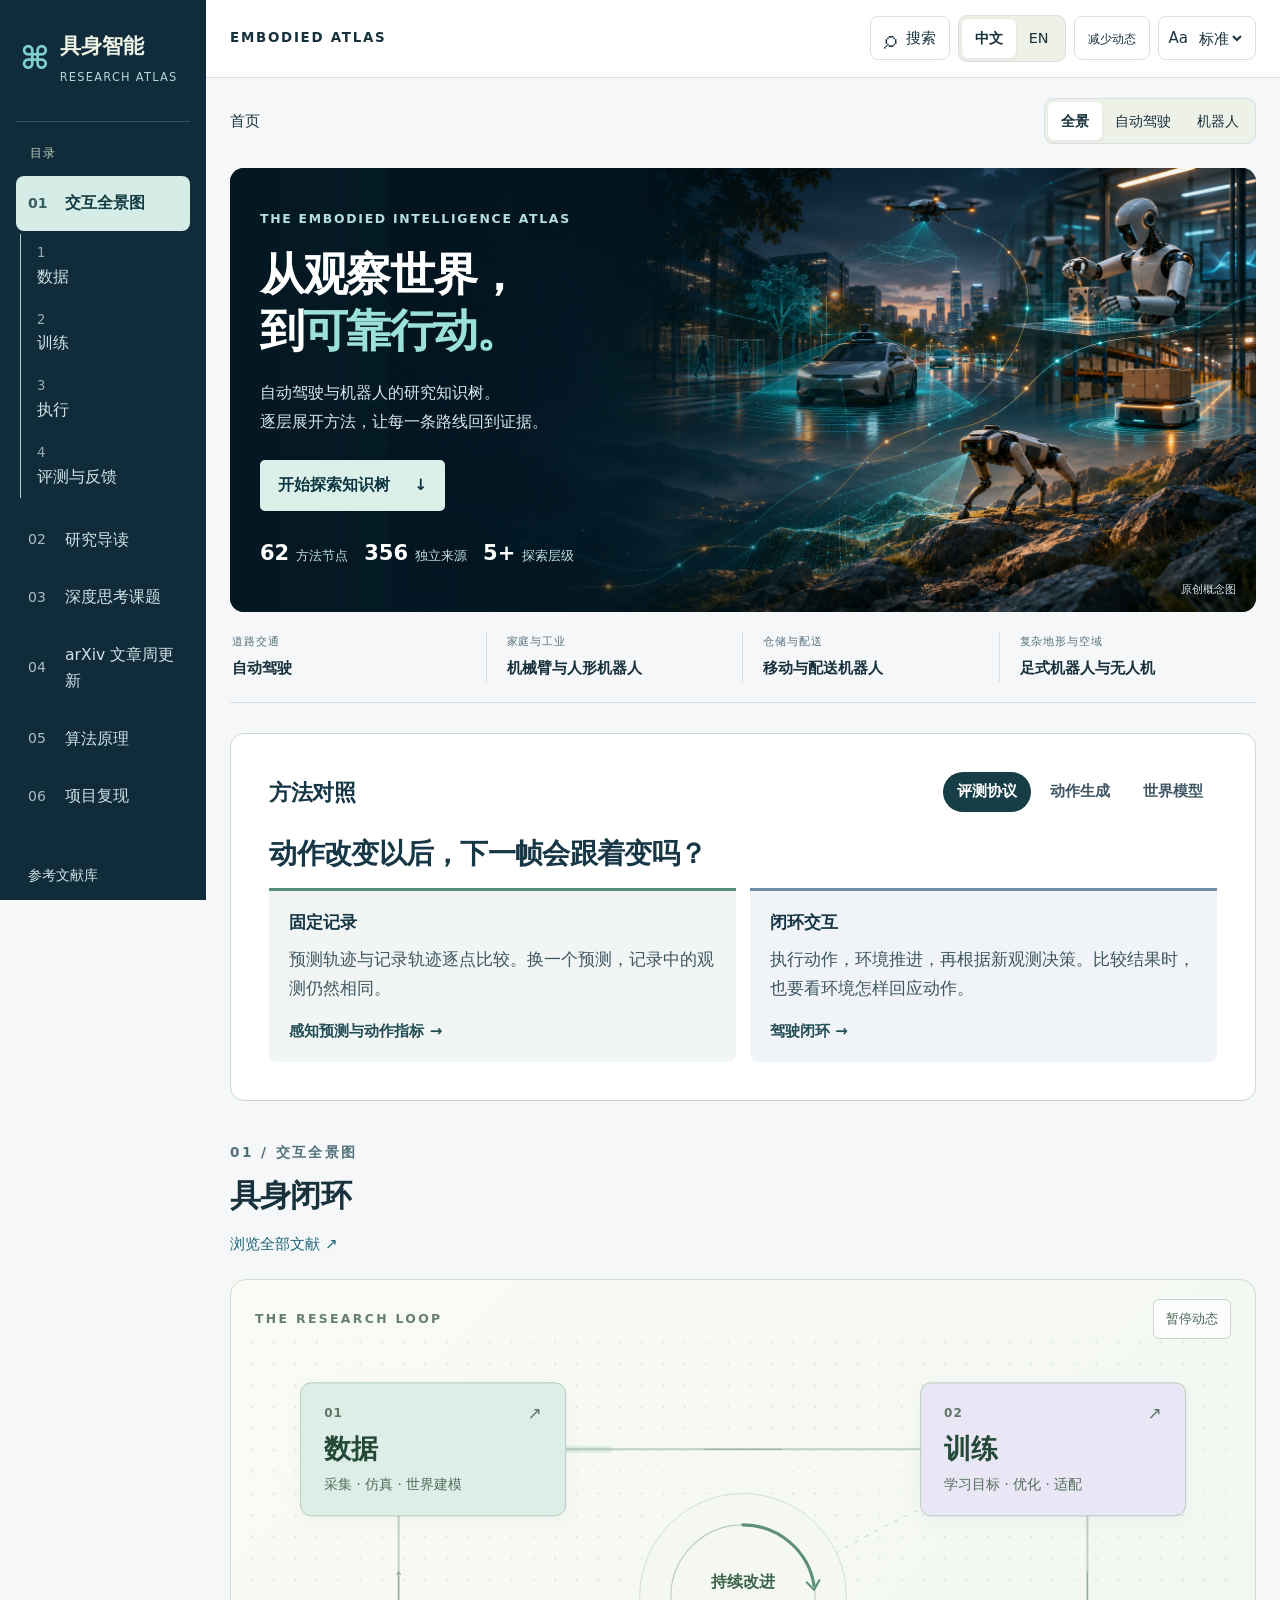
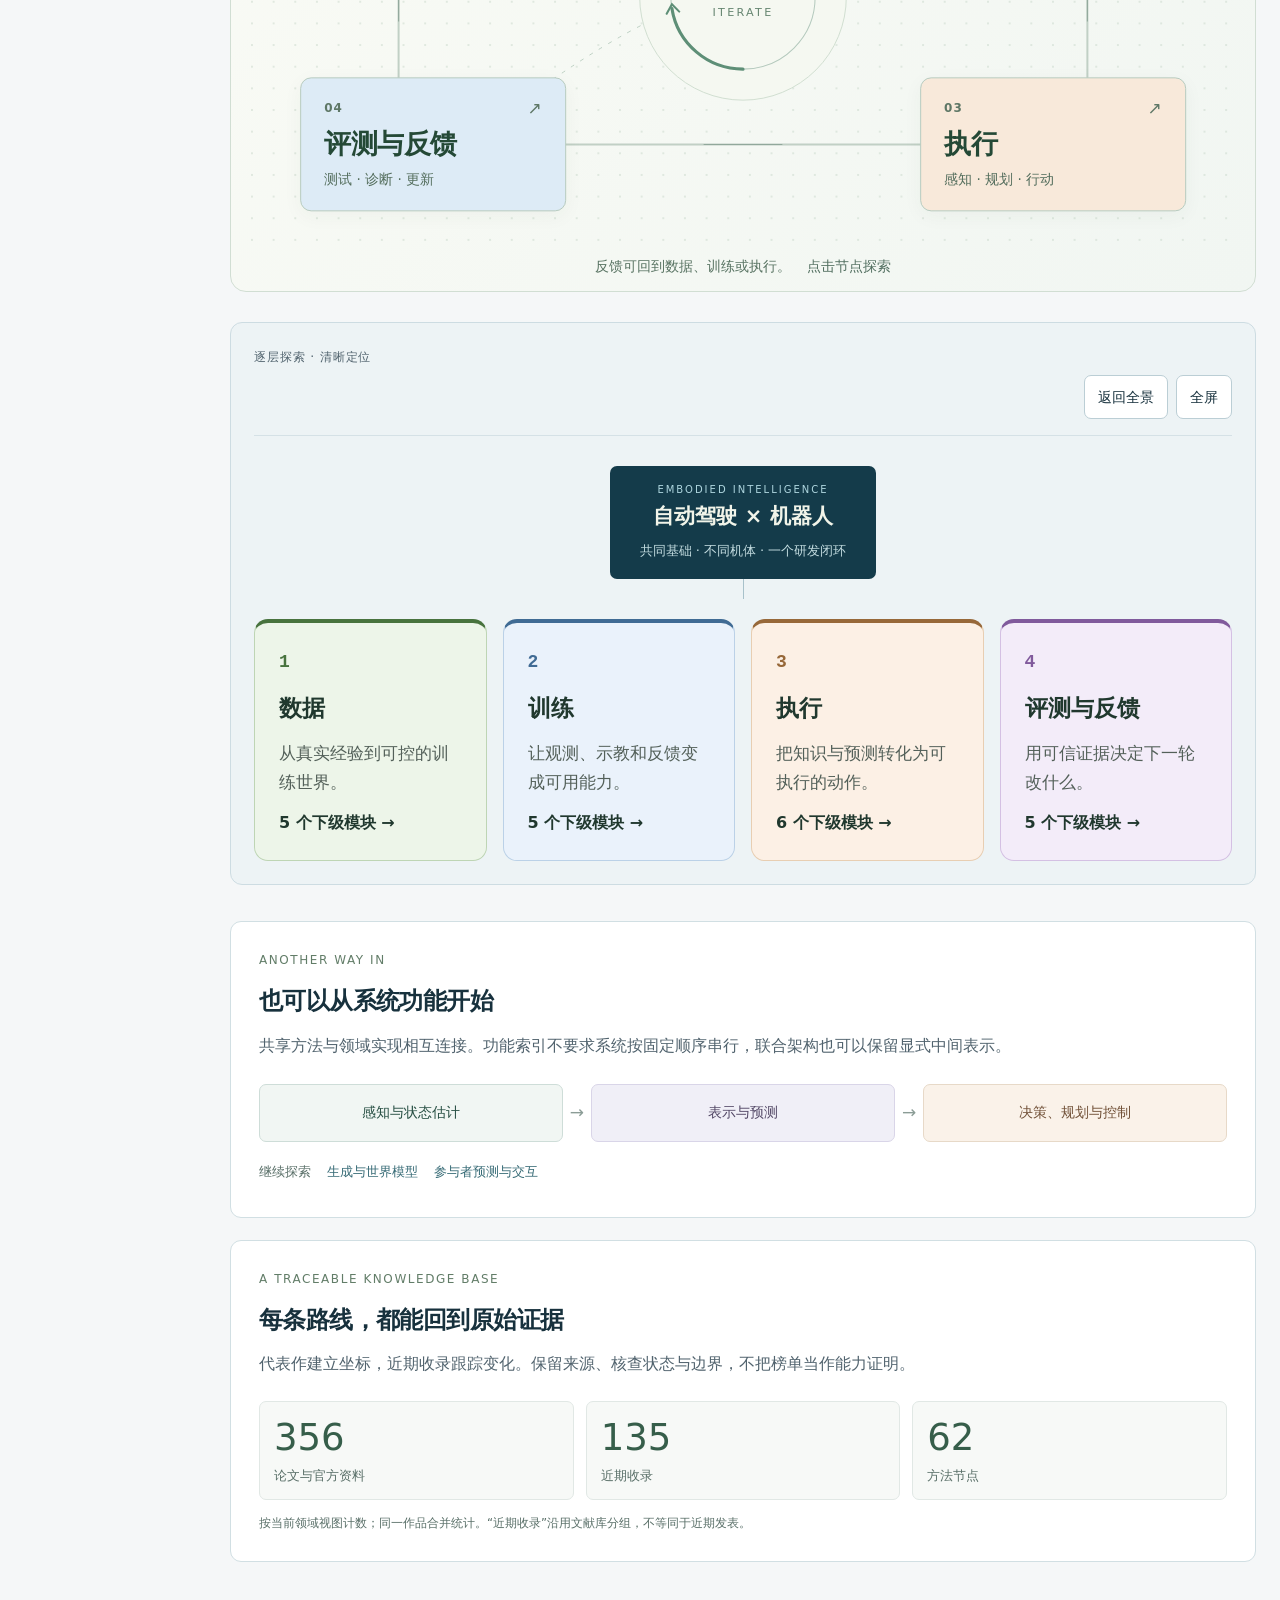
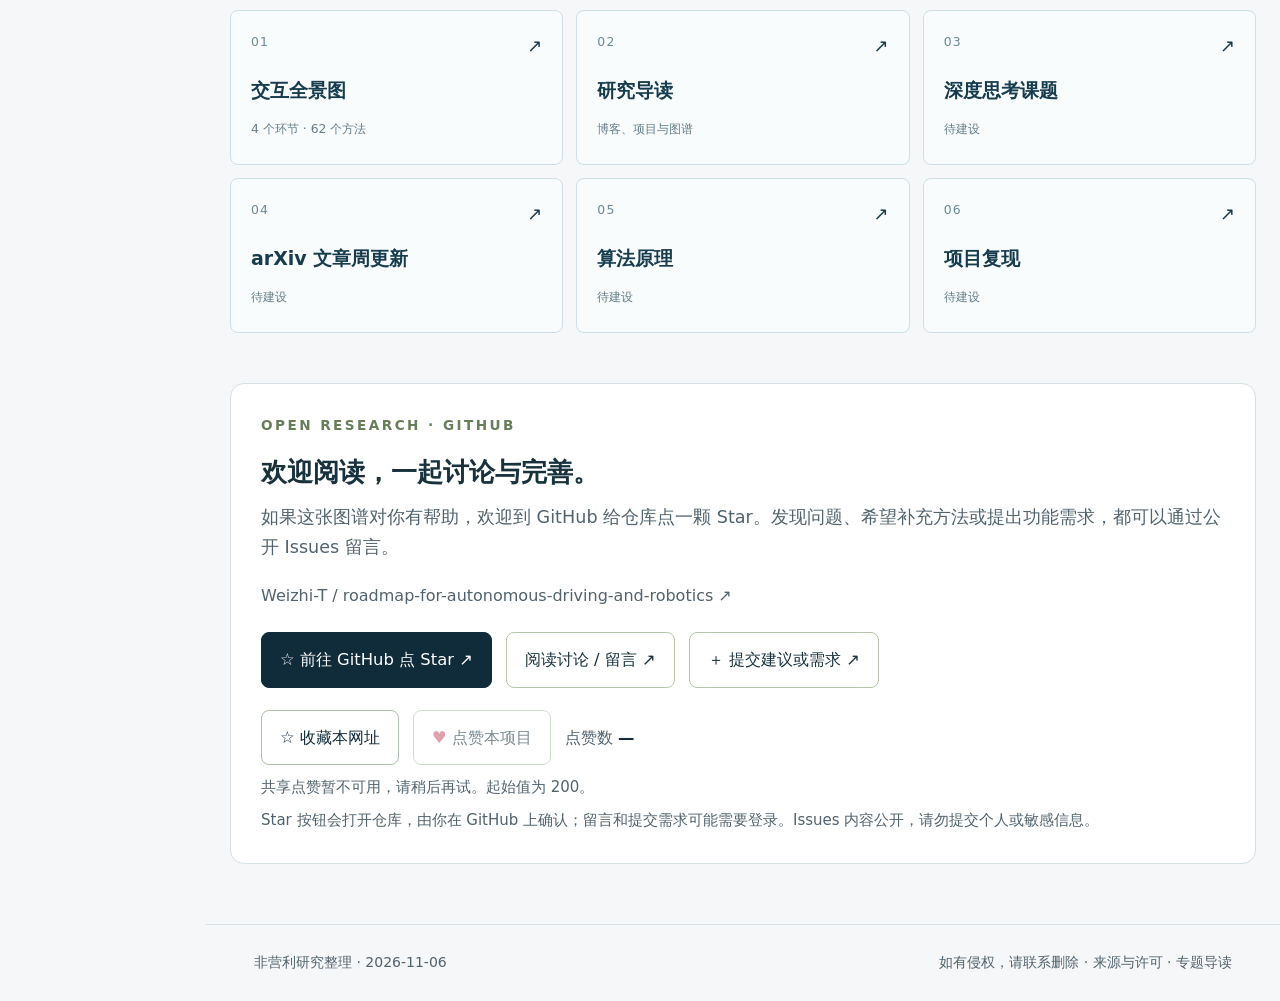
<file: index.html>
<!doctype html>
<html lang="zh-CN">
<head>
<meta charset="utf-8"><meta name="viewport" content="width=device-width,initial-scale=1">
<title>自动驾驶与机器人技术图谱 · Embodied Atlas</title>
<meta name="description" content="自动驾驶、机器人与具身智能的双语研究图谱：数据与仿真、学习、规划控制、安全与闭环评测。A bilingual autonomous driving and robotics roadmap with methods and original research sources.">
<link rel="canonical" href="https://weizhi-t.github.io/roadmap-for-autonomous-driving-and-robotics/">
<link rel="sitemap" type="application/xml" href="https://weizhi-t.github.io/roadmap-for-autonomous-driving-and-robotics/sitemap.xml">
<meta name="theme-color" content="#173d31">
<meta name="google-site-verification" content="IhLDKY6psuSpW4S5P2x_C8K5agW3y_r28biYaSaui_Q" />
<meta property="og:type" content="website">
<meta property="og:site_name" content="Embodied Atlas">
<meta property="og:title" content="自动驾驶与机器人技术图谱 / Autonomous Driving &amp; Robotics Roadmap">
<meta property="og:description" content="中英双语研究图谱：数据、学习、规划控制与评测。Explore methods, evidence and original sources across autonomous driving and robotics.">
<meta property="og:url" content="https://weizhi-t.github.io/roadmap-for-autonomous-driving-and-robotics/">
<meta property="og:image" content="https://weizhi-t.github.io/roadmap-for-autonomous-driving-and-robotics/assets/embodied-world.png">
<meta property="og:image:width" content="1752">
<meta property="og:image:height" content="897">
<meta property="og:image:alt" content="Embodied Atlas: autonomous vehicles and robots across city, industrial, warehouse and outdoor environments.">
<meta property="og:locale" content="zh_CN">
<meta property="og:locale:alternate" content="en_US">
<meta name="twitter:card" content="summary_large_image">
<meta name="twitter:title" content="Autonomous Driving &amp; Robotics Roadmap · Embodied Atlas">
<meta name="twitter:description" content="A bilingual research atlas connecting data, learning, planning, control, safety and evaluation to original research sources.">
<meta name="twitter:image" content="https://weizhi-t.github.io/roadmap-for-autonomous-driving-and-robotics/assets/embodied-world.png">
<meta name="twitter:image:alt" content="Embodied Atlas: autonomous vehicles and robots in connected environments.">
<script type="application/ld+json">{"@context":"https://schema.org","@type":"WebSite","name":"Embodied Atlas","alternateName":["自动驾驶与机器人技术图谱","Autonomous Driving and Robotics Roadmap"],"url":"https://weizhi-t.github.io/roadmap-for-autonomous-driving-and-robotics/","description":"A bilingual research atlas for autonomous driving, robotics and embodied intelligence, with method explanations and original research sources.","inLanguage":["zh-CN","en"]}</script>
<link rel="stylesheet" href="discovery.css?rev=10">
<link rel="stylesheet" href="community-like.css?rev=1">
<noscript><style>.sidebar,.tools,.viewbar,.mobile-menu{display:none!important}.workspace{margin-left:0!important}</style></noscript>
<link rel="stylesheet" href="style.css?rev=9"><script src="data.js?rev=9" defer></script><script src="app.js?rev=12" defer></script><script src="community-like.js?rev=3" defer></script>
<link rel="stylesheet" href="navigation-v3.css?rev=10"><script src="navigation-v3.js?rev=10" defer></script>
</head>
<body>
<a class="skip" href="#main" id="skip">跳到主要内容</a>
<aside class="sidebar" id="sidebar"></aside>
<div class="workspace">
<header class="topbar"><button class="icon-button mobile-menu" id="menuToggle" aria-expanded="false">☰</button><a href="#home" class="topbrand">EMBODIED ATLAS<span> / 2026</span></a><div class="tools"><button id="openSearch" class="tool-button"><span aria-hidden="true">⌕</span><span id="searchLabel"></span><kbd>/</kbd></button><div class="segmented language" role="group" id="languageGroup"><button data-lang="zh" lang="zh-CN">中文</button><button data-lang="en" lang="en">EN</button></div><button id="motionToggle" class="tool-button motion-control" aria-pressed="false"></button><label class="font-control"><span aria-hidden="true">Aa</span><select id="fontSize"></select></label></div></header>
<div class="viewbar"><nav class="breadcrumbs" id="breadcrumbs"></nav><div class="segmented domain" id="domainGroup" role="group"></div></div>
<main id="main" tabindex="-1"><!-- generated:atlas-summary:start -->
<section class="crawl-summary" aria-labelledby="atlas-summary-title">
<p class="eyebrow">EMBODIED ATLAS</p>
<h1 id="atlas-summary-title">自动驾驶与机器人技术图谱 <span lang="en">/ Autonomous Driving &amp; Robotics Roadmap</span></h1>
<p>面向自动驾驶、机器人与具身智能的中英双语研究知识图谱。从数据与环境、建模与学习，到在线决策与控制、验证与反馈，连接方法解释、技术分支和原始论文。</p>
<p lang="en">A bilingual research atlas for autonomous driving, robotics and embodied intelligence. Explore data and simulation, representation and policy learning, planning and control, safety, and closed-loop evaluation, with explanations and links to original research.</p>
<h2>专题导读 <span lang="en">/ Reading guides</span></h2>
<ul><li><a href="guides/data/">数据与环境 <span lang="en">/ Data and Environments</span></a></li>
<li><a href="guides/training/">建模与学习 <span lang="en">/ Modeling and Learning</span></a></li>
<li><a href="guides/execution/">在线决策与控制 <span lang="en">/ Online Decision-Making and Control</span></a></li>
<li><a href="guides/feedback/">验证、诊断与更新 <span lang="en">/ Validation, Diagnosis, and Updates</span></a></li></ul>
<p>交互图谱加载后可切换中文与英文、搜索方法、逐层展开知识树。无需脚本的阅读可从以上导读开始。</p>
<p lang="en">When the interactive atlas loads, switch language, search methods and unfold the knowledge tree. The guides above remain readable without JavaScript.</p>
<p><a href="https://github.com/Weizhi-T/roadmap-for-autonomous-driving-and-robotics">GitHub 仓库 / Repository</a> · <a href="https://github.com/Weizhi-T/roadmap-for-autonomous-driving-and-robotics/issues">讨论与建议 / Discussion &amp; suggestions</a></p>
</section>
<!-- generated:atlas-summary:end --></main>
<footer id="footer"></footer>
</div>
<dialog id="searchDialog" aria-labelledby="searchTitle"><div class="dialog-head"><h2 id="searchTitle"></h2><button id="closeSearch" class="icon-button">×</button></div><input id="searchInput" type="search" autocomplete="off"><div class="search-meta" id="searchMeta" role="status" aria-live="polite"></div><div id="searchResults"></div><div class="search-foot" id="searchFoot"></div></dialog>
<dialog id="mediaDialog" aria-labelledby="mediaImageCaption">
  <div class="figure-dialog-head"><p id="mediaImageCaption"></p><button id="figureZoom" type="button" aria-controls="figureViewport">放大细节</button><button id="closeMedia" class="icon-button" aria-label="关闭图片">×</button></div>
  <div id="figureViewport" tabindex="-1" role="region" aria-labelledby="mediaImageCaption"><img id="mediaImage" alt="" referrerpolicy="no-referrer"></div>
  <div class="figure-original"><span id="figureStatus" role="status"></span><a id="figureOriginal" target="_blank" rel="noopener noreferrer" hidden></a></div>
</dialog>
<div class="sr-only" id="announcer" role="status" aria-live="polite"></div>
</body></html>
</file>
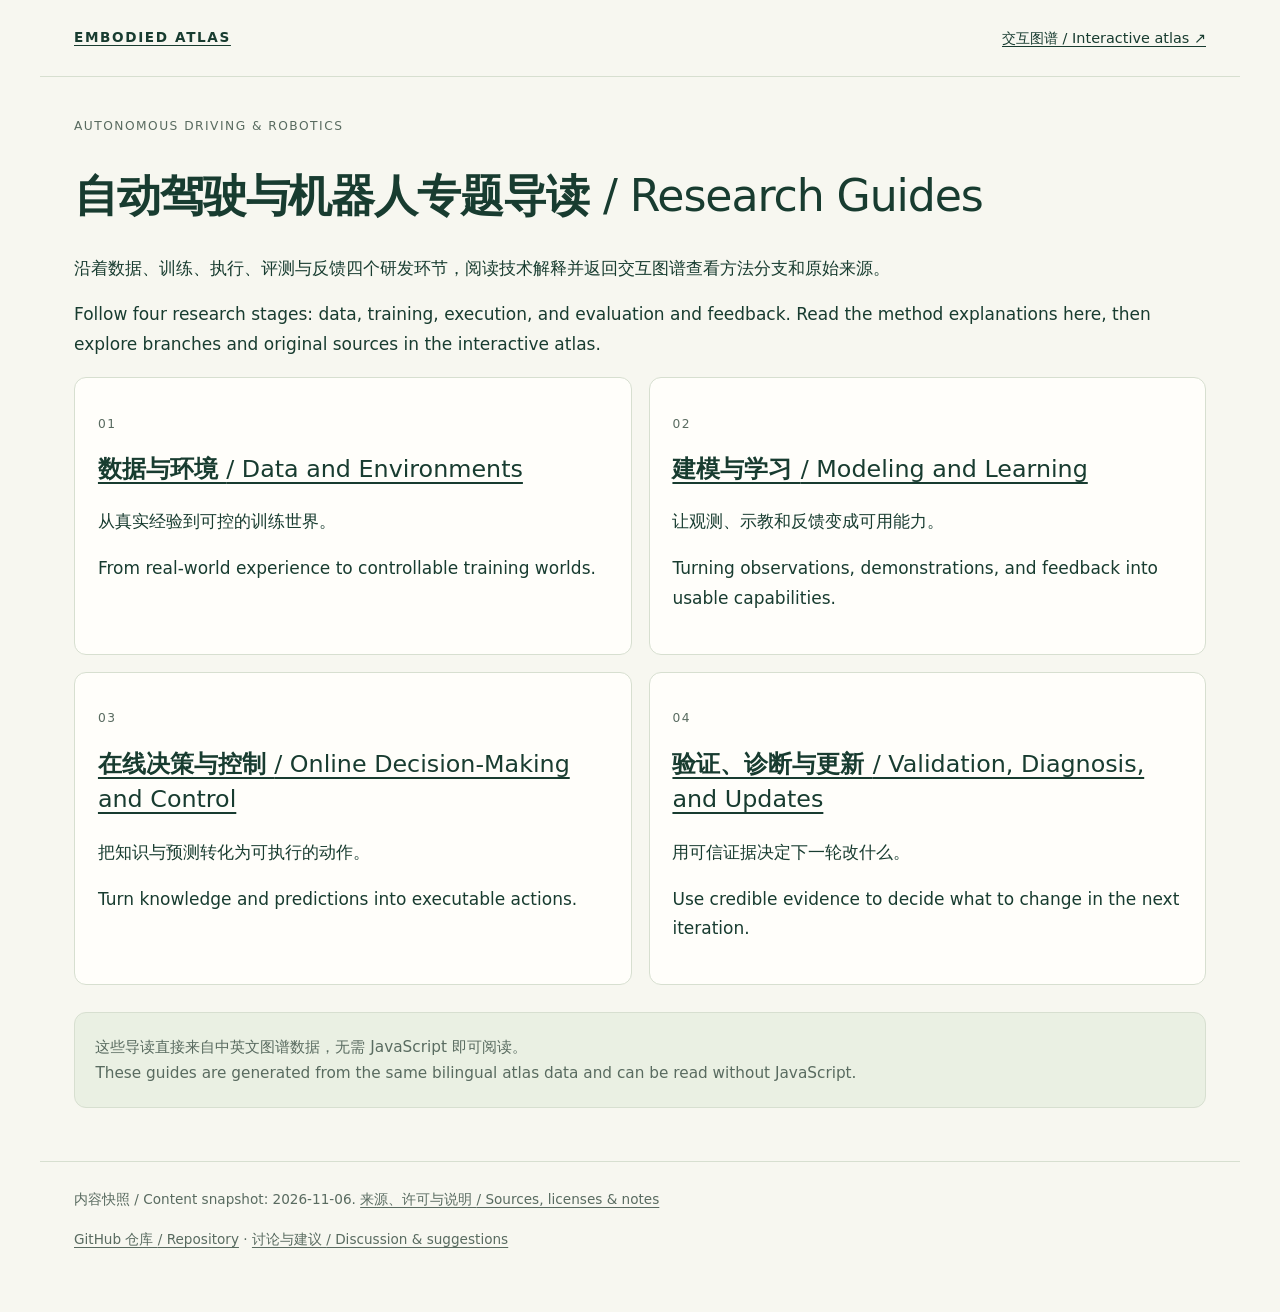
<file: guides/index.html>
<!doctype html>
<html lang="zh-CN">
<head>
<meta charset="utf-8">
<meta name="viewport" content="width=device-width,initial-scale=1">
<title>自动驾驶与机器人专题导读 / Research Guides · Embodied Atlas</title>
<meta name="description" content="按数据、训练、执行、评测与反馈阅读自动驾驶与机器人技术。Bilingual guides to data, learning, decision-making, control and evaluation.">
<link rel="canonical" href="https://weizhi-t.github.io/roadmap-for-autonomous-driving-and-robotics/guides/">
<link rel="sitemap" type="application/xml" href="https://weizhi-t.github.io/roadmap-for-autonomous-driving-and-robotics/sitemap.xml">
<meta name="theme-color" content="#173d31">
<meta property="og:type" content="website">
<meta property="og:site_name" content="Embodied Atlas">
<meta property="og:title" content="自动驾驶与机器人专题导读 / Research Guides · Embodied Atlas">
<meta property="og:description" content="按数据、训练、执行、评测与反馈阅读自动驾驶与机器人技术。Bilingual guides to data, learning, decision-making, control and evaluation.">
<meta property="og:url" content="https://weizhi-t.github.io/roadmap-for-autonomous-driving-and-robotics/guides/">
<meta name="twitter:card" content="summary">
<link rel="stylesheet" href="style.css">
<script type="application/ld+json">{"@context":"https://schema.org","@type":"CollectionPage","name":"自动驾驶与机器人专题导读 / Research Guides · Embodied Atlas","description":"按数据、训练、执行、评测与反馈阅读自动驾驶与机器人技术。Bilingual guides to data, learning, decision-making, control and evaluation.","url":"https://weizhi-t.github.io/roadmap-for-autonomous-driving-and-robotics/guides/","inLanguage":["zh-CN","en"],"isPartOf":{"@type":"WebSite","name":"Embodied Atlas","url":"https://weizhi-t.github.io/roadmap-for-autonomous-driving-and-robotics/"}}</script>
</head>
<body><a class="skip" href="#main">跳到正文 / Skip to content</a><header><a href="../">EMBODIED ATLAS</a><nav aria-label="主导航 / Main navigation"><a href="../#home">交互图谱 / Interactive atlas ↗</a></nav></header>
<main id="main"><p class="eyebrow">AUTONOMOUS DRIVING &amp; ROBOTICS</p><h1>自动驾驶与机器人专题导读 <span lang="en">/ Research Guides</span></h1>
<p>沿着数据、训练、执行、评测与反馈四个研发环节，阅读技术解释并返回交互图谱查看方法分支和原始来源。</p><p lang="en">Follow four research stages: data, training, execution, and evaluation and feedback. Read the method explanations here, then explore branches and original sources in the interactive atlas.</p>
<div class="guide-grid"><article><p class="eyebrow">01</p><h2><a href="data/">数据与环境 <span lang="en">/ Data and Environments</span></a></h2><p>从真实经验到可控的训练世界。</p><p lang="en">From real-world experience to controllable training worlds.</p></article>
<article><p class="eyebrow">02</p><h2><a href="training/">建模与学习 <span lang="en">/ Modeling and Learning</span></a></h2><p>让观测、示教和反馈变成可用能力。</p><p lang="en">Turning observations, demonstrations, and feedback into usable capabilities.</p></article>
<article><p class="eyebrow">03</p><h2><a href="execution/">在线决策与控制 <span lang="en">/ Online Decision-Making and Control</span></a></h2><p>把知识与预测转化为可执行的动作。</p><p lang="en">Turn knowledge and predictions into executable actions.</p></article>
<article><p class="eyebrow">04</p><h2><a href="feedback/">验证、诊断与更新 <span lang="en">/ Validation, Diagnosis, and Updates</span></a></h2><p>用可信证据决定下一轮改什么。</p><p lang="en">Use credible evidence to decide what to change in the next iteration.</p></article></div>
<p class="note">这些导读直接来自中英文图谱数据，无需 JavaScript 即可阅读。<br><span lang="en">These guides are generated from the same bilingual atlas data and can be read without JavaScript.</span></p></main><footer><p>内容快照 <span lang="en">/ Content snapshot</span>: 2026-11-06. <a href="../#guide">来源、许可与说明 <span lang="en">/ Sources, licenses &amp; notes</span></a></p><p><a href="https://github.com/Weizhi-T/roadmap-for-autonomous-driving-and-robotics">GitHub 仓库 <span lang="en">/ Repository</span></a> · <a href="https://github.com/Weizhi-T/roadmap-for-autonomous-driving-and-robotics/issues">讨论与建议 <span lang="en">/ Discussion &amp; suggestions</span></a></p></footer></body></html>
</file>
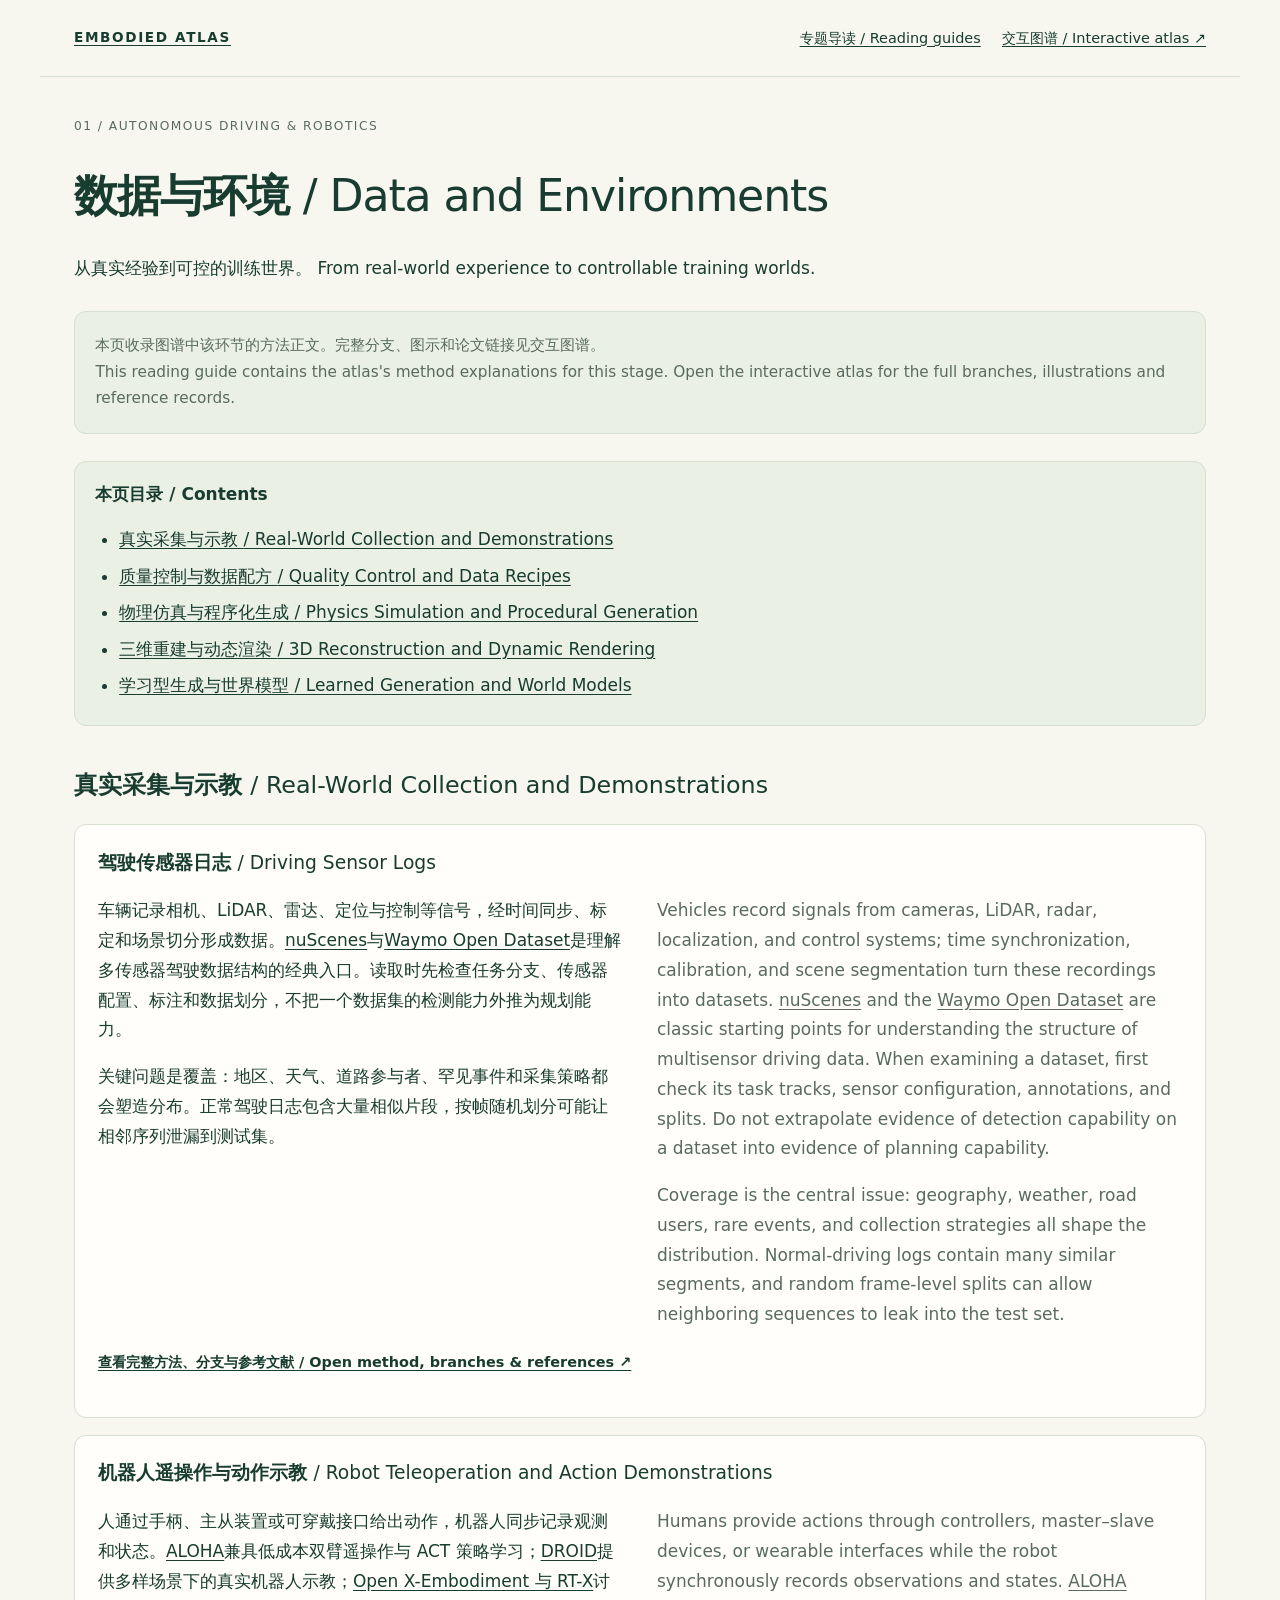
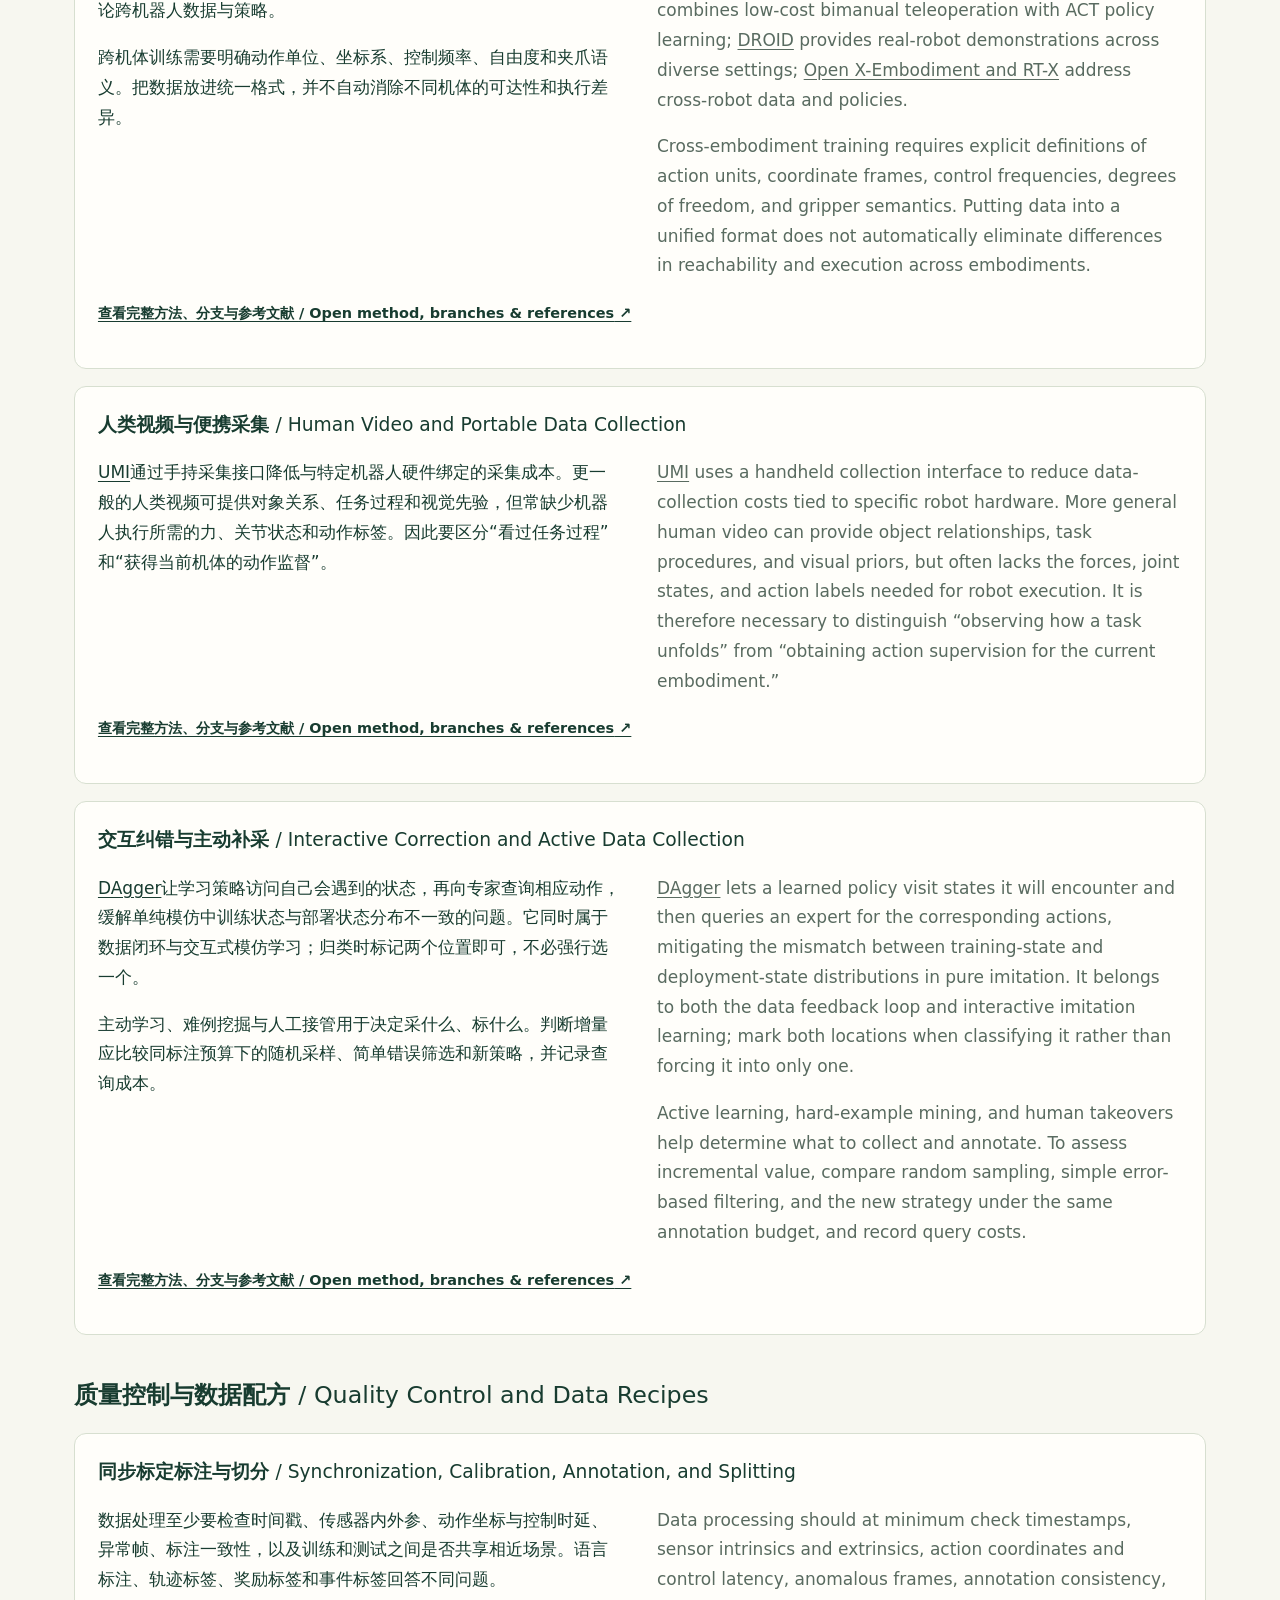
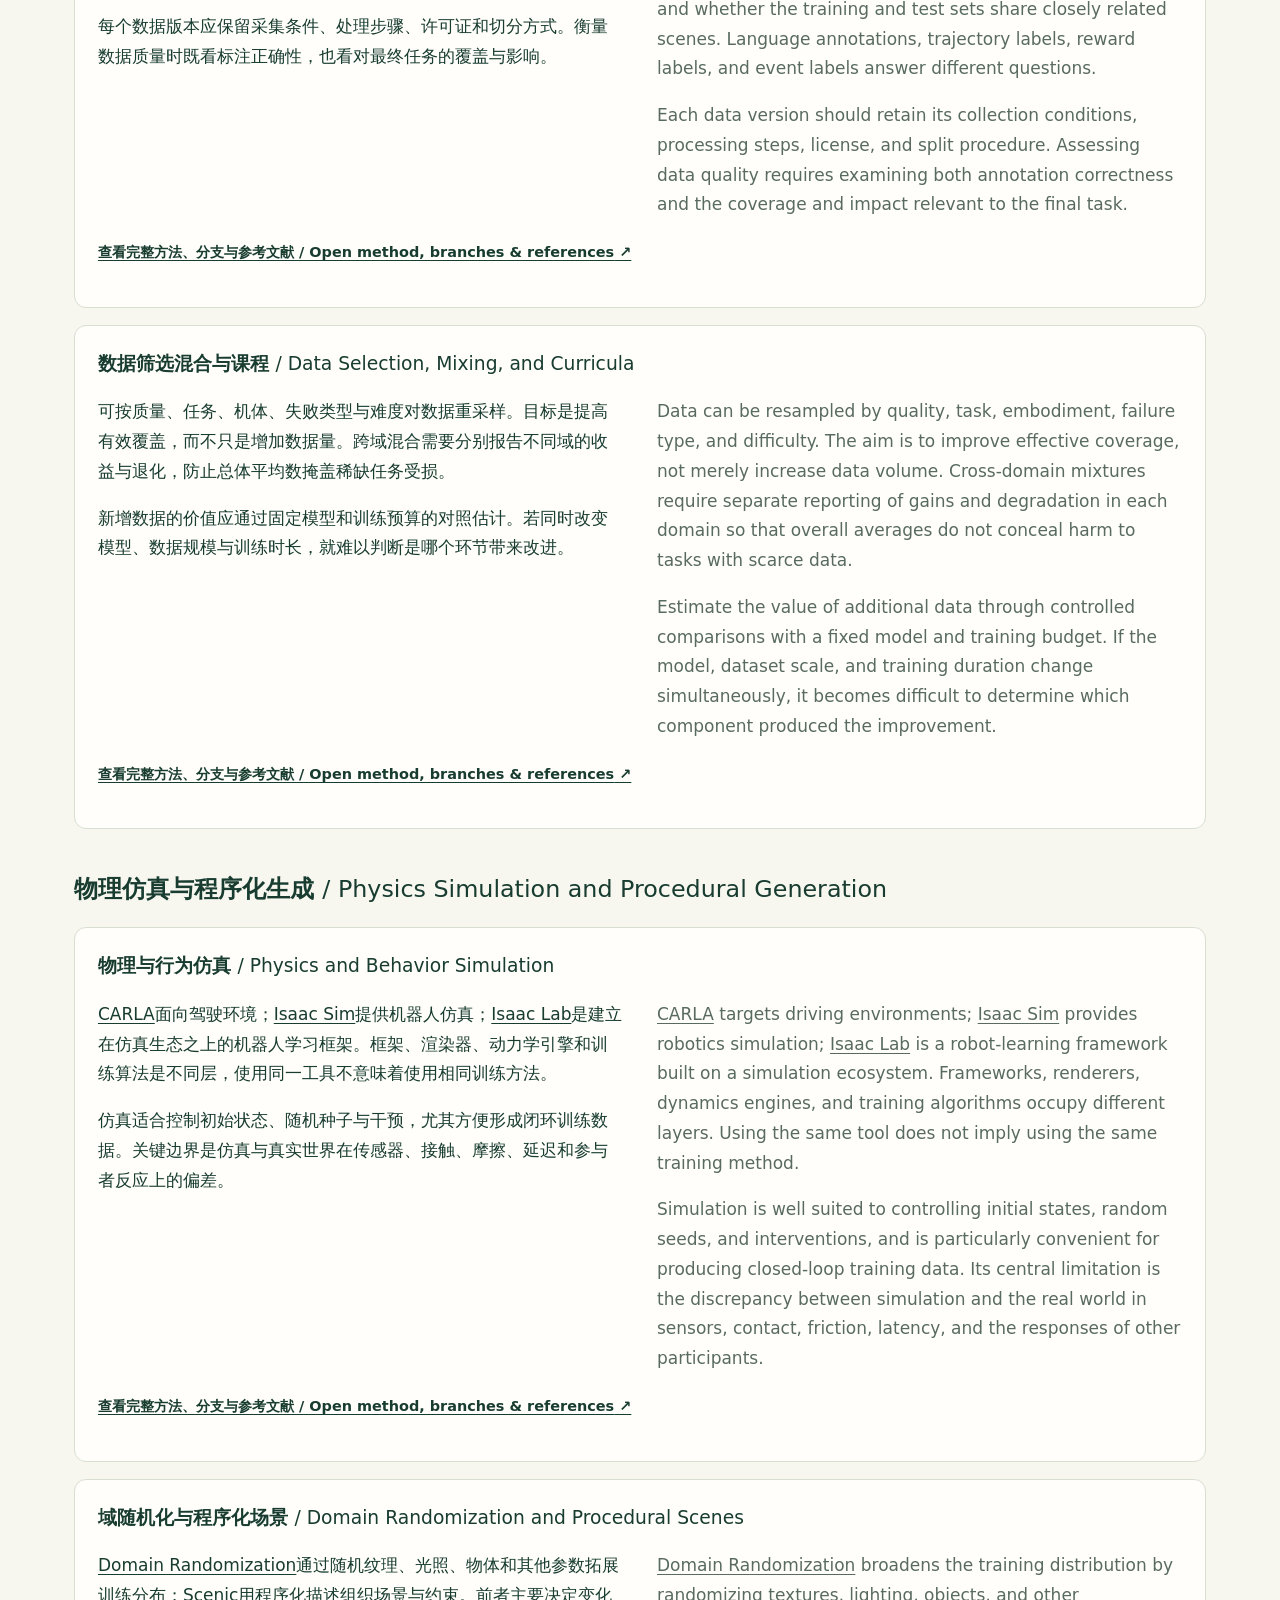
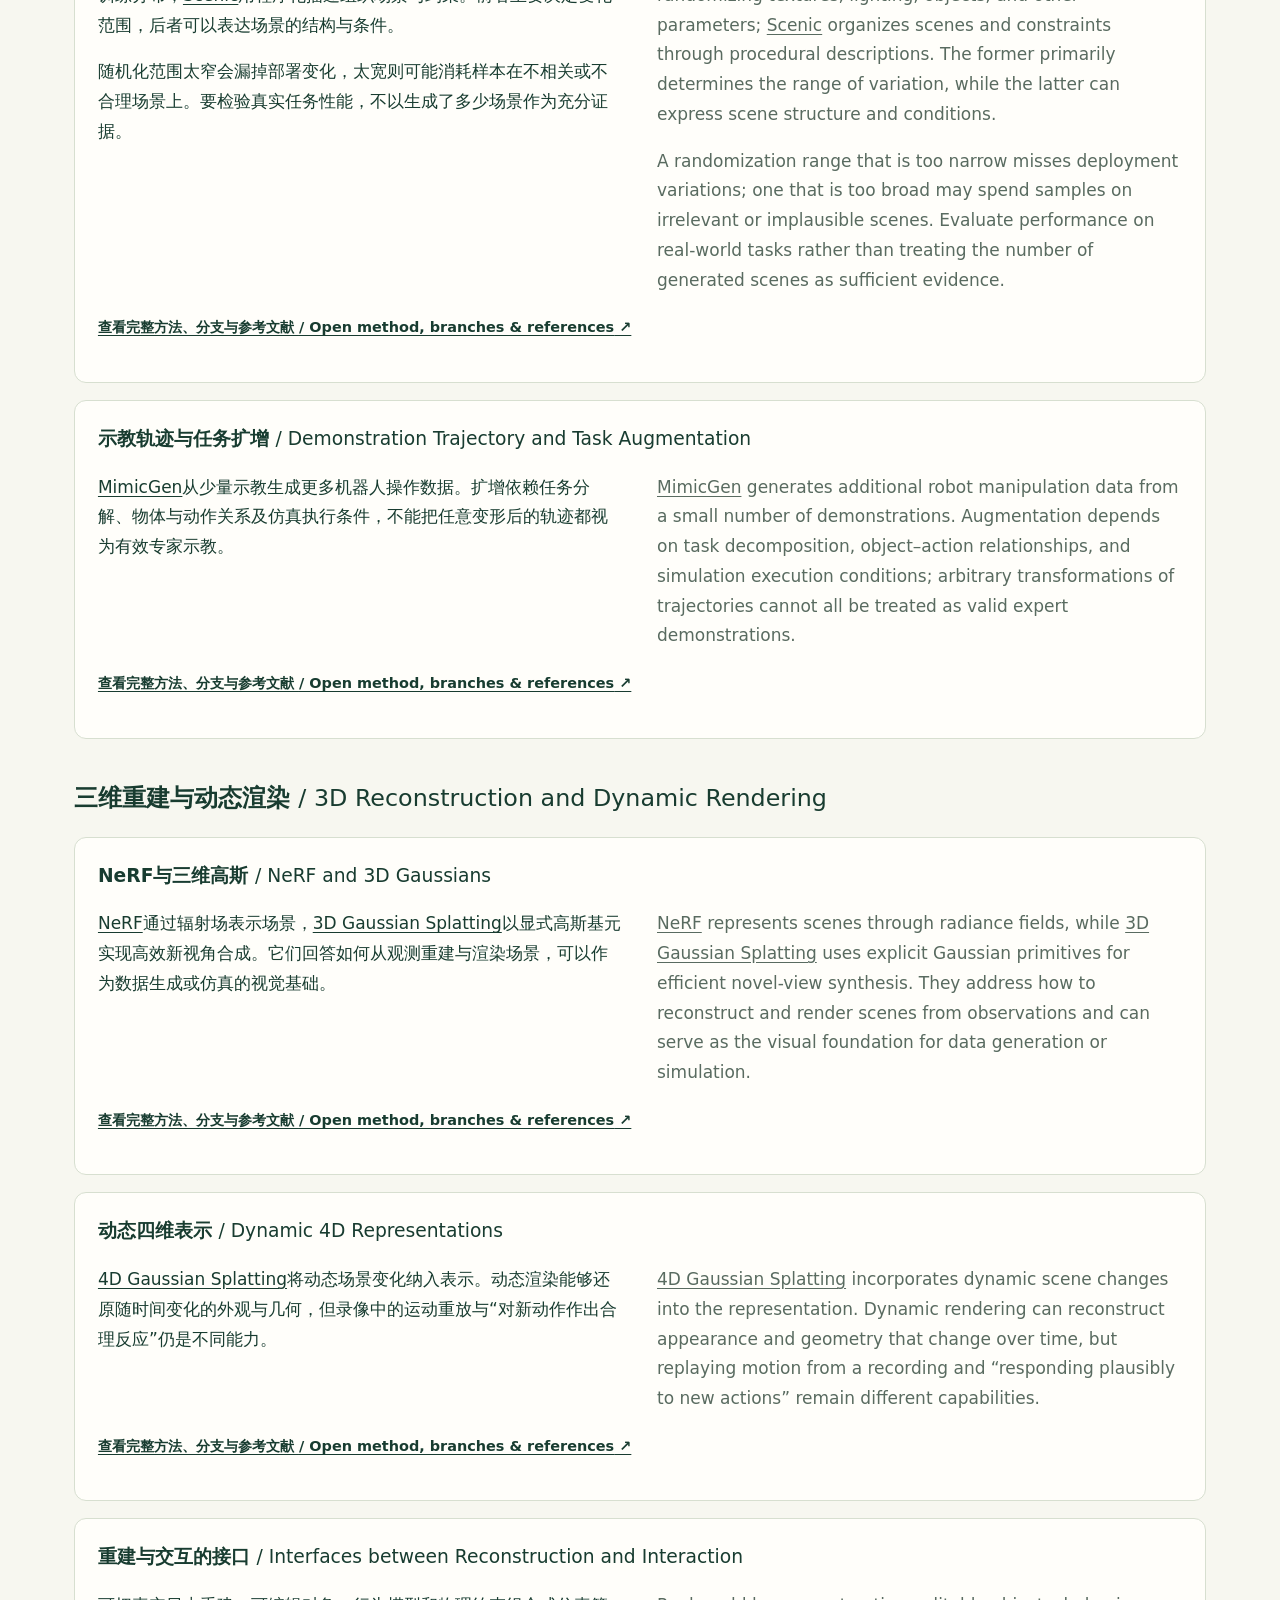
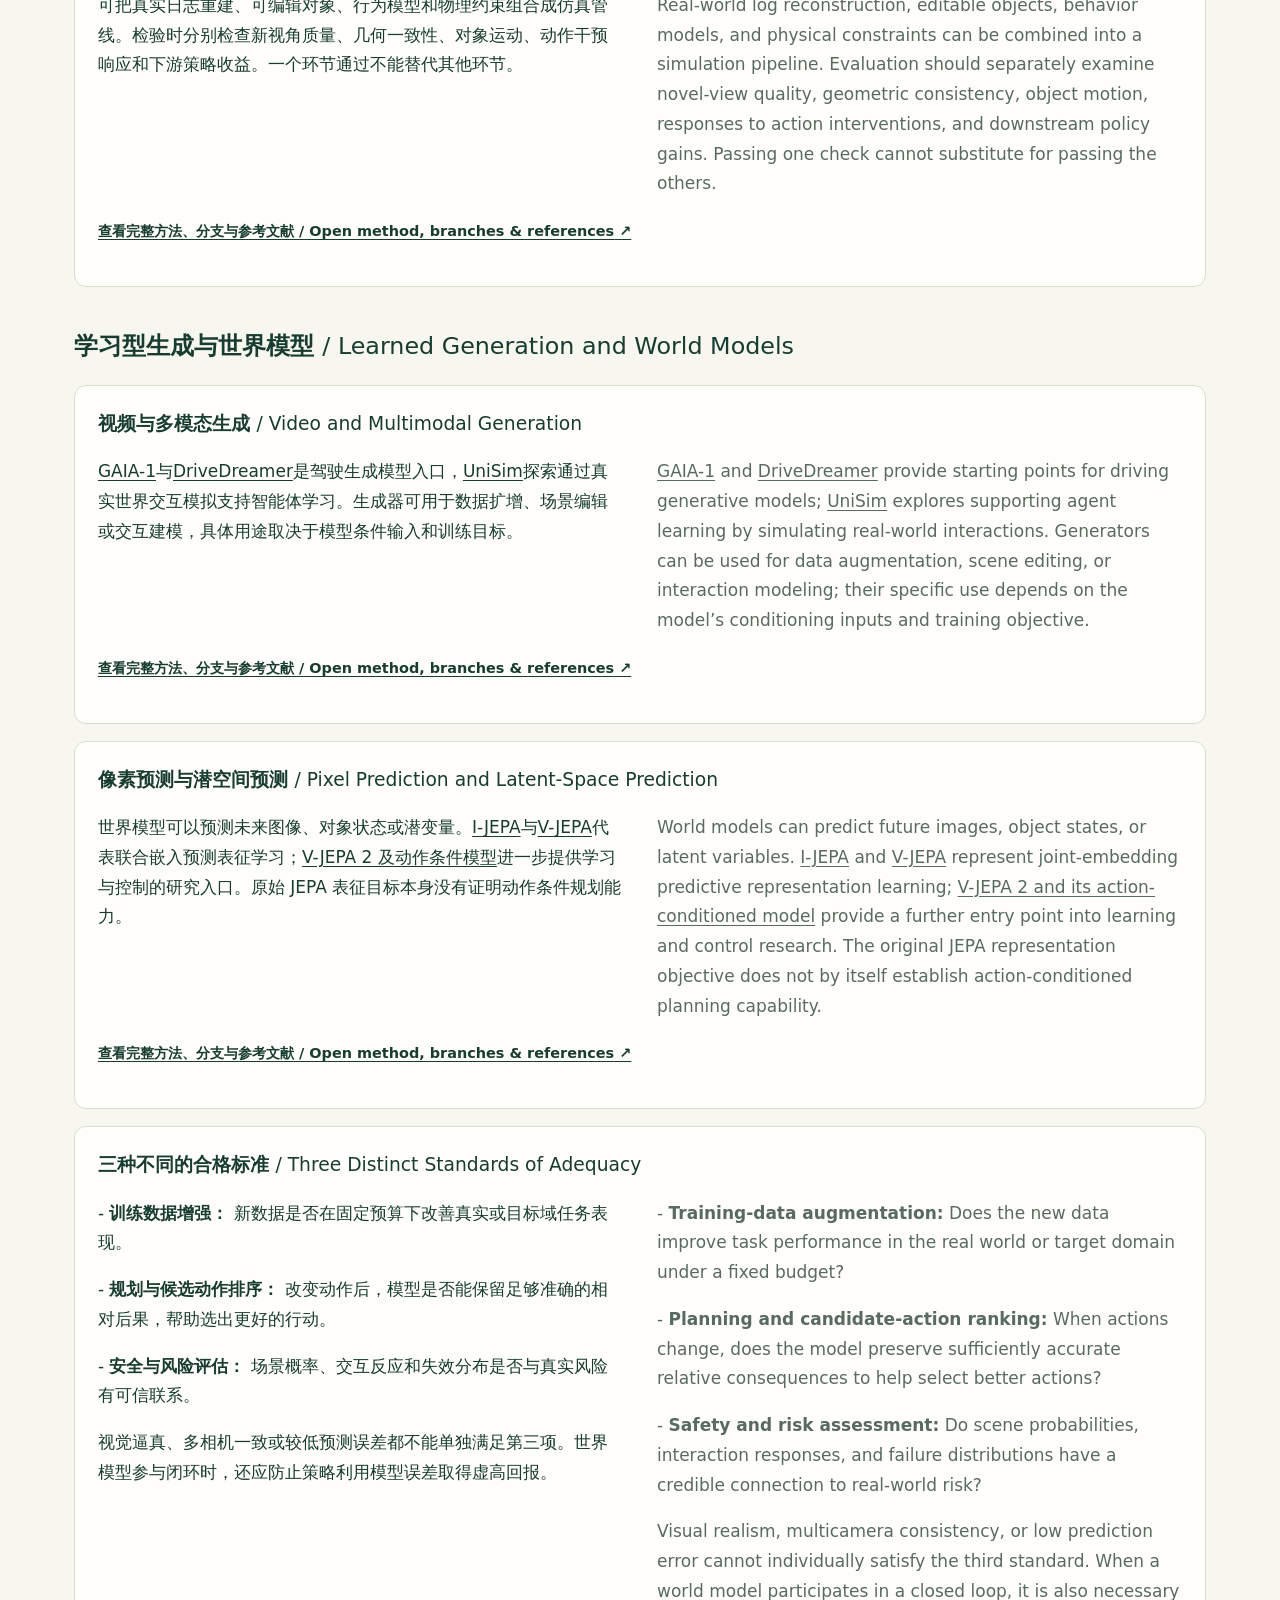
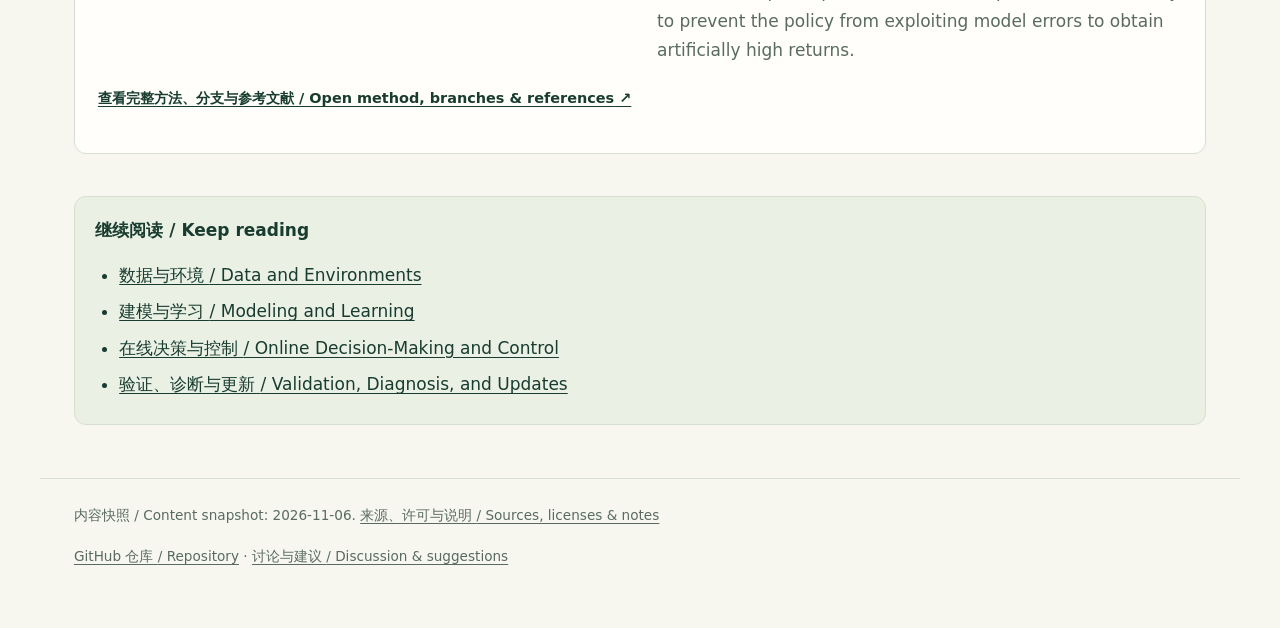
<file: guides/data/index.html>
<!doctype html>
<html lang="zh-CN">
<head>
<meta charset="utf-8">
<meta name="viewport" content="width=device-width,initial-scale=1">
<title>数据与环境 / Data and Environments · Embodied Atlas</title>
<meta name="description" content="从真实经验到可控的训练世界。 From real-world experience to controllable training worlds. 自动驾驶与机器人 / Autonomous driving and robotics.">
<link rel="canonical" href="https://weizhi-t.github.io/roadmap-for-autonomous-driving-and-robotics/guides/data/">
<link rel="sitemap" type="application/xml" href="https://weizhi-t.github.io/roadmap-for-autonomous-driving-and-robotics/sitemap.xml">
<meta name="theme-color" content="#173d31">
<meta property="og:type" content="website">
<meta property="og:site_name" content="Embodied Atlas">
<meta property="og:title" content="数据与环境 / Data and Environments · Embodied Atlas">
<meta property="og:description" content="从真实经验到可控的训练世界。 From real-world experience to controllable training worlds. 自动驾驶与机器人 / Autonomous driving and robotics.">
<meta property="og:url" content="https://weizhi-t.github.io/roadmap-for-autonomous-driving-and-robotics/guides/data/">
<meta name="twitter:card" content="summary">
<link rel="stylesheet" href="../style.css">
<script type="application/ld+json">{"@context":"https://schema.org","@type":"CollectionPage","name":"数据与环境 / Data and Environments · Embodied Atlas","description":"从真实经验到可控的训练世界。 From real-world experience to controllable training worlds. 自动驾驶与机器人 / Autonomous driving and robotics.","url":"https://weizhi-t.github.io/roadmap-for-autonomous-driving-and-robotics/guides/data/","inLanguage":["zh-CN","en"],"isPartOf":{"@type":"WebSite","name":"Embodied Atlas","url":"https://weizhi-t.github.io/roadmap-for-autonomous-driving-and-robotics/"}}</script>
</head>
<body><a class="skip" href="#main">跳到正文 / Skip to content</a>
<header><a href="../../">EMBODIED ATLAS</a><nav aria-label="主导航 / Main navigation"><a href="../">专题导读 / Reading guides</a><a href="../../#stage/data">交互图谱 / Interactive atlas ↗</a></nav></header>
<main id="main"><p class="eyebrow">01 / AUTONOMOUS DRIVING &amp; ROBOTICS</p><h1>数据与环境 <span lang="en">/ Data and Environments</span></h1>
<p>从真实经验到可控的训练世界。 <span lang="en">From real-world experience to controllable training worlds.</span></p>
<p class="note">本页收录图谱中该环节的方法正文。完整分支、图示和论文链接见交互图谱。<br><span lang="en">This reading guide contains the atlas's method explanations for this stage. Open the interactive atlas for the full branches, illustrations and reference records.</span></p>
<nav class="contents" aria-label="本页目录 / On this page"><h2>本页目录 / Contents</h2><ul><li><a href="#category-1a">真实采集与示教 <span lang="en">/ Real-World Collection and Demonstrations</span></a></li>
<li><a href="#category-1b">质量控制与数据配方 <span lang="en">/ Quality Control and Data Recipes</span></a></li>
<li><a href="#category-1c">物理仿真与程序化生成 <span lang="en">/ Physics Simulation and Procedural Generation</span></a></li>
<li><a href="#category-1d">三维重建与动态渲染 <span lang="en">/ 3D Reconstruction and Dynamic Rendering</span></a></li>
<li><a href="#category-1e">学习型生成与世界模型 <span lang="en">/ Learned Generation and World Models</span></a></li></ul></nav>
<section id="category-1a"><h2>真实采集与示教 <span lang="en">/ Real-World Collection and Demonstrations</span></h2><article id="method-1a-1"><h3>驾驶传感器日志 <span lang="en">/ Driving Sensor Logs</span></h3>
<div class="parallel"><div lang="zh-CN"><p>车辆记录相机、LiDAR、雷达、定位与控制等信号，经时间同步、标定和场景切分形成数据。<a href="https://openaccess.thecvf.com/content_CVPR_2020/papers/Caesar_nuScenes_A_Multimodal_Dataset_for_Autonomous_Driving_CVPR_2020_paper.pdf" rel="noopener noreferrer">nuScenes</a>与<a href="https://github.com/waymo-research/waymo-open-dataset" rel="noopener noreferrer">Waymo Open Dataset</a>是理解多传感器驾驶数据结构的经典入口。读取时先检查任务分支、传感器配置、标注和数据划分，不把一个数据集的检测能力外推为规划能力。</p>
<p>关键问题是覆盖：地区、天气、道路参与者、罕见事件和采集策略都会塑造分布。正常驾驶日志包含大量相似片段，按帧随机划分可能让相邻序列泄漏到测试集。</p></div><div lang="en"><p>Vehicles record signals from cameras, LiDAR, radar, localization, and control systems; time synchronization, calibration, and scene segmentation turn these recordings into datasets. <a href="https://openaccess.thecvf.com/content_CVPR_2020/papers/Caesar_nuScenes_A_Multimodal_Dataset_for_Autonomous_Driving_CVPR_2020_paper.pdf" rel="noopener noreferrer">nuScenes</a> and the <a href="https://github.com/waymo-research/waymo-open-dataset" rel="noopener noreferrer">Waymo Open Dataset</a> are classic starting points for understanding the structure of multisensor driving data. When examining a dataset, first check its task tracks, sensor configuration, annotations, and splits. Do not extrapolate evidence of detection capability on a dataset into evidence of planning capability.</p>
<p>Coverage is the central issue: geography, weather, road users, rare events, and collection strategies all shape the distribution. Normal-driving logs contain many similar segments, and random frame-level splits can allow neighboring sequences to leak into the test set.</p></div></div>
<p><a class="action" href="../../#node/1a-1">查看完整方法、分支与参考文献 <span lang="en">/ Open method, branches &amp; references</span> ↗</a></p></article>
<article id="method-1a-2"><h3>机器人遥操作与动作示教 <span lang="en">/ Robot Teleoperation and Action Demonstrations</span></h3>
<div class="parallel"><div lang="zh-CN"><p>人通过手柄、主从装置或可穿戴接口给出动作，机器人同步记录观测和状态。<a href="https://tonyzhaozh.github.io/aloha/" rel="noopener noreferrer">ALOHA</a>兼具低成本双臂遥操作与 ACT 策略学习；<a href="https://droid-dataset.github.io/" rel="noopener noreferrer">DROID</a>提供多样场景下的真实机器人示教；<a href="https://robotics-transformer-x.github.io/" rel="noopener noreferrer">Open X-Embodiment 与 RT-X</a>讨论跨机器人数据与策略。</p>
<p>跨机体训练需要明确动作单位、坐标系、控制频率、自由度和夹爪语义。把数据放进统一格式，并不自动消除不同机体的可达性和执行差异。</p></div><div lang="en"><p>Humans provide actions through controllers, master–slave devices, or wearable interfaces while the robot synchronously records observations and states. <a href="https://tonyzhaozh.github.io/aloha/" rel="noopener noreferrer">ALOHA</a> combines low-cost bimanual teleoperation with ACT policy learning; <a href="https://droid-dataset.github.io/" rel="noopener noreferrer">DROID</a> provides real-robot demonstrations across diverse settings; <a href="https://robotics-transformer-x.github.io/" rel="noopener noreferrer">Open X-Embodiment and RT-X</a> address cross-robot data and policies.</p>
<p>Cross-embodiment training requires explicit definitions of action units, coordinate frames, control frequencies, degrees of freedom, and gripper semantics. Putting data into a unified format does not automatically eliminate differences in reachability and execution across embodiments.</p></div></div>
<p><a class="action" href="../../#node/1a-2">查看完整方法、分支与参考文献 <span lang="en">/ Open method, branches &amp; references</span> ↗</a></p></article>
<article id="method-1a-3"><h3>人类视频与便携采集 <span lang="en">/ Human Video and Portable Data Collection</span></h3>
<div class="parallel"><div lang="zh-CN"><p><a href="https://arxiv.org/abs/2402.10329" rel="noopener noreferrer">UMI</a>通过手持采集接口降低与特定机器人硬件绑定的采集成本。更一般的人类视频可提供对象关系、任务过程和视觉先验，但常缺少机器人执行所需的力、关节状态和动作标签。因此要区分“看过任务过程”和“获得当前机体的动作监督”。</p></div><div lang="en"><p><a href="https://arxiv.org/abs/2402.10329" rel="noopener noreferrer">UMI</a> uses a handheld collection interface to reduce data-collection costs tied to specific robot hardware. More general human video can provide object relationships, task procedures, and visual priors, but often lacks the forces, joint states, and action labels needed for robot execution. It is therefore necessary to distinguish “observing how a task unfolds” from “obtaining action supervision for the current embodiment.”</p></div></div>
<p><a class="action" href="../../#node/1a-3">查看完整方法、分支与参考文献 <span lang="en">/ Open method, branches &amp; references</span> ↗</a></p></article>
<article id="method-1a-4"><h3>交互纠错与主动补采 <span lang="en">/ Interactive Correction and Active Data Collection</span></h3>
<div class="parallel"><div lang="zh-CN"><p><a href="https://proceedings.mlr.press/v15/ross11a.html" rel="noopener noreferrer">DAgger</a>让学习策略访问自己会遇到的状态，再向专家查询相应动作，缓解单纯模仿中训练状态与部署状态分布不一致的问题。它同时属于数据闭环与交互式模仿学习；归类时标记两个位置即可，不必强行选一个。</p>
<p>主动学习、难例挖掘与人工接管用于决定采什么、标什么。判断增量应比较同标注预算下的随机采样、简单错误筛选和新策略，并记录查询成本。</p></div><div lang="en"><p><a href="https://proceedings.mlr.press/v15/ross11a.html" rel="noopener noreferrer">DAgger</a> lets a learned policy visit states it will encounter and then queries an expert for the corresponding actions, mitigating the mismatch between training-state and deployment-state distributions in pure imitation. It belongs to both the data feedback loop and interactive imitation learning; mark both locations when classifying it rather than forcing it into only one.</p>
<p>Active learning, hard-example mining, and human takeovers help determine what to collect and annotate. To assess incremental value, compare random sampling, simple error-based filtering, and the new strategy under the same annotation budget, and record query costs.</p></div></div>
<p><a class="action" href="../../#node/1a-4">查看完整方法、分支与参考文献 <span lang="en">/ Open method, branches &amp; references</span> ↗</a></p></article></section>
<section id="category-1b"><h2>质量控制与数据配方 <span lang="en">/ Quality Control and Data Recipes</span></h2><article id="method-1b-1"><h3>同步标定标注与切分 <span lang="en">/ Synchronization, Calibration, Annotation, and Splitting</span></h3>
<div class="parallel"><div lang="zh-CN"><p>数据处理至少要检查时间戳、传感器内外参、动作坐标与控制时延、异常帧、标注一致性，以及训练和测试之间是否共享相近场景。语言标注、轨迹标签、奖励标签和事件标签回答不同问题。</p>
<p>每个数据版本应保留采集条件、处理步骤、许可证和切分方式。衡量数据质量时既看标注正确性，也看对最终任务的覆盖与影响。</p></div><div lang="en"><p>Data processing should at minimum check timestamps, sensor intrinsics and extrinsics, action coordinates and control latency, anomalous frames, annotation consistency, and whether the training and test sets share closely related scenes. Language annotations, trajectory labels, reward labels, and event labels answer different questions.</p>
<p>Each data version should retain its collection conditions, processing steps, license, and split procedure. Assessing data quality requires examining both annotation correctness and the coverage and impact relevant to the final task.</p></div></div>
<p><a class="action" href="../../#node/1b-1">查看完整方法、分支与参考文献 <span lang="en">/ Open method, branches &amp; references</span> ↗</a></p></article>
<article id="method-1b-2"><h3>数据筛选混合与课程 <span lang="en">/ Data Selection, Mixing, and Curricula</span></h3>
<div class="parallel"><div lang="zh-CN"><p>可按质量、任务、机体、失败类型与难度对数据重采样。目标是提高有效覆盖，而不只是增加数据量。跨域混合需要分别报告不同域的收益与退化，防止总体平均数掩盖稀缺任务受损。</p>
<p>新增数据的价值应通过固定模型和训练预算的对照估计。若同时改变模型、数据规模与训练时长，就难以判断是哪个环节带来改进。</p></div><div lang="en"><p>Data can be resampled by quality, task, embodiment, failure type, and difficulty. The aim is to improve effective coverage, not merely increase data volume. Cross-domain mixtures require separate reporting of gains and degradation in each domain so that overall averages do not conceal harm to tasks with scarce data.</p>
<p>Estimate the value of additional data through controlled comparisons with a fixed model and training budget. If the model, dataset scale, and training duration change simultaneously, it becomes difficult to determine which component produced the improvement.</p></div></div>
<p><a class="action" href="../../#node/1b-2">查看完整方法、分支与参考文献 <span lang="en">/ Open method, branches &amp; references</span> ↗</a></p></article></section>
<section id="category-1c"><h2>物理仿真与程序化生成 <span lang="en">/ Physics Simulation and Procedural Generation</span></h2><article id="method-1c-1"><h3>物理与行为仿真 <span lang="en">/ Physics and Behavior Simulation</span></h3>
<div class="parallel"><div lang="zh-CN"><p><a href="https://proceedings.mlr.press/v78/dosovitskiy17a.html" rel="noopener noreferrer">CARLA</a>面向驾驶环境；<a href="https://docs.isaacsim.omniverse.nvidia.com/latest/overview/overview.html" rel="noopener noreferrer">Isaac Sim</a>提供机器人仿真；<a href="https://docs.nvidia.com/isaaclab/isaac-lab/ecosystem" rel="noopener noreferrer">Isaac Lab</a>是建立在仿真生态之上的机器人学习框架。框架、渲染器、动力学引擎和训练算法是不同层，使用同一工具不意味着使用相同训练方法。</p>
<p>仿真适合控制初始状态、随机种子与干预，尤其方便形成闭环训练数据。关键边界是仿真与真实世界在传感器、接触、摩擦、延迟和参与者反应上的偏差。</p></div><div lang="en"><p><a href="https://proceedings.mlr.press/v78/dosovitskiy17a.html" rel="noopener noreferrer">CARLA</a> targets driving environments; <a href="https://docs.isaacsim.omniverse.nvidia.com/latest/overview/overview.html" rel="noopener noreferrer">Isaac Sim</a> provides robotics simulation; <a href="https://docs.nvidia.com/isaaclab/isaac-lab/ecosystem" rel="noopener noreferrer">Isaac Lab</a> is a robot-learning framework built on a simulation ecosystem. Frameworks, renderers, dynamics engines, and training algorithms occupy different layers. Using the same tool does not imply using the same training method.</p>
<p>Simulation is well suited to controlling initial states, random seeds, and interventions, and is particularly convenient for producing closed-loop training data. Its central limitation is the discrepancy between simulation and the real world in sensors, contact, friction, latency, and the responses of other participants.</p></div></div>
<p><a class="action" href="../../#node/1c-1">查看完整方法、分支与参考文献 <span lang="en">/ Open method, branches &amp; references</span> ↗</a></p></article>
<article id="method-1c-2"><h3>域随机化与程序化场景 <span lang="en">/ Domain Randomization and Procedural Scenes</span></h3>
<div class="parallel"><div lang="zh-CN"><p><a href="https://arxiv.org/abs/1703.06907" rel="noopener noreferrer">Domain Randomization</a>通过随机纹理、光照、物体和其他参数拓展训练分布；<a href="https://arxiv.org/abs/2010.06580" rel="noopener noreferrer">Scenic</a>用程序化描述组织场景与约束。前者主要决定变化范围，后者可以表达场景的结构与条件。</p>
<p>随机化范围太窄会漏掉部署变化，太宽则可能消耗样本在不相关或不合理场景上。要检验真实任务性能，不以生成了多少场景作为充分证据。</p></div><div lang="en"><p><a href="https://arxiv.org/abs/1703.06907" rel="noopener noreferrer">Domain Randomization</a> broadens the training distribution by randomizing textures, lighting, objects, and other parameters; <a href="https://arxiv.org/abs/2010.06580" rel="noopener noreferrer">Scenic</a> organizes scenes and constraints through procedural descriptions. The former primarily determines the range of variation, while the latter can express scene structure and conditions.</p>
<p>A randomization range that is too narrow misses deployment variations; one that is too broad may spend samples on irrelevant or implausible scenes. Evaluate performance on real-world tasks rather than treating the number of generated scenes as sufficient evidence.</p></div></div>
<p><a class="action" href="../../#node/1c-2">查看完整方法、分支与参考文献 <span lang="en">/ Open method, branches &amp; references</span> ↗</a></p></article>
<article id="method-1c-3"><h3>示教轨迹与任务扩增 <span lang="en">/ Demonstration Trajectory and Task Augmentation</span></h3>
<div class="parallel"><div lang="zh-CN"><p><a href="https://proceedings.mlr.press/v229/mandlekar23a.html" rel="noopener noreferrer">MimicGen</a>从少量示教生成更多机器人操作数据。扩增依赖任务分解、物体与动作关系及仿真执行条件，不能把任意变形后的轨迹都视为有效专家示教。</p></div><div lang="en"><p><a href="https://proceedings.mlr.press/v229/mandlekar23a.html" rel="noopener noreferrer">MimicGen</a> generates additional robot manipulation data from a small number of demonstrations. Augmentation depends on task decomposition, object–action relationships, and simulation execution conditions; arbitrary transformations of trajectories cannot all be treated as valid expert demonstrations.</p></div></div>
<p><a class="action" href="../../#node/1c-3">查看完整方法、分支与参考文献 <span lang="en">/ Open method, branches &amp; references</span> ↗</a></p></article></section>
<section id="category-1d"><h2>三维重建与动态渲染 <span lang="en">/ 3D Reconstruction and Dynamic Rendering</span></h2><article id="method-1d-1"><h3>NeRF与三维高斯 <span lang="en">/ NeRF and 3D Gaussians</span></h3>
<div class="parallel"><div lang="zh-CN"><p><a href="https://arxiv.org/abs/2003.08934" rel="noopener noreferrer">NeRF</a>通过辐射场表示场景，<a href="https://repo-sam.inria.fr/fungraph/3d-gaussian-splatting/" rel="noopener noreferrer">3D Gaussian Splatting</a>以显式高斯基元实现高效新视角合成。它们回答如何从观测重建与渲染场景，可以作为数据生成或仿真的视觉基础。</p></div><div lang="en"><p><a href="https://arxiv.org/abs/2003.08934" rel="noopener noreferrer">NeRF</a> represents scenes through radiance fields, while <a href="https://repo-sam.inria.fr/fungraph/3d-gaussian-splatting/" rel="noopener noreferrer">3D Gaussian Splatting</a> uses explicit Gaussian primitives for efficient novel-view synthesis. They address how to reconstruct and render scenes from observations and can serve as the visual foundation for data generation or simulation.</p></div></div>
<p><a class="action" href="../../#node/1d-1">查看完整方法、分支与参考文献 <span lang="en">/ Open method, branches &amp; references</span> ↗</a></p></article>
<article id="method-1d-2"><h3>动态四维表示 <span lang="en">/ Dynamic 4D Representations</span></h3>
<div class="parallel"><div lang="zh-CN"><p><a href="https://openaccess.thecvf.com/content/CVPR2024/html/Wu_4D_Gaussian_Splatting_for_Real-Time_Dynamic_Scene_Rendering_CVPR_2024_paper.html" rel="noopener noreferrer">4D Gaussian Splatting</a>将动态场景变化纳入表示。动态渲染能够还原随时间变化的外观与几何，但录像中的运动重放与“对新动作作出合理反应”仍是不同能力。</p></div><div lang="en"><p><a href="https://openaccess.thecvf.com/content/CVPR2024/html/Wu_4D_Gaussian_Splatting_for_Real-Time_Dynamic_Scene_Rendering_CVPR_2024_paper.html" rel="noopener noreferrer">4D Gaussian Splatting</a> incorporates dynamic scene changes into the representation. Dynamic rendering can reconstruct appearance and geometry that change over time, but replaying motion from a recording and “responding plausibly to new actions” remain different capabilities.</p></div></div>
<p><a class="action" href="../../#node/1d-2">查看完整方法、分支与参考文献 <span lang="en">/ Open method, branches &amp; references</span> ↗</a></p></article>
<article id="method-1d-3"><h3>重建与交互的接口 <span lang="en">/ Interfaces between Reconstruction and Interaction</span></h3>
<div class="parallel"><div lang="zh-CN"><p>可把真实日志重建、可编辑对象、行为模型和物理约束组合成仿真管线。检验时分别检查新视角质量、几何一致性、对象运动、动作干预响应和下游策略收益。一个环节通过不能替代其他环节。</p></div><div lang="en"><p>Real-world log reconstruction, editable objects, behavior models, and physical constraints can be combined into a simulation pipeline. Evaluation should separately examine novel-view quality, geometric consistency, object motion, responses to action interventions, and downstream policy gains. Passing one check cannot substitute for passing the others.</p></div></div>
<p><a class="action" href="../../#node/1d-3">查看完整方法、分支与参考文献 <span lang="en">/ Open method, branches &amp; references</span> ↗</a></p></article></section>
<section id="category-1e"><h2>学习型生成与世界模型 <span lang="en">/ Learned Generation and World Models</span></h2><article id="method-1e-1"><h3>视频与多模态生成 <span lang="en">/ Video and Multimodal Generation</span></h3>
<div class="parallel"><div lang="zh-CN"><p><a href="https://wayve.ai/thinking/introducing-gaia1/" rel="noopener noreferrer">GAIA-1</a>与<a href="https://arxiv.org/abs/2309.09777" rel="noopener noreferrer">DriveDreamer</a>是驾驶生成模型入口，<a href="https://universal-simulator.github.io/unisim/" rel="noopener noreferrer">UniSim</a>探索通过真实世界交互模拟支持智能体学习。生成器可用于数据扩增、场景编辑或交互建模，具体用途取决于模型条件输入和训练目标。</p></div><div lang="en"><p><a href="https://wayve.ai/thinking/introducing-gaia1/" rel="noopener noreferrer">GAIA-1</a> and <a href="https://arxiv.org/abs/2309.09777" rel="noopener noreferrer">DriveDreamer</a> provide starting points for driving generative models; <a href="https://universal-simulator.github.io/unisim/" rel="noopener noreferrer">UniSim</a> explores supporting agent learning by simulating real-world interactions. Generators can be used for data augmentation, scene editing, or interaction modeling; their specific use depends on the model’s conditioning inputs and training objective.</p></div></div>
<p><a class="action" href="../../#node/1e-1">查看完整方法、分支与参考文献 <span lang="en">/ Open method, branches &amp; references</span> ↗</a></p></article>
<article id="method-1e-2"><h3>像素预测与潜空间预测 <span lang="en">/ Pixel Prediction and Latent-Space Prediction</span></h3>
<div class="parallel"><div lang="zh-CN"><p>世界模型可以预测未来图像、对象状态或潜变量。<a href="https://openaccess.thecvf.com/content/CVPR2023/html/Assran_Self-Supervised_Learning_From_Images_With_a_Joint-Embedding_Predictive_Architecture_CVPR_2023_paper.html" rel="noopener noreferrer">I-JEPA</a>与<a href="https://openreview.net/forum?id=WFYbBOEOtv" rel="noopener noreferrer">V-JEPA</a>代表联合嵌入预测表征学习；<a href="https://arxiv.org/abs/2506.09985" rel="noopener noreferrer">V-JEPA 2 及动作条件模型</a>进一步提供学习与控制的研究入口。原始 JEPA 表征目标本身没有证明动作条件规划能力。</p></div><div lang="en"><p>World models can predict future images, object states, or latent variables. <a href="https://openaccess.thecvf.com/content/CVPR2023/html/Assran_Self-Supervised_Learning_From_Images_With_a_Joint-Embedding_Predictive_Architecture_CVPR_2023_paper.html" rel="noopener noreferrer">I-JEPA</a> and <a href="https://openreview.net/forum?id=WFYbBOEOtv" rel="noopener noreferrer">V-JEPA</a> represent joint-embedding predictive representation learning; <a href="https://arxiv.org/abs/2506.09985" rel="noopener noreferrer">V-JEPA 2 and its action-conditioned model</a> provide a further entry point into learning and control research. The original JEPA representation objective does not by itself establish action-conditioned planning capability.</p></div></div>
<p><a class="action" href="../../#node/1e-2">查看完整方法、分支与参考文献 <span lang="en">/ Open method, branches &amp; references</span> ↗</a></p></article>
<article id="method-1e-3"><h3>三种不同的合格标准 <span lang="en">/ Three Distinct Standards of Adequacy</span></h3>
<div class="parallel"><div lang="zh-CN"><p>- <strong>训练数据增强：</strong> 新数据是否在固定预算下改善真实或目标域任务表现。</p>
<p>- <strong>规划与候选动作排序：</strong> 改变动作后，模型是否能保留足够准确的相对后果，帮助选出更好的行动。</p>
<p>- <strong>安全与风险评估：</strong> 场景概率、交互反应和失效分布是否与真实风险有可信联系。</p>
<p>视觉逼真、多相机一致或较低预测误差都不能单独满足第三项。世界模型参与闭环时，还应防止策略利用模型误差取得虚高回报。</p></div><div lang="en"><p>- <strong>Training-data augmentation:</strong> Does the new data improve task performance in the real world or target domain under a fixed budget?</p>
<p>- <strong>Planning and candidate-action ranking:</strong> When actions change, does the model preserve sufficiently accurate relative consequences to help select better actions?</p>
<p>- <strong>Safety and risk assessment:</strong> Do scene probabilities, interaction responses, and failure distributions have a credible connection to real-world risk?</p>
<p>Visual realism, multicamera consistency, or low prediction error cannot individually satisfy the third standard. When a world model participates in a closed loop, it is also necessary to prevent the policy from exploiting model errors to obtain artificially high returns.</p></div></div>
<p><a class="action" href="../../#node/1e-3">查看完整方法、分支与参考文献 <span lang="en">/ Open method, branches &amp; references</span> ↗</a></p></article></section>
<nav class="contents" aria-label="其他研发环节 / Other research stages"><h2>继续阅读 / Keep reading</h2><ul><li><a href="../data/">数据与环境 <span lang="en">/ Data and Environments</span></a></li>
<li><a href="../training/">建模与学习 <span lang="en">/ Modeling and Learning</span></a></li>
<li><a href="../execution/">在线决策与控制 <span lang="en">/ Online Decision-Making and Control</span></a></li>
<li><a href="../feedback/">验证、诊断与更新 <span lang="en">/ Validation, Diagnosis, and Updates</span></a></li></ul></nav></main><footer><p>内容快照 <span lang="en">/ Content snapshot</span>: 2026-11-06. <a href="../../#guide">来源、许可与说明 <span lang="en">/ Sources, licenses &amp; notes</span></a></p><p><a href="https://github.com/Weizhi-T/roadmap-for-autonomous-driving-and-robotics">GitHub 仓库 <span lang="en">/ Repository</span></a> · <a href="https://github.com/Weizhi-T/roadmap-for-autonomous-driving-and-robotics/issues">讨论与建议 <span lang="en">/ Discussion &amp; suggestions</span></a></p></footer>
</body></html>
</file>
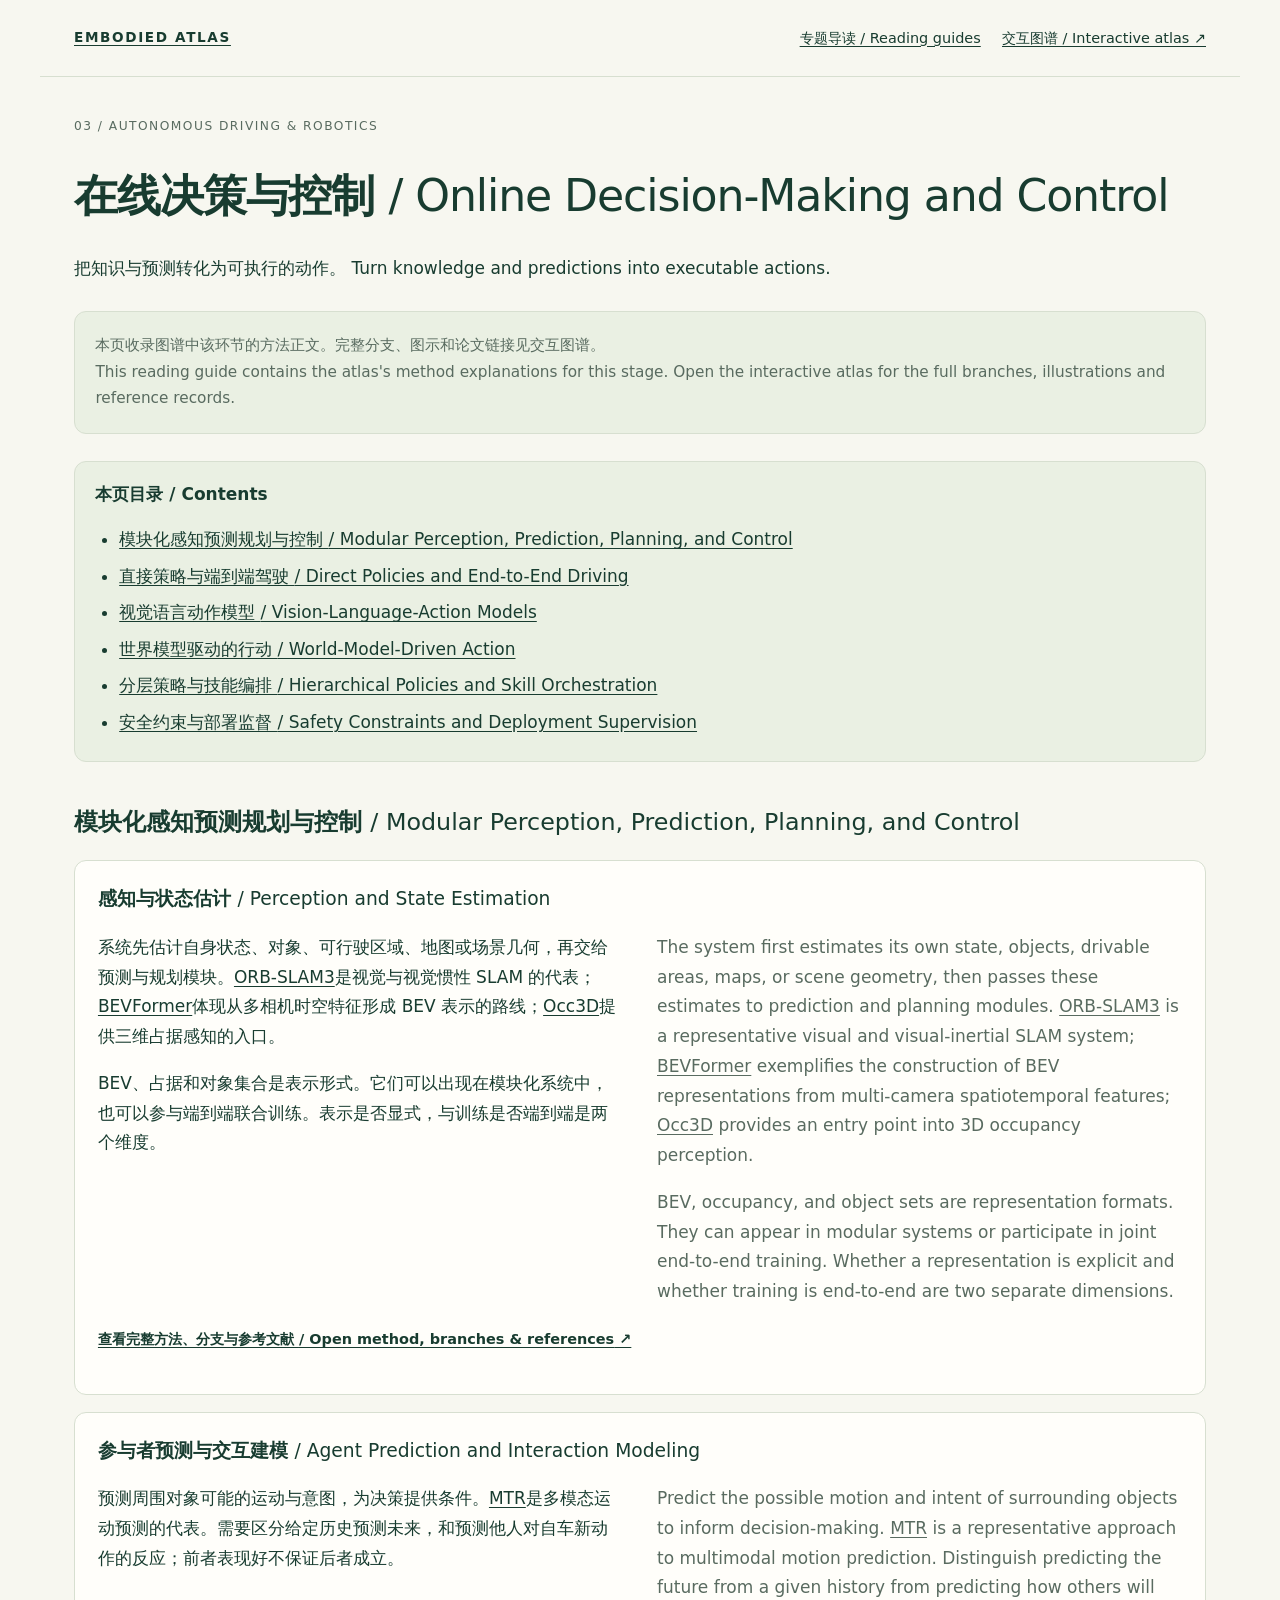
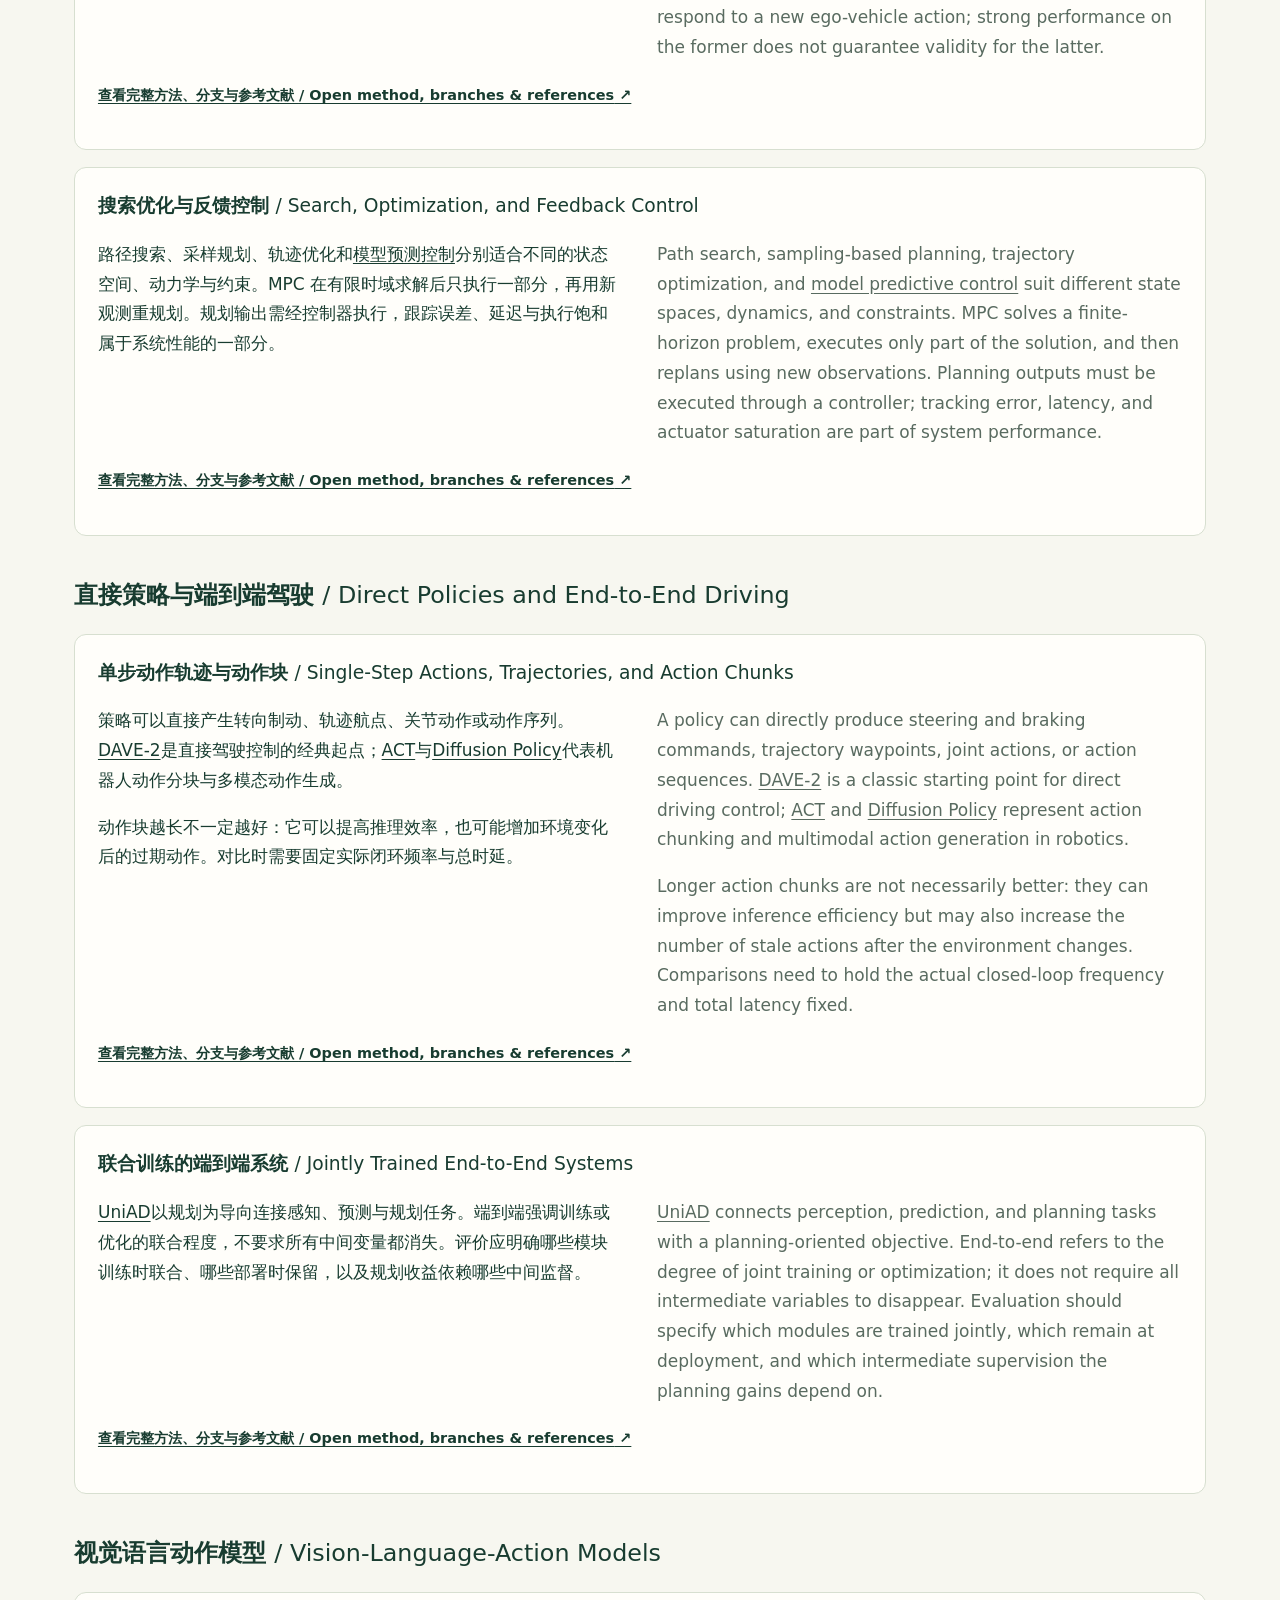
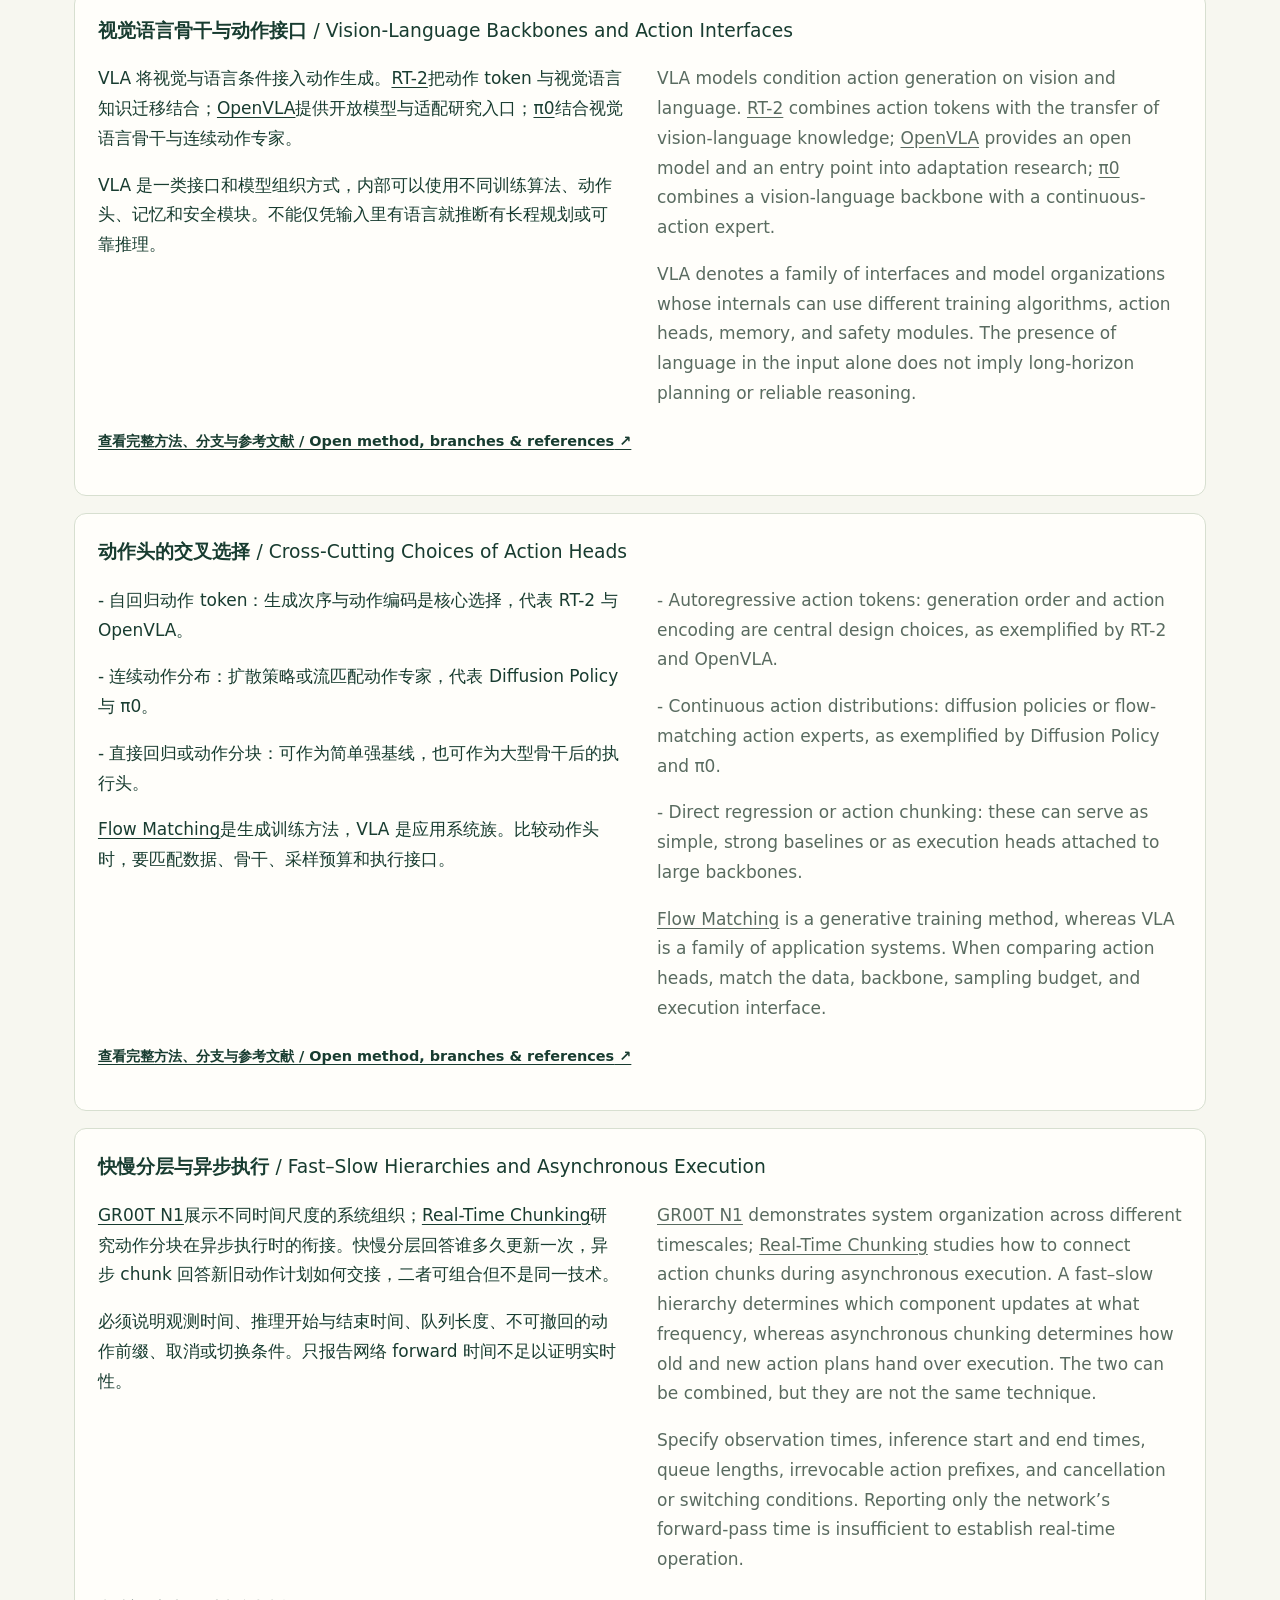
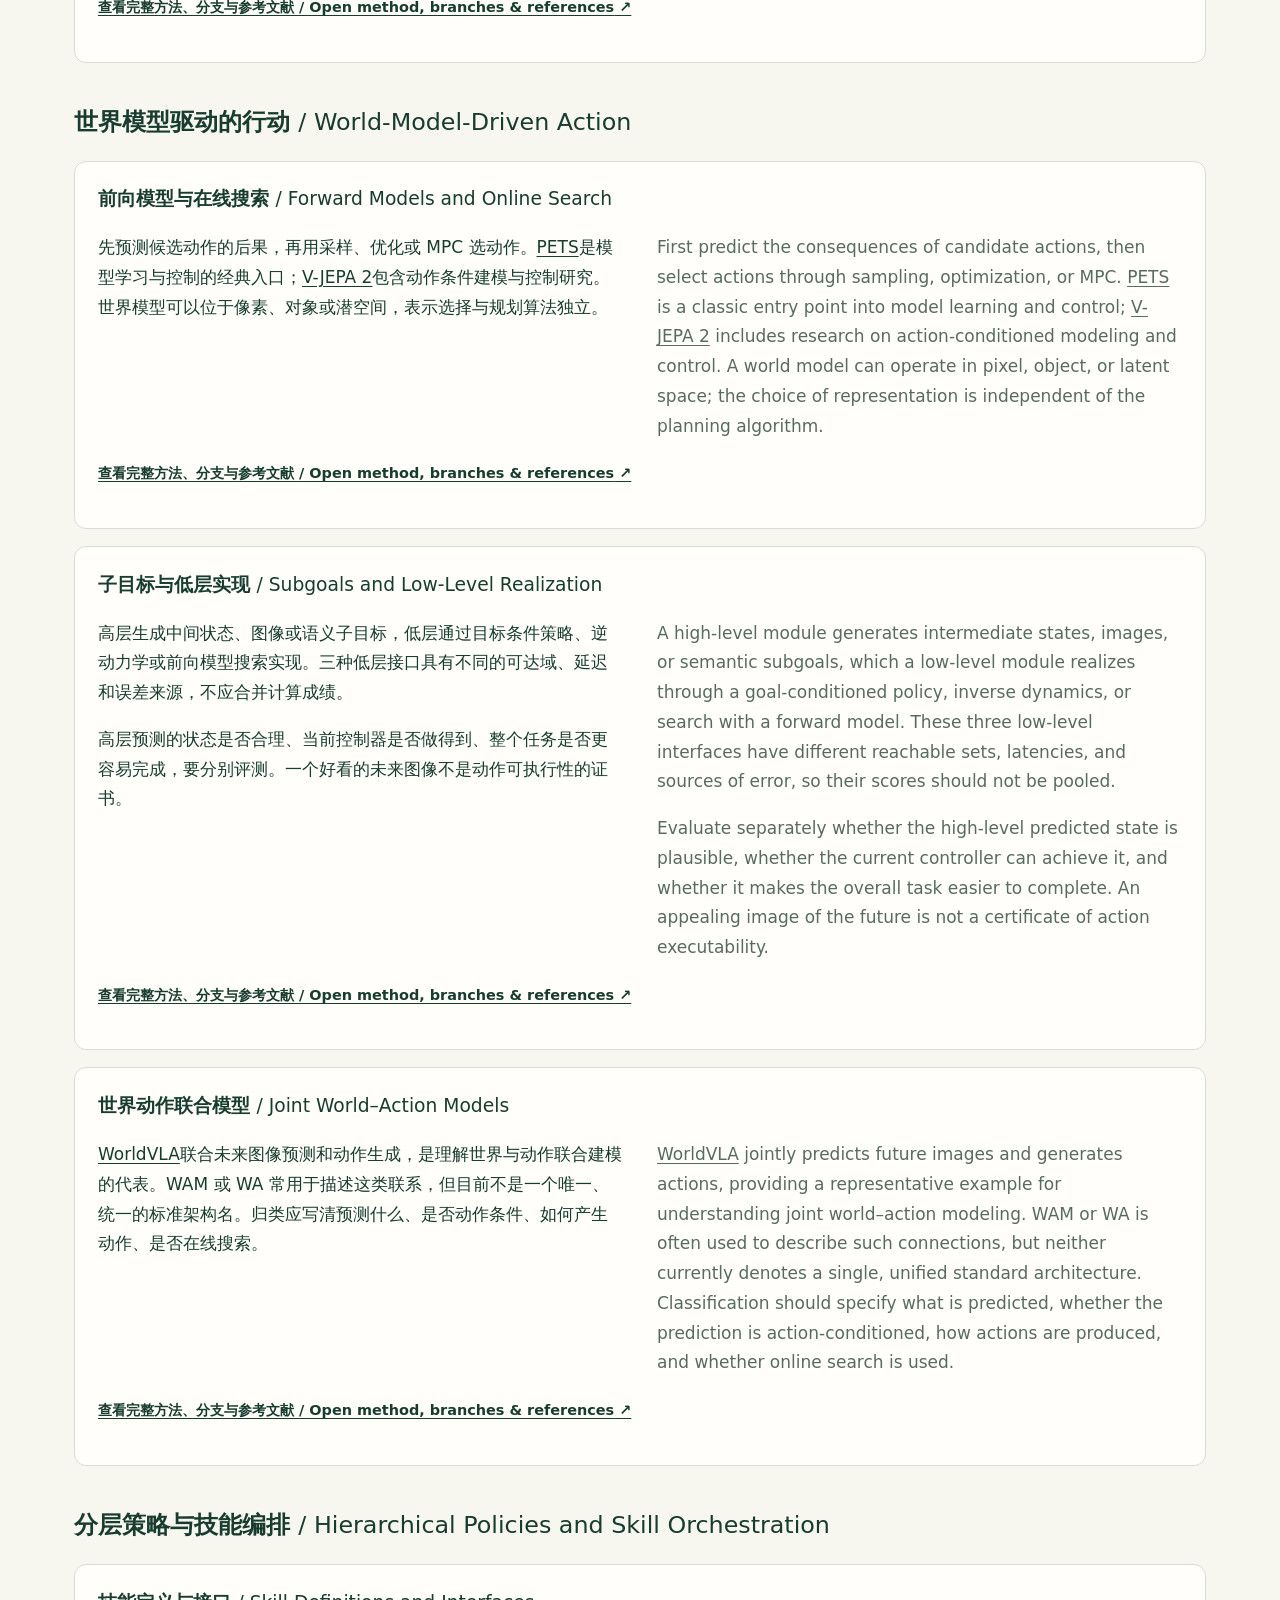
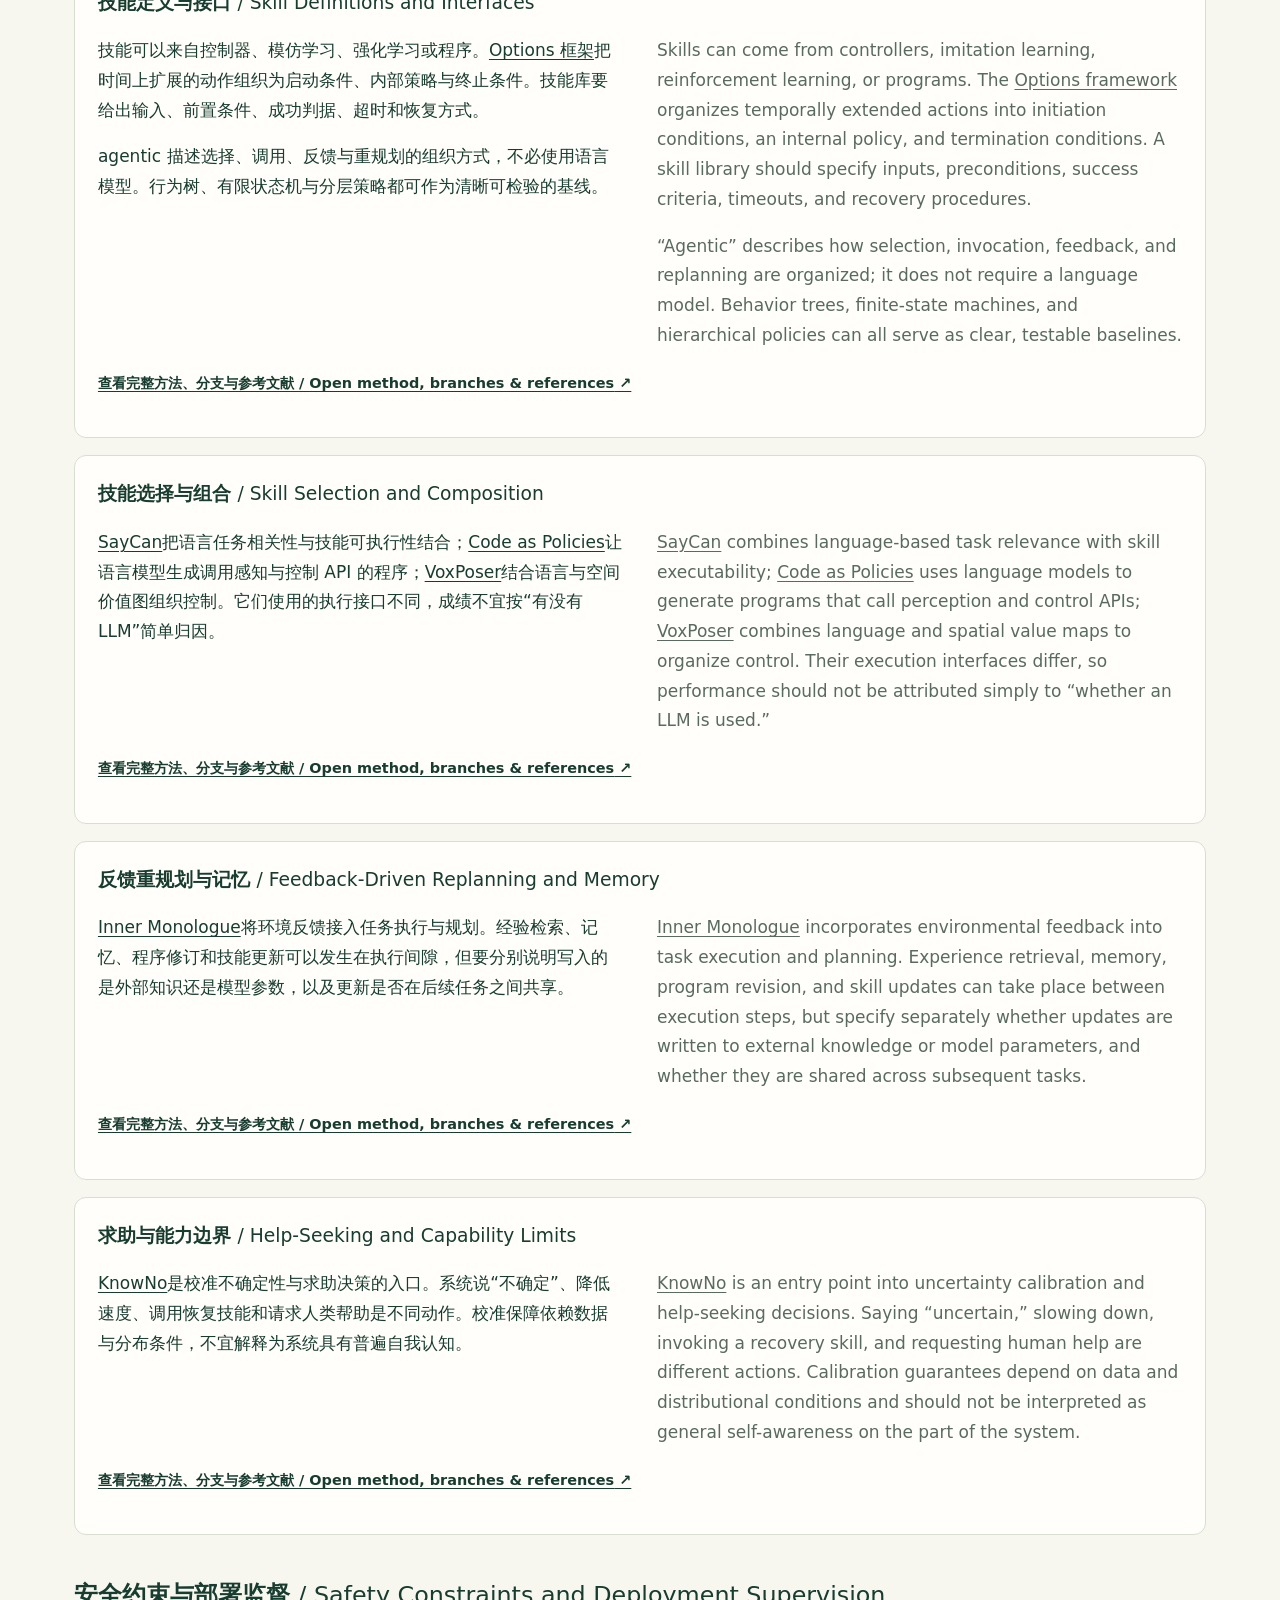
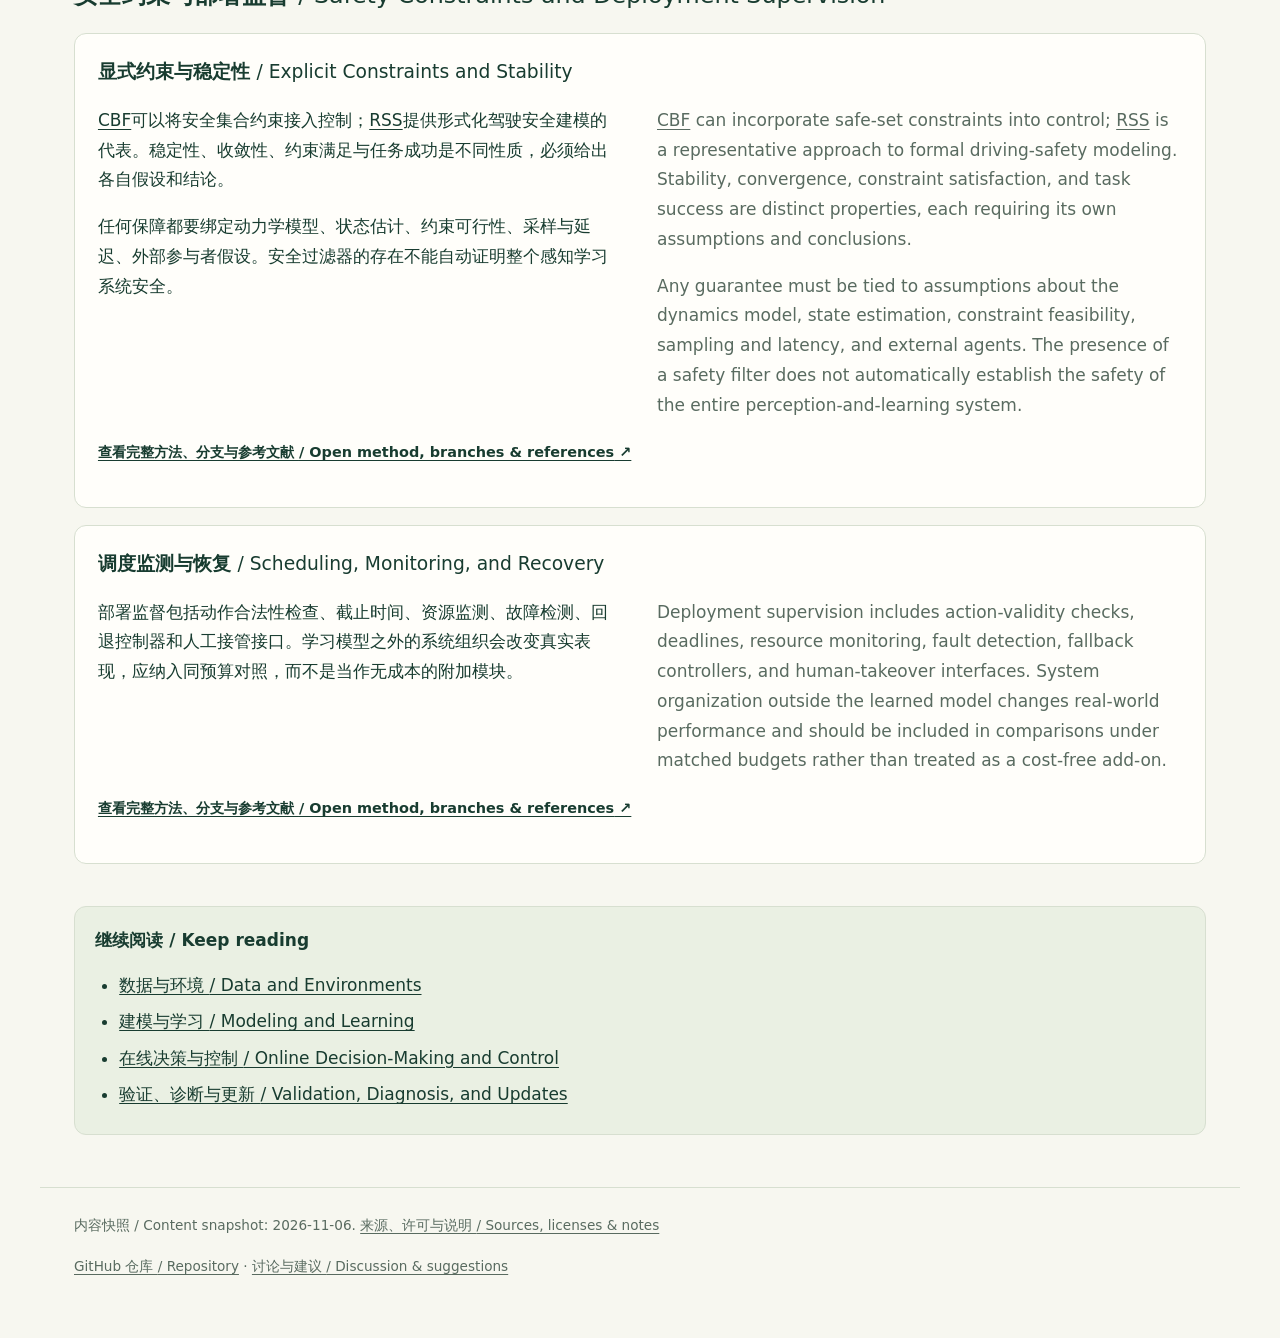
<file: guides/execution/index.html>
<!doctype html>
<html lang="zh-CN">
<head>
<meta charset="utf-8">
<meta name="viewport" content="width=device-width,initial-scale=1">
<title>在线决策与控制 / Online Decision-Making and Control · Embodied Atlas</title>
<meta name="description" content="把知识与预测转化为可执行的动作。 Turn knowledge and predictions into executable actions. 自动驾驶与机器人 / Autonomous driving and robotics.">
<link rel="canonical" href="https://weizhi-t.github.io/roadmap-for-autonomous-driving-and-robotics/guides/execution/">
<link rel="sitemap" type="application/xml" href="https://weizhi-t.github.io/roadmap-for-autonomous-driving-and-robotics/sitemap.xml">
<meta name="theme-color" content="#173d31">
<meta property="og:type" content="website">
<meta property="og:site_name" content="Embodied Atlas">
<meta property="og:title" content="在线决策与控制 / Online Decision-Making and Control · Embodied Atlas">
<meta property="og:description" content="把知识与预测转化为可执行的动作。 Turn knowledge and predictions into executable actions. 自动驾驶与机器人 / Autonomous driving and robotics.">
<meta property="og:url" content="https://weizhi-t.github.io/roadmap-for-autonomous-driving-and-robotics/guides/execution/">
<meta name="twitter:card" content="summary">
<link rel="stylesheet" href="../style.css">
<script type="application/ld+json">{"@context":"https://schema.org","@type":"CollectionPage","name":"在线决策与控制 / Online Decision-Making and Control · Embodied Atlas","description":"把知识与预测转化为可执行的动作。 Turn knowledge and predictions into executable actions. 自动驾驶与机器人 / Autonomous driving and robotics.","url":"https://weizhi-t.github.io/roadmap-for-autonomous-driving-and-robotics/guides/execution/","inLanguage":["zh-CN","en"],"isPartOf":{"@type":"WebSite","name":"Embodied Atlas","url":"https://weizhi-t.github.io/roadmap-for-autonomous-driving-and-robotics/"}}</script>
</head>
<body><a class="skip" href="#main">跳到正文 / Skip to content</a>
<header><a href="../../">EMBODIED ATLAS</a><nav aria-label="主导航 / Main navigation"><a href="../">专题导读 / Reading guides</a><a href="../../#stage/execution">交互图谱 / Interactive atlas ↗</a></nav></header>
<main id="main"><p class="eyebrow">03 / AUTONOMOUS DRIVING &amp; ROBOTICS</p><h1>在线决策与控制 <span lang="en">/ Online Decision-Making and Control</span></h1>
<p>把知识与预测转化为可执行的动作。 <span lang="en">Turn knowledge and predictions into executable actions.</span></p>
<p class="note">本页收录图谱中该环节的方法正文。完整分支、图示和论文链接见交互图谱。<br><span lang="en">This reading guide contains the atlas's method explanations for this stage. Open the interactive atlas for the full branches, illustrations and reference records.</span></p>
<nav class="contents" aria-label="本页目录 / On this page"><h2>本页目录 / Contents</h2><ul><li><a href="#category-3a">模块化感知预测规划与控制 <span lang="en">/ Modular Perception, Prediction, Planning, and Control</span></a></li>
<li><a href="#category-3b">直接策略与端到端驾驶 <span lang="en">/ Direct Policies and End-to-End Driving</span></a></li>
<li><a href="#category-3c">视觉语言动作模型 <span lang="en">/ Vision-Language-Action Models</span></a></li>
<li><a href="#category-3d">世界模型驱动的行动 <span lang="en">/ World-Model-Driven Action</span></a></li>
<li><a href="#category-3e">分层策略与技能编排 <span lang="en">/ Hierarchical Policies and Skill Orchestration</span></a></li>
<li><a href="#category-3f">安全约束与部署监督 <span lang="en">/ Safety Constraints and Deployment Supervision</span></a></li></ul></nav>
<section id="category-3a"><h2>模块化感知预测规划与控制 <span lang="en">/ Modular Perception, Prediction, Planning, and Control</span></h2><article id="method-3a-1"><h3>感知与状态估计 <span lang="en">/ Perception and State Estimation</span></h3>
<div class="parallel"><div lang="zh-CN"><p>系统先估计自身状态、对象、可行驶区域、地图或场景几何，再交给预测与规划模块。<a href="https://arxiv.org/abs/2007.11898" rel="noopener noreferrer">ORB-SLAM3</a>是视觉与视觉惯性 SLAM 的代表；<a href="https://arxiv.org/abs/2203.17270" rel="noopener noreferrer">BEVFormer</a>体现从多相机时空特征形成 BEV 表示的路线；<a href="https://arxiv.org/abs/2304.14365" rel="noopener noreferrer">Occ3D</a>提供三维占据感知的入口。</p>
<p>BEV、占据和对象集合是表示形式。它们可以出现在模块化系统中，也可以参与端到端联合训练。表示是否显式，与训练是否端到端是两个维度。</p></div><div lang="en"><p>The system first estimates its own state, objects, drivable areas, maps, or scene geometry, then passes these estimates to prediction and planning modules. <a href="https://arxiv.org/abs/2007.11898" rel="noopener noreferrer">ORB-SLAM3</a> is a representative visual and visual-inertial SLAM system; <a href="https://arxiv.org/abs/2203.17270" rel="noopener noreferrer">BEVFormer</a> exemplifies the construction of BEV representations from multi-camera spatiotemporal features; <a href="https://arxiv.org/abs/2304.14365" rel="noopener noreferrer">Occ3D</a> provides an entry point into 3D occupancy perception.</p>
<p>BEV, occupancy, and object sets are representation formats. They can appear in modular systems or participate in joint end-to-end training. Whether a representation is explicit and whether training is end-to-end are two separate dimensions.</p></div></div>
<p><a class="action" href="../../#node/3a-1">查看完整方法、分支与参考文献 <span lang="en">/ Open method, branches &amp; references</span> ↗</a></p></article>
<article id="method-3a-2"><h3>参与者预测与交互建模 <span lang="en">/ Agent Prediction and Interaction Modeling</span></h3>
<div class="parallel"><div lang="zh-CN"><p>预测周围对象可能的运动与意图，为决策提供条件。<a href="https://arxiv.org/abs/2209.13508" rel="noopener noreferrer">MTR</a>是多模态运动预测的代表。需要区分给定历史预测未来，和预测他人对自车新动作的反应；前者表现好不保证后者成立。</p></div><div lang="en"><p>Predict the possible motion and intent of surrounding objects to inform decision-making. <a href="https://arxiv.org/abs/2209.13508" rel="noopener noreferrer">MTR</a> is a representative approach to multimodal motion prediction. Distinguish predicting the future from a given history from predicting how others will respond to a new ego-vehicle action; strong performance on the former does not guarantee validity for the latter.</p></div></div>
<p><a class="action" href="../../#node/3a-2">查看完整方法、分支与参考文献 <span lang="en">/ Open method, branches &amp; references</span> ↗</a></p></article>
<article id="method-3a-3"><h3>搜索优化与反馈控制 <span lang="en">/ Search, Optimization, and Feedback Control</span></h3>
<div class="parallel"><div lang="zh-CN"><p>路径搜索、采样规划、轨迹优化和<a href="https://sites.engineering.ucsb.edu/~jbraw/mpc/" rel="noopener noreferrer">模型预测控制</a>分别适合不同的状态空间、动力学与约束。MPC 在有限时域求解后只执行一部分，再用新观测重规划。规划输出需经控制器执行，跟踪误差、延迟与执行饱和属于系统性能的一部分。</p></div><div lang="en"><p>Path search, sampling-based planning, trajectory optimization, and <a href="https://sites.engineering.ucsb.edu/~jbraw/mpc/" rel="noopener noreferrer">model predictive control</a> suit different state spaces, dynamics, and constraints. MPC solves a finite-horizon problem, executes only part of the solution, and then replans using new observations. Planning outputs must be executed through a controller; tracking error, latency, and actuator saturation are part of system performance.</p></div></div>
<p><a class="action" href="../../#node/3a-3">查看完整方法、分支与参考文献 <span lang="en">/ Open method, branches &amp; references</span> ↗</a></p></article></section>
<section id="category-3b"><h2>直接策略与端到端驾驶 <span lang="en">/ Direct Policies and End-to-End Driving</span></h2><article id="method-3b-1"><h3>单步动作轨迹与动作块 <span lang="en">/ Single-Step Actions, Trajectories, and Action Chunks</span></h3>
<div class="parallel"><div lang="zh-CN"><p>策略可以直接产生转向制动、轨迹航点、关节动作或动作序列。<a href="https://arxiv.org/abs/1604.07316" rel="noopener noreferrer">DAVE-2</a>是直接驾驶控制的经典起点；<a href="https://tonyzhaozh.github.io/aloha/" rel="noopener noreferrer">ACT</a>与<a href="https://diffusion-policy.cs.columbia.edu/" rel="noopener noreferrer">Diffusion Policy</a>代表机器人动作分块与多模态动作生成。</p>
<p>动作块越长不一定越好：它可以提高推理效率，也可能增加环境变化后的过期动作。对比时需要固定实际闭环频率与总时延。</p></div><div lang="en"><p>A policy can directly produce steering and braking commands, trajectory waypoints, joint actions, or action sequences. <a href="https://arxiv.org/abs/1604.07316" rel="noopener noreferrer">DAVE-2</a> is a classic starting point for direct driving control; <a href="https://tonyzhaozh.github.io/aloha/" rel="noopener noreferrer">ACT</a> and <a href="https://diffusion-policy.cs.columbia.edu/" rel="noopener noreferrer">Diffusion Policy</a> represent action chunking and multimodal action generation in robotics.</p>
<p>Longer action chunks are not necessarily better: they can improve inference efficiency but may also increase the number of stale actions after the environment changes. Comparisons need to hold the actual closed-loop frequency and total latency fixed.</p></div></div>
<p><a class="action" href="../../#node/3b-1">查看完整方法、分支与参考文献 <span lang="en">/ Open method, branches &amp; references</span> ↗</a></p></article>
<article id="method-3b-2"><h3>联合训练的端到端系统 <span lang="en">/ Jointly Trained End-to-End Systems</span></h3>
<div class="parallel"><div lang="zh-CN"><p><a href="https://openaccess.thecvf.com/content/CVPR2023/html/Hu_Planning-Oriented_Autonomous_Driving_CVPR_2023_paper.html" rel="noopener noreferrer">UniAD</a>以规划为导向连接感知、预测与规划任务。端到端强调训练或优化的联合程度，不要求所有中间变量都消失。评价应明确哪些模块训练时联合、哪些部署时保留，以及规划收益依赖哪些中间监督。</p></div><div lang="en"><p><a href="https://openaccess.thecvf.com/content/CVPR2023/html/Hu_Planning-Oriented_Autonomous_Driving_CVPR_2023_paper.html" rel="noopener noreferrer">UniAD</a> connects perception, prediction, and planning tasks with a planning-oriented objective. End-to-end refers to the degree of joint training or optimization; it does not require all intermediate variables to disappear. Evaluation should specify which modules are trained jointly, which remain at deployment, and which intermediate supervision the planning gains depend on.</p></div></div>
<p><a class="action" href="../../#node/3b-2">查看完整方法、分支与参考文献 <span lang="en">/ Open method, branches &amp; references</span> ↗</a></p></article></section>
<section id="category-3c"><h2>视觉语言动作模型 <span lang="en">/ Vision-Language-Action Models</span></h2><article id="method-3c-1"><h3>视觉语言骨干与动作接口 <span lang="en">/ Vision-Language Backbones and Action Interfaces</span></h3>
<div class="parallel"><div lang="zh-CN"><p>VLA 将视觉与语言条件接入动作生成。<a href="https://arxiv.org/abs/2307.15818" rel="noopener noreferrer">RT-2</a>把动作 token 与视觉语言知识迁移结合；<a href="https://openvla.github.io/" rel="noopener noreferrer">OpenVLA</a>提供开放模型与适配研究入口；<a href="https://arxiv.org/abs/2410.24164" rel="noopener noreferrer">π0</a>结合视觉语言骨干与连续动作专家。</p>
<p>VLA 是一类接口和模型组织方式，内部可以使用不同训练算法、动作头、记忆和安全模块。不能仅凭输入里有语言就推断有长程规划或可靠推理。</p></div><div lang="en"><p>VLA models condition action generation on vision and language. <a href="https://arxiv.org/abs/2307.15818" rel="noopener noreferrer">RT-2</a> combines action tokens with the transfer of vision-language knowledge; <a href="https://openvla.github.io/" rel="noopener noreferrer">OpenVLA</a> provides an open model and an entry point into adaptation research; <a href="https://arxiv.org/abs/2410.24164" rel="noopener noreferrer">π0</a> combines a vision-language backbone with a continuous-action expert.</p>
<p>VLA denotes a family of interfaces and model organizations whose internals can use different training algorithms, action heads, memory, and safety modules. The presence of language in the input alone does not imply long-horizon planning or reliable reasoning.</p></div></div>
<p><a class="action" href="../../#node/3c-1">查看完整方法、分支与参考文献 <span lang="en">/ Open method, branches &amp; references</span> ↗</a></p></article>
<article id="method-3c-2"><h3>动作头的交叉选择 <span lang="en">/ Cross-Cutting Choices of Action Heads</span></h3>
<div class="parallel"><div lang="zh-CN"><p>- 自回归动作 token：生成次序与动作编码是核心选择，代表 RT-2 与 OpenVLA。</p>
<p>- 连续动作分布：扩散策略或流匹配动作专家，代表 Diffusion Policy 与 π0。</p>
<p>- 直接回归或动作分块：可作为简单强基线，也可作为大型骨干后的执行头。</p>
<p><a href="https://arxiv.org/abs/2210.02747" rel="noopener noreferrer">Flow Matching</a>是生成训练方法，VLA 是应用系统族。比较动作头时，要匹配数据、骨干、采样预算和执行接口。</p></div><div lang="en"><p>- Autoregressive action tokens: generation order and action encoding are central design choices, as exemplified by RT-2 and OpenVLA.</p>
<p>- Continuous action distributions: diffusion policies or flow-matching action experts, as exemplified by Diffusion Policy and π0.</p>
<p>- Direct regression or action chunking: these can serve as simple, strong baselines or as execution heads attached to large backbones.</p>
<p><a href="https://arxiv.org/abs/2210.02747" rel="noopener noreferrer">Flow Matching</a> is a generative training method, whereas VLA is a family of application systems. When comparing action heads, match the data, backbone, sampling budget, and execution interface.</p></div></div>
<p><a class="action" href="../../#node/3c-2">查看完整方法、分支与参考文献 <span lang="en">/ Open method, branches &amp; references</span> ↗</a></p></article>
<article id="method-3c-3"><h3>快慢分层与异步执行 <span lang="en">/ Fast–Slow Hierarchies and Asynchronous Execution</span></h3>
<div class="parallel"><div lang="zh-CN"><p><a href="https://arxiv.org/abs/2503.14734" rel="noopener noreferrer">GR00T N1</a>展示不同时间尺度的系统组织；<a href="https://arxiv.org/abs/2506.07339" rel="noopener noreferrer">Real-Time Chunking</a>研究动作分块在异步执行时的衔接。快慢分层回答谁多久更新一次，异步 chunk 回答新旧动作计划如何交接，二者可组合但不是同一技术。</p>
<p>必须说明观测时间、推理开始与结束时间、队列长度、不可撤回的动作前缀、取消或切换条件。只报告网络 forward 时间不足以证明实时性。</p></div><div lang="en"><p><a href="https://arxiv.org/abs/2503.14734" rel="noopener noreferrer">GR00T N1</a> demonstrates system organization across different timescales; <a href="https://arxiv.org/abs/2506.07339" rel="noopener noreferrer">Real-Time Chunking</a> studies how to connect action chunks during asynchronous execution. A fast–slow hierarchy determines which component updates at what frequency, whereas asynchronous chunking determines how old and new action plans hand over execution. The two can be combined, but they are not the same technique.</p>
<p>Specify observation times, inference start and end times, queue lengths, irrevocable action prefixes, and cancellation or switching conditions. Reporting only the network’s forward-pass time is insufficient to establish real-time operation.</p></div></div>
<p><a class="action" href="../../#node/3c-3">查看完整方法、分支与参考文献 <span lang="en">/ Open method, branches &amp; references</span> ↗</a></p></article></section>
<section id="category-3d"><h2>世界模型驱动的行动 <span lang="en">/ World-Model-Driven Action</span></h2><article id="method-3d-1"><h3>前向模型与在线搜索 <span lang="en">/ Forward Models and Online Search</span></h3>
<div class="parallel"><div lang="zh-CN"><p>先预测候选动作的后果，再用采样、优化或 MPC 选动作。<a href="https://arxiv.org/abs/1805.12114" rel="noopener noreferrer">PETS</a>是模型学习与控制的经典入口；<a href="https://arxiv.org/abs/2506.09985" rel="noopener noreferrer">V-JEPA 2</a>包含动作条件建模与控制研究。世界模型可以位于像素、对象或潜空间，表示选择与规划算法独立。</p></div><div lang="en"><p>First predict the consequences of candidate actions, then select actions through sampling, optimization, or MPC. <a href="https://arxiv.org/abs/1805.12114" rel="noopener noreferrer">PETS</a> is a classic entry point into model learning and control; <a href="https://arxiv.org/abs/2506.09985" rel="noopener noreferrer">V-JEPA 2</a> includes research on action-conditioned modeling and control. A world model can operate in pixel, object, or latent space; the choice of representation is independent of the planning algorithm.</p></div></div>
<p><a class="action" href="../../#node/3d-1">查看完整方法、分支与参考文献 <span lang="en">/ Open method, branches &amp; references</span> ↗</a></p></article>
<article id="method-3d-2"><h3>子目标与低层实现 <span lang="en">/ Subgoals and Low-Level Realization</span></h3>
<div class="parallel"><div lang="zh-CN"><p>高层生成中间状态、图像或语义子目标，低层通过目标条件策略、逆动力学或前向模型搜索实现。三种低层接口具有不同的可达域、延迟和误差来源，不应合并计算成绩。</p>
<p>高层预测的状态是否合理、当前控制器是否做得到、整个任务是否更容易完成，要分别评测。一个好看的未来图像不是动作可执行性的证书。</p></div><div lang="en"><p>A high-level module generates intermediate states, images, or semantic subgoals, which a low-level module realizes through a goal-conditioned policy, inverse dynamics, or search with a forward model. These three low-level interfaces have different reachable sets, latencies, and sources of error, so their scores should not be pooled.</p>
<p>Evaluate separately whether the high-level predicted state is plausible, whether the current controller can achieve it, and whether it makes the overall task easier to complete. An appealing image of the future is not a certificate of action executability.</p></div></div>
<p><a class="action" href="../../#node/3d-2">查看完整方法、分支与参考文献 <span lang="en">/ Open method, branches &amp; references</span> ↗</a></p></article>
<article id="method-3d-3"><h3>世界动作联合模型 <span lang="en">/ Joint World–Action Models</span></h3>
<div class="parallel"><div lang="zh-CN"><p><a href="https://arxiv.org/abs/2506.21539" rel="noopener noreferrer">WorldVLA</a>联合未来图像预测和动作生成，是理解世界与动作联合建模的代表。WAM 或 WA 常用于描述这类联系，但目前不是一个唯一、统一的标准架构名。归类应写清预测什么、是否动作条件、如何产生动作、是否在线搜索。</p></div><div lang="en"><p><a href="https://arxiv.org/abs/2506.21539" rel="noopener noreferrer">WorldVLA</a> jointly predicts future images and generates actions, providing a representative example for understanding joint world–action modeling. WAM or WA is often used to describe such connections, but neither currently denotes a single, unified standard architecture. Classification should specify what is predicted, whether the prediction is action-conditioned, how actions are produced, and whether online search is used.</p></div></div>
<p><a class="action" href="../../#node/3d-3">查看完整方法、分支与参考文献 <span lang="en">/ Open method, branches &amp; references</span> ↗</a></p></article></section>
<section id="category-3e"><h2>分层策略与技能编排 <span lang="en">/ Hierarchical Policies and Skill Orchestration</span></h2><article id="method-3e-1"><h3>技能定义与接口 <span lang="en">/ Skill Definitions and Interfaces</span></h3>
<div class="parallel"><div lang="zh-CN"><p>技能可以来自控制器、模仿学习、强化学习或程序。<a href="https://www.sciencedirect.com/science/article/pii/S0004370299000521" rel="noopener noreferrer">Options 框架</a>把时间上扩展的动作组织为启动条件、内部策略与终止条件。技能库要给出输入、前置条件、成功判据、超时和恢复方式。</p>
<p>agentic 描述选择、调用、反馈与重规划的组织方式，不必使用语言模型。行为树、有限状态机与分层策略都可作为清晰可检验的基线。</p></div><div lang="en"><p>Skills can come from controllers, imitation learning, reinforcement learning, or programs. The <a href="https://www.sciencedirect.com/science/article/pii/S0004370299000521" rel="noopener noreferrer">Options framework</a> organizes temporally extended actions into initiation conditions, an internal policy, and termination conditions. A skill library should specify inputs, preconditions, success criteria, timeouts, and recovery procedures.</p>
<p>“Agentic” describes how selection, invocation, feedback, and replanning are organized; it does not require a language model. Behavior trees, finite-state machines, and hierarchical policies can all serve as clear, testable baselines.</p></div></div>
<p><a class="action" href="../../#node/3e-1">查看完整方法、分支与参考文献 <span lang="en">/ Open method, branches &amp; references</span> ↗</a></p></article>
<article id="method-3e-2"><h3>技能选择与组合 <span lang="en">/ Skill Selection and Composition</span></h3>
<div class="parallel"><div lang="zh-CN"><p><a href="https://arxiv.org/abs/2204.01691" rel="noopener noreferrer">SayCan</a>把语言任务相关性与技能可执行性结合；<a href="https://arxiv.org/abs/2209.07753" rel="noopener noreferrer">Code as Policies</a>让语言模型生成调用感知与控制 API 的程序；<a href="https://proceedings.mlr.press/v229/huang23b.html" rel="noopener noreferrer">VoxPoser</a>结合语言与空间价值图组织控制。它们使用的执行接口不同，成绩不宜按“有没有 LLM”简单归因。</p></div><div lang="en"><p><a href="https://arxiv.org/abs/2204.01691" rel="noopener noreferrer">SayCan</a> combines language-based task relevance with skill executability; <a href="https://arxiv.org/abs/2209.07753" rel="noopener noreferrer">Code as Policies</a> uses language models to generate programs that call perception and control APIs; <a href="https://proceedings.mlr.press/v229/huang23b.html" rel="noopener noreferrer">VoxPoser</a> combines language and spatial value maps to organize control. Their execution interfaces differ, so performance should not be attributed simply to “whether an LLM is used.”</p></div></div>
<p><a class="action" href="../../#node/3e-2">查看完整方法、分支与参考文献 <span lang="en">/ Open method, branches &amp; references</span> ↗</a></p></article>
<article id="method-3e-3"><h3>反馈重规划与记忆 <span lang="en">/ Feedback-Driven Replanning and Memory</span></h3>
<div class="parallel"><div lang="zh-CN"><p><a href="https://proceedings.mlr.press/v205/huang23c.html" rel="noopener noreferrer">Inner Monologue</a>将环境反馈接入任务执行与规划。经验检索、记忆、程序修订和技能更新可以发生在执行间隙，但要分别说明写入的是外部知识还是模型参数，以及更新是否在后续任务之间共享。</p></div><div lang="en"><p><a href="https://proceedings.mlr.press/v205/huang23c.html" rel="noopener noreferrer">Inner Monologue</a> incorporates environmental feedback into task execution and planning. Experience retrieval, memory, program revision, and skill updates can take place between execution steps, but specify separately whether updates are written to external knowledge or model parameters, and whether they are shared across subsequent tasks.</p></div></div>
<p><a class="action" href="../../#node/3e-3">查看完整方法、分支与参考文献 <span lang="en">/ Open method, branches &amp; references</span> ↗</a></p></article>
<article id="method-3e-4"><h3>求助与能力边界 <span lang="en">/ Help-Seeking and Capability Limits</span></h3>
<div class="parallel"><div lang="zh-CN"><p><a href="https://robot-help.github.io/" rel="noopener noreferrer">KnowNo</a>是校准不确定性与求助决策的入口。系统说“不确定”、降低速度、调用恢复技能和请求人类帮助是不同动作。校准保障依赖数据与分布条件，不宜解释为系统具有普遍自我认知。</p></div><div lang="en"><p><a href="https://robot-help.github.io/" rel="noopener noreferrer">KnowNo</a> is an entry point into uncertainty calibration and help-seeking decisions. Saying “uncertain,” slowing down, invoking a recovery skill, and requesting human help are different actions. Calibration guarantees depend on data and distributional conditions and should not be interpreted as general self-awareness on the part of the system.</p></div></div>
<p><a class="action" href="../../#node/3e-4">查看完整方法、分支与参考文献 <span lang="en">/ Open method, branches &amp; references</span> ↗</a></p></article></section>
<section id="category-3f"><h2>安全约束与部署监督 <span lang="en">/ Safety Constraints and Deployment Supervision</span></h2><article id="method-3f-1"><h3>显式约束与稳定性 <span lang="en">/ Explicit Constraints and Stability</span></h3>
<div class="parallel"><div lang="zh-CN"><p><a href="https://arxiv.org/abs/1609.06408" rel="noopener noreferrer">CBF</a>可以将安全集合约束接入控制；<a href="https://arxiv.org/abs/1708.06374" rel="noopener noreferrer">RSS</a>提供形式化驾驶安全建模的代表。稳定性、收敛性、约束满足与任务成功是不同性质，必须给出各自假设和结论。</p>
<p>任何保障都要绑定动力学模型、状态估计、约束可行性、采样与延迟、外部参与者假设。安全过滤器的存在不能自动证明整个感知学习系统安全。</p></div><div lang="en"><p><a href="https://arxiv.org/abs/1609.06408" rel="noopener noreferrer">CBF</a> can incorporate safe-set constraints into control; <a href="https://arxiv.org/abs/1708.06374" rel="noopener noreferrer">RSS</a> is a representative approach to formal driving-safety modeling. Stability, convergence, constraint satisfaction, and task success are distinct properties, each requiring its own assumptions and conclusions.</p>
<p>Any guarantee must be tied to assumptions about the dynamics model, state estimation, constraint feasibility, sampling and latency, and external agents. The presence of a safety filter does not automatically establish the safety of the entire perception-and-learning system.</p></div></div>
<p><a class="action" href="../../#node/3f-1">查看完整方法、分支与参考文献 <span lang="en">/ Open method, branches &amp; references</span> ↗</a></p></article>
<article id="method-3f-2"><h3>调度监测与恢复 <span lang="en">/ Scheduling, Monitoring, and Recovery</span></h3>
<div class="parallel"><div lang="zh-CN"><p>部署监督包括动作合法性检查、截止时间、资源监测、故障检测、回退控制器和人工接管接口。学习模型之外的系统组织会改变真实表现，应纳入同预算对照，而不是当作无成本的附加模块。</p></div><div lang="en"><p>Deployment supervision includes action-validity checks, deadlines, resource monitoring, fault detection, fallback controllers, and human-takeover interfaces. System organization outside the learned model changes real-world performance and should be included in comparisons under matched budgets rather than treated as a cost-free add-on.</p></div></div>
<p><a class="action" href="../../#node/3f-2">查看完整方法、分支与参考文献 <span lang="en">/ Open method, branches &amp; references</span> ↗</a></p></article></section>
<nav class="contents" aria-label="其他研发环节 / Other research stages"><h2>继续阅读 / Keep reading</h2><ul><li><a href="../data/">数据与环境 <span lang="en">/ Data and Environments</span></a></li>
<li><a href="../training/">建模与学习 <span lang="en">/ Modeling and Learning</span></a></li>
<li><a href="../execution/">在线决策与控制 <span lang="en">/ Online Decision-Making and Control</span></a></li>
<li><a href="../feedback/">验证、诊断与更新 <span lang="en">/ Validation, Diagnosis, and Updates</span></a></li></ul></nav></main><footer><p>内容快照 <span lang="en">/ Content snapshot</span>: 2026-11-06. <a href="../../#guide">来源、许可与说明 <span lang="en">/ Sources, licenses &amp; notes</span></a></p><p><a href="https://github.com/Weizhi-T/roadmap-for-autonomous-driving-and-robotics">GitHub 仓库 <span lang="en">/ Repository</span></a> · <a href="https://github.com/Weizhi-T/roadmap-for-autonomous-driving-and-robotics/issues">讨论与建议 <span lang="en">/ Discussion &amp; suggestions</span></a></p></footer>
</body></html>
</file>
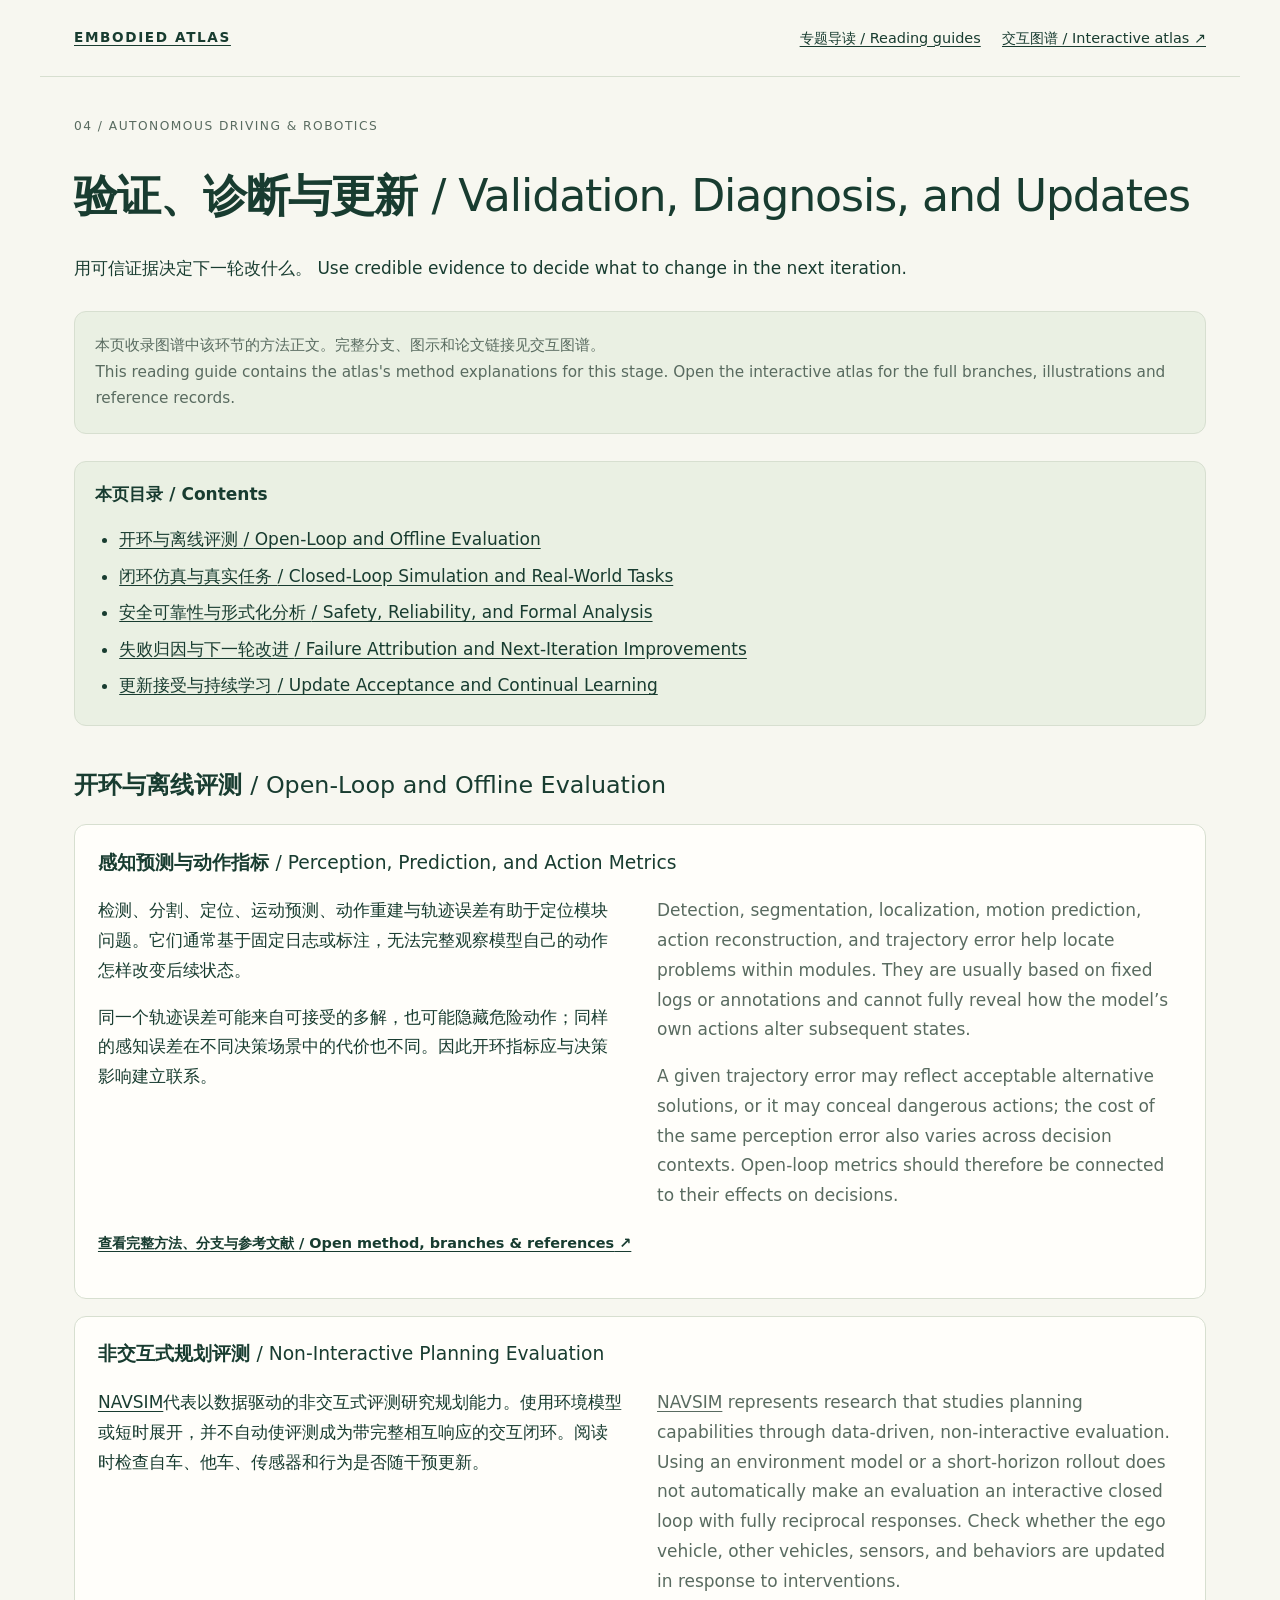
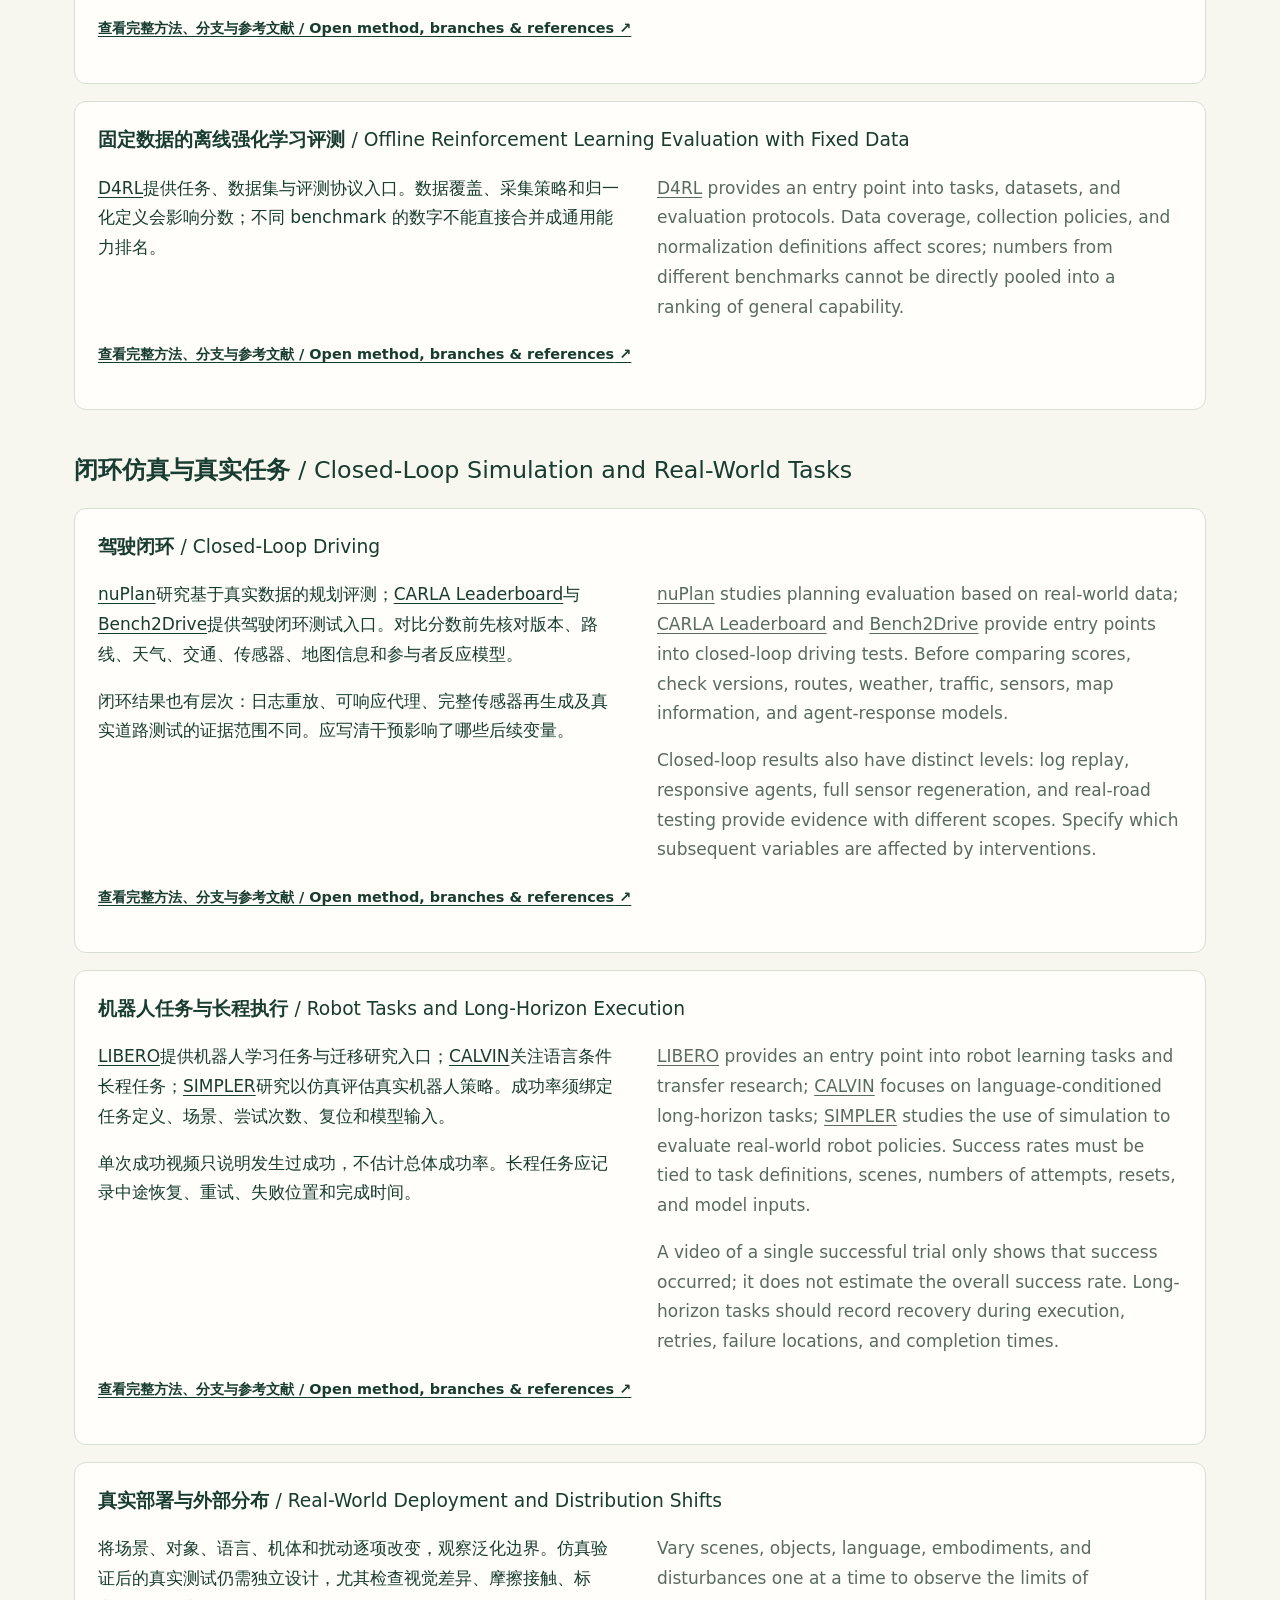
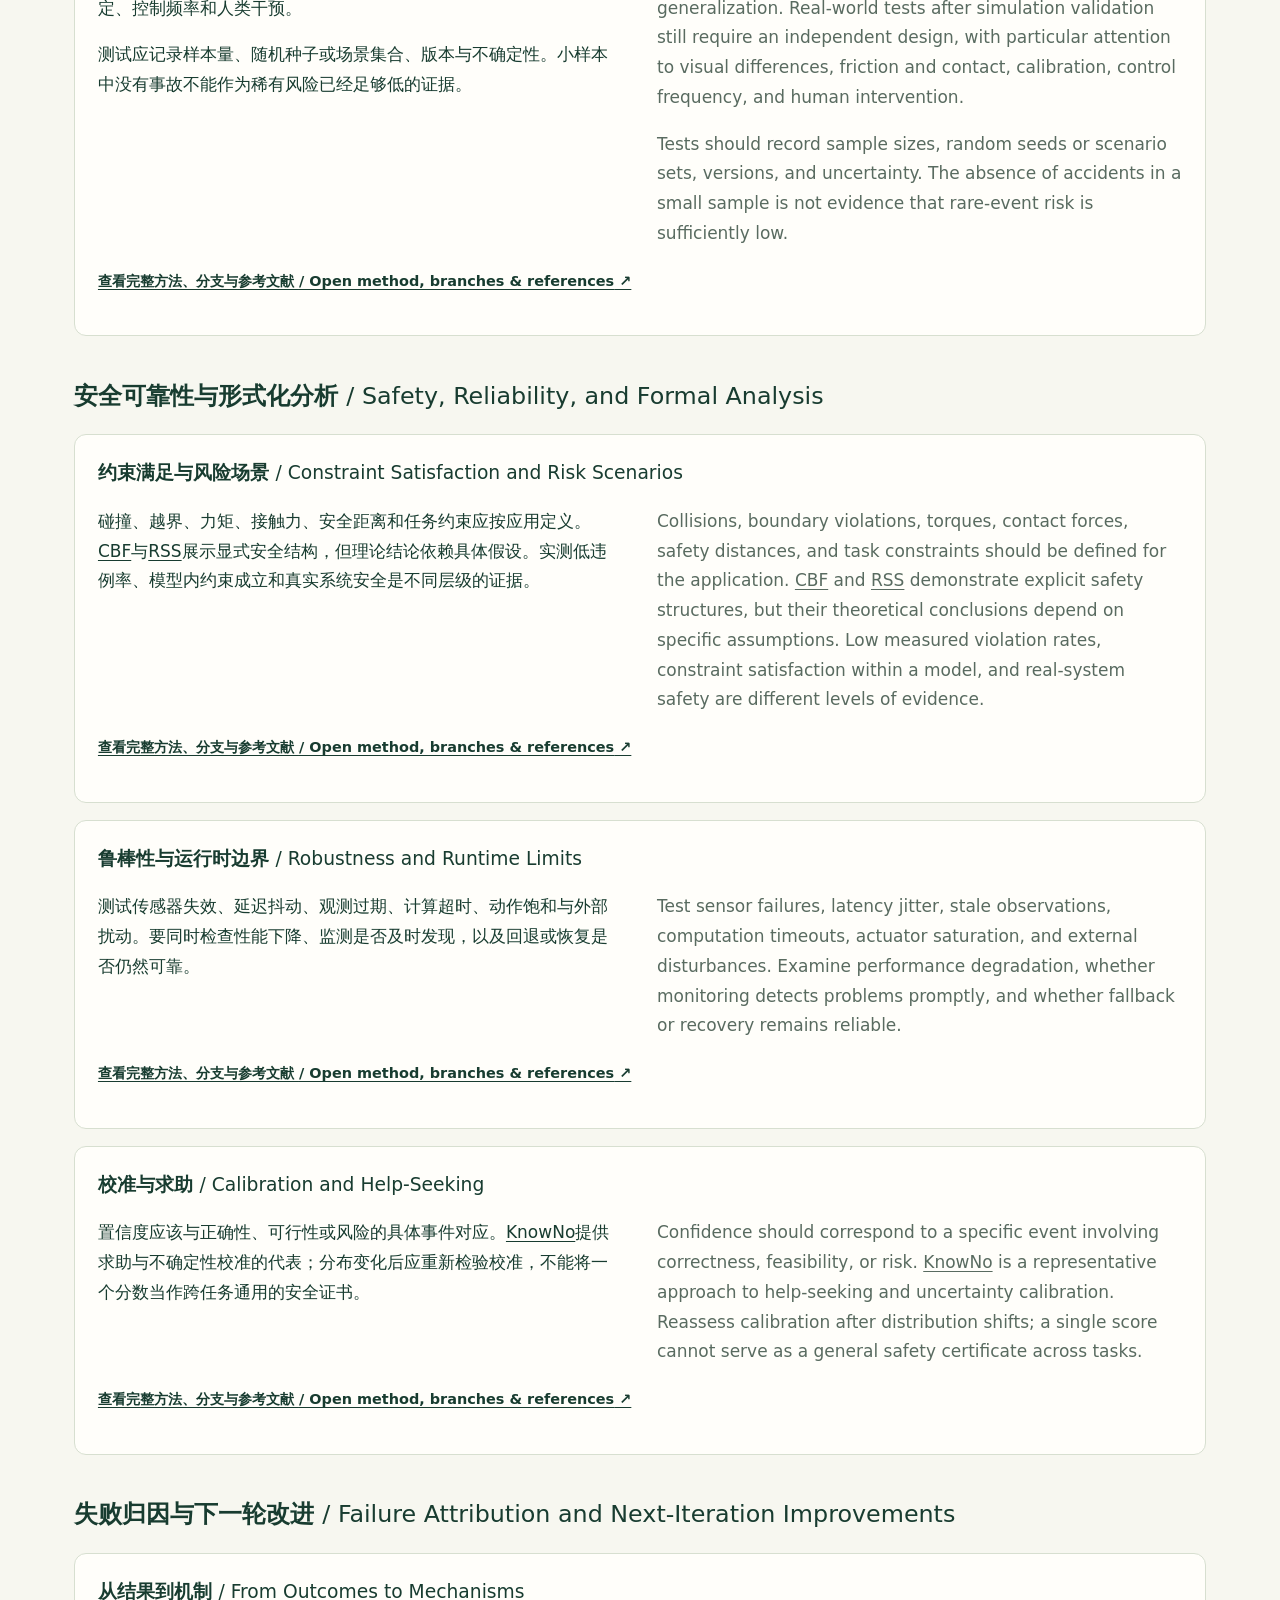
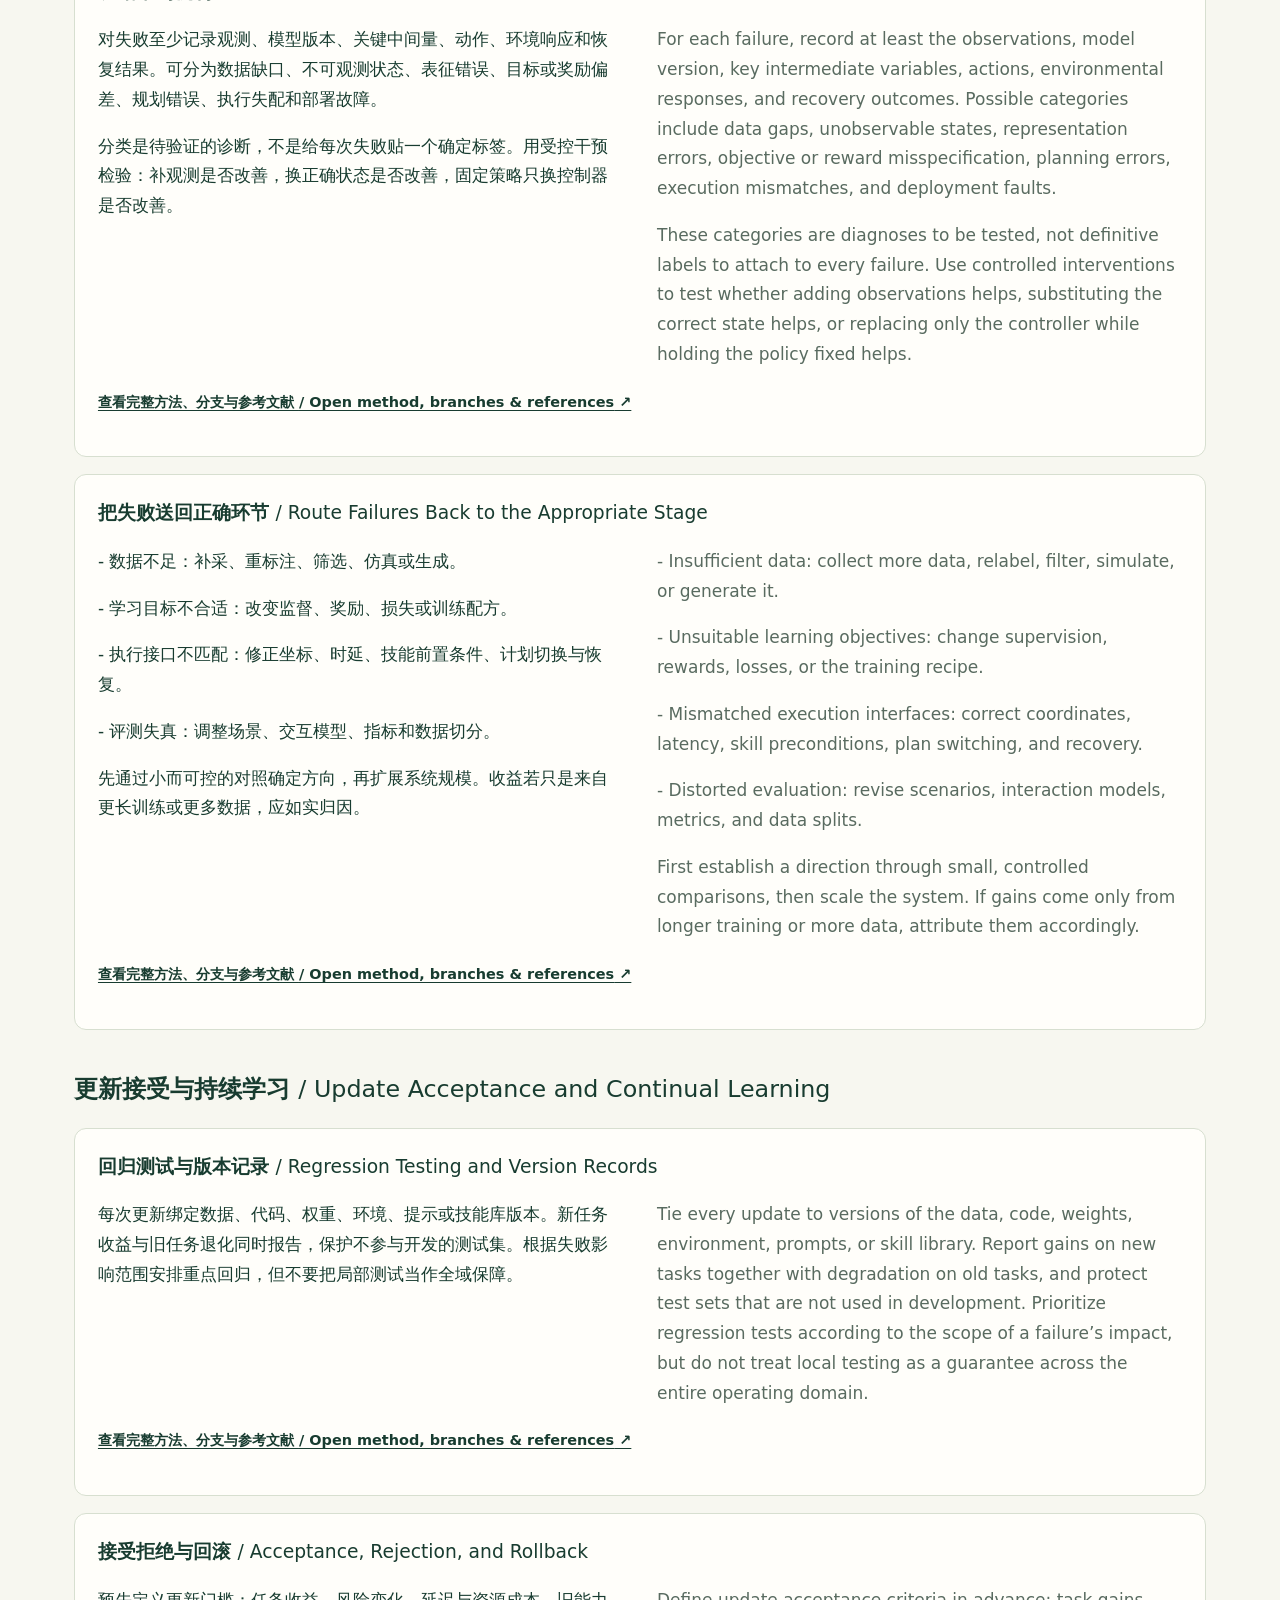
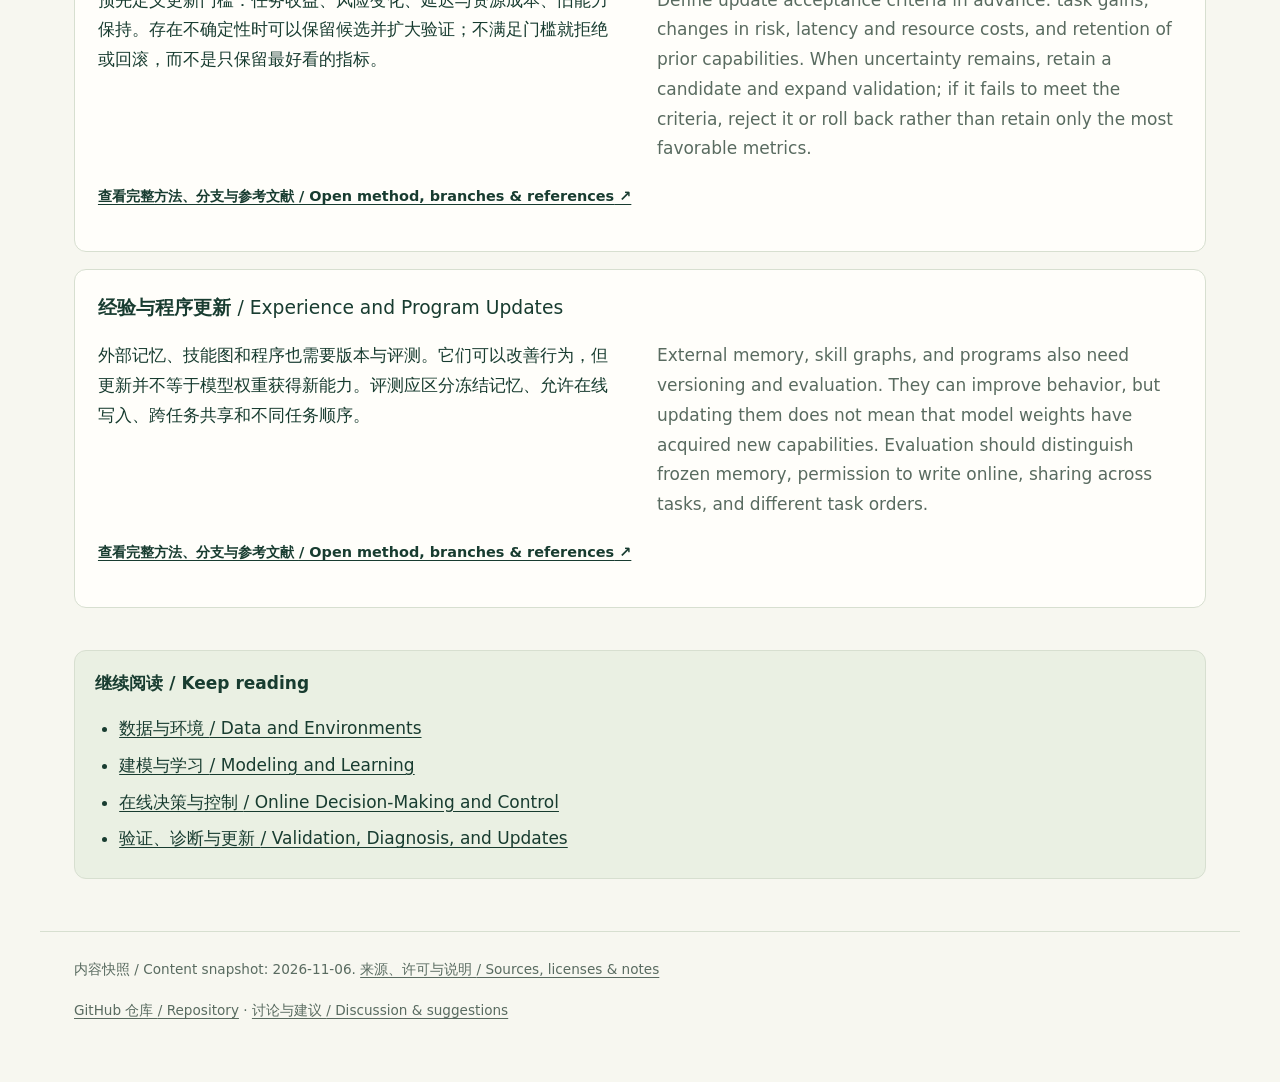
<file: guides/feedback/index.html>
<!doctype html>
<html lang="zh-CN">
<head>
<meta charset="utf-8">
<meta name="viewport" content="width=device-width,initial-scale=1">
<title>验证、诊断与更新 / Validation, Diagnosis, and Updates · Embodied Atlas</title>
<meta name="description" content="用可信证据决定下一轮改什么。 Use credible evidence to decide what to change in the next iteration. 自动驾驶与机器人 / Autonomous driving and robotics.">
<link rel="canonical" href="https://weizhi-t.github.io/roadmap-for-autonomous-driving-and-robotics/guides/feedback/">
<link rel="sitemap" type="application/xml" href="https://weizhi-t.github.io/roadmap-for-autonomous-driving-and-robotics/sitemap.xml">
<meta name="theme-color" content="#173d31">
<meta property="og:type" content="website">
<meta property="og:site_name" content="Embodied Atlas">
<meta property="og:title" content="验证、诊断与更新 / Validation, Diagnosis, and Updates · Embodied Atlas">
<meta property="og:description" content="用可信证据决定下一轮改什么。 Use credible evidence to decide what to change in the next iteration. 自动驾驶与机器人 / Autonomous driving and robotics.">
<meta property="og:url" content="https://weizhi-t.github.io/roadmap-for-autonomous-driving-and-robotics/guides/feedback/">
<meta name="twitter:card" content="summary">
<link rel="stylesheet" href="../style.css">
<script type="application/ld+json">{"@context":"https://schema.org","@type":"CollectionPage","name":"验证、诊断与更新 / Validation, Diagnosis, and Updates · Embodied Atlas","description":"用可信证据决定下一轮改什么。 Use credible evidence to decide what to change in the next iteration. 自动驾驶与机器人 / Autonomous driving and robotics.","url":"https://weizhi-t.github.io/roadmap-for-autonomous-driving-and-robotics/guides/feedback/","inLanguage":["zh-CN","en"],"isPartOf":{"@type":"WebSite","name":"Embodied Atlas","url":"https://weizhi-t.github.io/roadmap-for-autonomous-driving-and-robotics/"}}</script>
</head>
<body><a class="skip" href="#main">跳到正文 / Skip to content</a>
<header><a href="../../">EMBODIED ATLAS</a><nav aria-label="主导航 / Main navigation"><a href="../">专题导读 / Reading guides</a><a href="../../#stage/feedback">交互图谱 / Interactive atlas ↗</a></nav></header>
<main id="main"><p class="eyebrow">04 / AUTONOMOUS DRIVING &amp; ROBOTICS</p><h1>验证、诊断与更新 <span lang="en">/ Validation, Diagnosis, and Updates</span></h1>
<p>用可信证据决定下一轮改什么。 <span lang="en">Use credible evidence to decide what to change in the next iteration.</span></p>
<p class="note">本页收录图谱中该环节的方法正文。完整分支、图示和论文链接见交互图谱。<br><span lang="en">This reading guide contains the atlas's method explanations for this stage. Open the interactive atlas for the full branches, illustrations and reference records.</span></p>
<nav class="contents" aria-label="本页目录 / On this page"><h2>本页目录 / Contents</h2><ul><li><a href="#category-4a">开环与离线评测 <span lang="en">/ Open-Loop and Offline Evaluation</span></a></li>
<li><a href="#category-4b">闭环仿真与真实任务 <span lang="en">/ Closed-Loop Simulation and Real-World Tasks</span></a></li>
<li><a href="#category-4c">安全可靠性与形式化分析 <span lang="en">/ Safety, Reliability, and Formal Analysis</span></a></li>
<li><a href="#category-4d">失败归因与下一轮改进 <span lang="en">/ Failure Attribution and Next-Iteration Improvements</span></a></li>
<li><a href="#category-4e">更新接受与持续学习 <span lang="en">/ Update Acceptance and Continual Learning</span></a></li></ul></nav>
<section id="category-4a"><h2>开环与离线评测 <span lang="en">/ Open-Loop and Offline Evaluation</span></h2><article id="method-4a-1"><h3>感知预测与动作指标 <span lang="en">/ Perception, Prediction, and Action Metrics</span></h3>
<div class="parallel"><div lang="zh-CN"><p>检测、分割、定位、运动预测、动作重建与轨迹误差有助于定位模块问题。它们通常基于固定日志或标注，无法完整观察模型自己的动作怎样改变后续状态。</p>
<p>同一个轨迹误差可能来自可接受的多解，也可能隐藏危险动作；同样的感知误差在不同决策场景中的代价也不同。因此开环指标应与决策影响建立联系。</p></div><div lang="en"><p>Detection, segmentation, localization, motion prediction, action reconstruction, and trajectory error help locate problems within modules. They are usually based on fixed logs or annotations and cannot fully reveal how the model’s own actions alter subsequent states.</p>
<p>A given trajectory error may reflect acceptable alternative solutions, or it may conceal dangerous actions; the cost of the same perception error also varies across decision contexts. Open-loop metrics should therefore be connected to their effects on decisions.</p></div></div>
<p><a class="action" href="../../#node/4a-1">查看完整方法、分支与参考文献 <span lang="en">/ Open method, branches &amp; references</span> ↗</a></p></article>
<article id="method-4a-2"><h3>非交互式规划评测 <span lang="en">/ Non-Interactive Planning Evaluation</span></h3>
<div class="parallel"><div lang="zh-CN"><p><a href="https://arxiv.org/abs/2406.15349" rel="noopener noreferrer">NAVSIM</a>代表以数据驱动的非交互式评测研究规划能力。使用环境模型或短时展开，并不自动使评测成为带完整相互响应的交互闭环。阅读时检查自车、他车、传感器和行为是否随干预更新。</p></div><div lang="en"><p><a href="https://arxiv.org/abs/2406.15349" rel="noopener noreferrer">NAVSIM</a> represents research that studies planning capabilities through data-driven, non-interactive evaluation. Using an environment model or a short-horizon rollout does not automatically make an evaluation an interactive closed loop with fully reciprocal responses. Check whether the ego vehicle, other vehicles, sensors, and behaviors are updated in response to interventions.</p></div></div>
<p><a class="action" href="../../#node/4a-2">查看完整方法、分支与参考文献 <span lang="en">/ Open method, branches &amp; references</span> ↗</a></p></article>
<article id="method-4a-3"><h3>固定数据的离线强化学习评测 <span lang="en">/ Offline Reinforcement Learning Evaluation with Fixed Data</span></h3>
<div class="parallel"><div lang="zh-CN"><p><a href="https://arxiv.org/abs/2004.07219" rel="noopener noreferrer">D4RL</a>提供任务、数据集与评测协议入口。数据覆盖、采集策略和归一化定义会影响分数；不同 benchmark 的数字不能直接合并成通用能力排名。</p></div><div lang="en"><p><a href="https://arxiv.org/abs/2004.07219" rel="noopener noreferrer">D4RL</a> provides an entry point into tasks, datasets, and evaluation protocols. Data coverage, collection policies, and normalization definitions affect scores; numbers from different benchmarks cannot be directly pooled into a ranking of general capability.</p></div></div>
<p><a class="action" href="../../#node/4a-3">查看完整方法、分支与参考文献 <span lang="en">/ Open method, branches &amp; references</span> ↗</a></p></article></section>
<section id="category-4b"><h2>闭环仿真与真实任务 <span lang="en">/ Closed-Loop Simulation and Real-World Tasks</span></h2><article id="method-4b-1"><h3>驾驶闭环 <span lang="en">/ Closed-Loop Driving</span></h3>
<div class="parallel"><div lang="zh-CN"><p><a href="https://arxiv.org/abs/2106.11810" rel="noopener noreferrer">nuPlan</a>研究基于真实数据的规划评测；<a href="https://leaderboard.carla.org/" rel="noopener noreferrer">CARLA Leaderboard</a>与<a href="https://arxiv.org/abs/2406.03877" rel="noopener noreferrer">Bench2Drive</a>提供驾驶闭环测试入口。对比分数前先核对版本、路线、天气、交通、传感器、地图信息和参与者反应模型。</p>
<p>闭环结果也有层次：日志重放、可响应代理、完整传感器再生成及真实道路测试的证据范围不同。应写清干预影响了哪些后续变量。</p></div><div lang="en"><p><a href="https://arxiv.org/abs/2106.11810" rel="noopener noreferrer">nuPlan</a> studies planning evaluation based on real-world data; <a href="https://leaderboard.carla.org/" rel="noopener noreferrer">CARLA Leaderboard</a> and <a href="https://arxiv.org/abs/2406.03877" rel="noopener noreferrer">Bench2Drive</a> provide entry points into closed-loop driving tests. Before comparing scores, check versions, routes, weather, traffic, sensors, map information, and agent-response models.</p>
<p>Closed-loop results also have distinct levels: log replay, responsive agents, full sensor regeneration, and real-road testing provide evidence with different scopes. Specify which subsequent variables are affected by interventions.</p></div></div>
<p><a class="action" href="../../#node/4b-1">查看完整方法、分支与参考文献 <span lang="en">/ Open method, branches &amp; references</span> ↗</a></p></article>
<article id="method-4b-2"><h3>机器人任务与长程执行 <span lang="en">/ Robot Tasks and Long-Horizon Execution</span></h3>
<div class="parallel"><div lang="zh-CN"><p><a href="https://libero-project.github.io/main.html" rel="noopener noreferrer">LIBERO</a>提供机器人学习任务与迁移研究入口；<a href="https://github.com/mees/calvin" rel="noopener noreferrer">CALVIN</a>关注语言条件长程任务；<a href="https://arxiv.org/abs/2405.05941" rel="noopener noreferrer">SIMPLER</a>研究以仿真评估真实机器人策略。成功率须绑定任务定义、场景、尝试次数、复位和模型输入。</p>
<p>单次成功视频只说明发生过成功，不估计总体成功率。长程任务应记录中途恢复、重试、失败位置和完成时间。</p></div><div lang="en"><p><a href="https://libero-project.github.io/main.html" rel="noopener noreferrer">LIBERO</a> provides an entry point into robot learning tasks and transfer research; <a href="https://github.com/mees/calvin" rel="noopener noreferrer">CALVIN</a> focuses on language-conditioned long-horizon tasks; <a href="https://arxiv.org/abs/2405.05941" rel="noopener noreferrer">SIMPLER</a> studies the use of simulation to evaluate real-world robot policies. Success rates must be tied to task definitions, scenes, numbers of attempts, resets, and model inputs.</p>
<p>A video of a single successful trial only shows that success occurred; it does not estimate the overall success rate. Long-horizon tasks should record recovery during execution, retries, failure locations, and completion times.</p></div></div>
<p><a class="action" href="../../#node/4b-2">查看完整方法、分支与参考文献 <span lang="en">/ Open method, branches &amp; references</span> ↗</a></p></article>
<article id="method-4b-3"><h3>真实部署与外部分布 <span lang="en">/ Real-World Deployment and Distribution Shifts</span></h3>
<div class="parallel"><div lang="zh-CN"><p>将场景、对象、语言、机体和扰动逐项改变，观察泛化边界。仿真验证后的真实测试仍需独立设计，尤其检查视觉差异、摩擦接触、标定、控制频率和人类干预。</p>
<p>测试应记录样本量、随机种子或场景集合、版本与不确定性。小样本中没有事故不能作为稀有风险已经足够低的证据。</p></div><div lang="en"><p>Vary scenes, objects, language, embodiments, and disturbances one at a time to observe the limits of generalization. Real-world tests after simulation validation still require an independent design, with particular attention to visual differences, friction and contact, calibration, control frequency, and human intervention.</p>
<p>Tests should record sample sizes, random seeds or scenario sets, versions, and uncertainty. The absence of accidents in a small sample is not evidence that rare-event risk is sufficiently low.</p></div></div>
<p><a class="action" href="../../#node/4b-3">查看完整方法、分支与参考文献 <span lang="en">/ Open method, branches &amp; references</span> ↗</a></p></article></section>
<section id="category-4c"><h2>安全可靠性与形式化分析 <span lang="en">/ Safety, Reliability, and Formal Analysis</span></h2><article id="method-4c-1"><h3>约束满足与风险场景 <span lang="en">/ Constraint Satisfaction and Risk Scenarios</span></h3>
<div class="parallel"><div lang="zh-CN"><p>碰撞、越界、力矩、接触力、安全距离和任务约束应按应用定义。<a href="https://arxiv.org/abs/1609.06408" rel="noopener noreferrer">CBF</a>与<a href="https://arxiv.org/abs/1708.06374" rel="noopener noreferrer">RSS</a>展示显式安全结构，但理论结论依赖具体假设。实测低违例率、模型内约束成立和真实系统安全是不同层级的证据。</p></div><div lang="en"><p>Collisions, boundary violations, torques, contact forces, safety distances, and task constraints should be defined for the application. <a href="https://arxiv.org/abs/1609.06408" rel="noopener noreferrer">CBF</a> and <a href="https://arxiv.org/abs/1708.06374" rel="noopener noreferrer">RSS</a> demonstrate explicit safety structures, but their theoretical conclusions depend on specific assumptions. Low measured violation rates, constraint satisfaction within a model, and real-system safety are different levels of evidence.</p></div></div>
<p><a class="action" href="../../#node/4c-1">查看完整方法、分支与参考文献 <span lang="en">/ Open method, branches &amp; references</span> ↗</a></p></article>
<article id="method-4c-2"><h3>鲁棒性与运行时边界 <span lang="en">/ Robustness and Runtime Limits</span></h3>
<div class="parallel"><div lang="zh-CN"><p>测试传感器失效、延迟抖动、观测过期、计算超时、动作饱和与外部扰动。要同时检查性能下降、监测是否及时发现，以及回退或恢复是否仍然可靠。</p></div><div lang="en"><p>Test sensor failures, latency jitter, stale observations, computation timeouts, actuator saturation, and external disturbances. Examine performance degradation, whether monitoring detects problems promptly, and whether fallback or recovery remains reliable.</p></div></div>
<p><a class="action" href="../../#node/4c-2">查看完整方法、分支与参考文献 <span lang="en">/ Open method, branches &amp; references</span> ↗</a></p></article>
<article id="method-4c-3"><h3>校准与求助 <span lang="en">/ Calibration and Help-Seeking</span></h3>
<div class="parallel"><div lang="zh-CN"><p>置信度应该与正确性、可行性或风险的具体事件对应。<a href="https://robot-help.github.io/" rel="noopener noreferrer">KnowNo</a>提供求助与不确定性校准的代表；分布变化后应重新检验校准，不能将一个分数当作跨任务通用的安全证书。</p></div><div lang="en"><p>Confidence should correspond to a specific event involving correctness, feasibility, or risk. <a href="https://robot-help.github.io/" rel="noopener noreferrer">KnowNo</a> is a representative approach to help-seeking and uncertainty calibration. Reassess calibration after distribution shifts; a single score cannot serve as a general safety certificate across tasks.</p></div></div>
<p><a class="action" href="../../#node/4c-3">查看完整方法、分支与参考文献 <span lang="en">/ Open method, branches &amp; references</span> ↗</a></p></article></section>
<section id="category-4d"><h2>失败归因与下一轮改进 <span lang="en">/ Failure Attribution and Next-Iteration Improvements</span></h2><article id="method-4d-1"><h3>从结果到机制 <span lang="en">/ From Outcomes to Mechanisms</span></h3>
<div class="parallel"><div lang="zh-CN"><p>对失败至少记录观测、模型版本、关键中间量、动作、环境响应和恢复结果。可分为数据缺口、不可观测状态、表征错误、目标或奖励偏差、规划错误、执行失配和部署故障。</p>
<p>分类是待验证的诊断，不是给每次失败贴一个确定标签。用受控干预检验：补观测是否改善，换正确状态是否改善，固定策略只换控制器是否改善。</p></div><div lang="en"><p>For each failure, record at least the observations, model version, key intermediate variables, actions, environmental responses, and recovery outcomes. Possible categories include data gaps, unobservable states, representation errors, objective or reward misspecification, planning errors, execution mismatches, and deployment faults.</p>
<p>These categories are diagnoses to be tested, not definitive labels to attach to every failure. Use controlled interventions to test whether adding observations helps, substituting the correct state helps, or replacing only the controller while holding the policy fixed helps.</p></div></div>
<p><a class="action" href="../../#node/4d-1">查看完整方法、分支与参考文献 <span lang="en">/ Open method, branches &amp; references</span> ↗</a></p></article>
<article id="method-4d-2"><h3>把失败送回正确环节 <span lang="en">/ Route Failures Back to the Appropriate Stage</span></h3>
<div class="parallel"><div lang="zh-CN"><p>- 数据不足：补采、重标注、筛选、仿真或生成。</p>
<p>- 学习目标不合适：改变监督、奖励、损失或训练配方。</p>
<p>- 执行接口不匹配：修正坐标、时延、技能前置条件、计划切换与恢复。</p>
<p>- 评测失真：调整场景、交互模型、指标和数据切分。</p>
<p>先通过小而可控的对照确定方向，再扩展系统规模。收益若只是来自更长训练或更多数据，应如实归因。</p></div><div lang="en"><p>- Insufficient data: collect more data, relabel, filter, simulate, or generate it.</p>
<p>- Unsuitable learning objectives: change supervision, rewards, losses, or the training recipe.</p>
<p>- Mismatched execution interfaces: correct coordinates, latency, skill preconditions, plan switching, and recovery.</p>
<p>- Distorted evaluation: revise scenarios, interaction models, metrics, and data splits.</p>
<p>First establish a direction through small, controlled comparisons, then scale the system. If gains come only from longer training or more data, attribute them accordingly.</p></div></div>
<p><a class="action" href="../../#node/4d-2">查看完整方法、分支与参考文献 <span lang="en">/ Open method, branches &amp; references</span> ↗</a></p></article></section>
<section id="category-4e"><h2>更新接受与持续学习 <span lang="en">/ Update Acceptance and Continual Learning</span></h2><article id="method-4e-1"><h3>回归测试与版本记录 <span lang="en">/ Regression Testing and Version Records</span></h3>
<div class="parallel"><div lang="zh-CN"><p>每次更新绑定数据、代码、权重、环境、提示或技能库版本。新任务收益与旧任务退化同时报告，保护不参与开发的测试集。根据失败影响范围安排重点回归，但不要把局部测试当作全域保障。</p></div><div lang="en"><p>Tie every update to versions of the data, code, weights, environment, prompts, or skill library. Report gains on new tasks together with degradation on old tasks, and protect test sets that are not used in development. Prioritize regression tests according to the scope of a failure’s impact, but do not treat local testing as a guarantee across the entire operating domain.</p></div></div>
<p><a class="action" href="../../#node/4e-1">查看完整方法、分支与参考文献 <span lang="en">/ Open method, branches &amp; references</span> ↗</a></p></article>
<article id="method-4e-2"><h3>接受拒绝与回滚 <span lang="en">/ Acceptance, Rejection, and Rollback</span></h3>
<div class="parallel"><div lang="zh-CN"><p>预先定义更新门槛：任务收益、风险变化、延迟与资源成本、旧能力保持。存在不确定性时可以保留候选并扩大验证；不满足门槛就拒绝或回滚，而不是只保留最好看的指标。</p></div><div lang="en"><p>Define update acceptance criteria in advance: task gains, changes in risk, latency and resource costs, and retention of prior capabilities. When uncertainty remains, retain a candidate and expand validation; if it fails to meet the criteria, reject it or roll back rather than retain only the most favorable metrics.</p></div></div>
<p><a class="action" href="../../#node/4e-2">查看完整方法、分支与参考文献 <span lang="en">/ Open method, branches &amp; references</span> ↗</a></p></article>
<article id="method-4e-3"><h3>经验与程序更新 <span lang="en">/ Experience and Program Updates</span></h3>
<div class="parallel"><div lang="zh-CN"><p>外部记忆、技能图和程序也需要版本与评测。它们可以改善行为，但更新并不等于模型权重获得新能力。评测应区分冻结记忆、允许在线写入、跨任务共享和不同任务顺序。</p></div><div lang="en"><p>External memory, skill graphs, and programs also need versioning and evaluation. They can improve behavior, but updating them does not mean that model weights have acquired new capabilities. Evaluation should distinguish frozen memory, permission to write online, sharing across tasks, and different task orders.</p></div></div>
<p><a class="action" href="../../#node/4e-3">查看完整方法、分支与参考文献 <span lang="en">/ Open method, branches &amp; references</span> ↗</a></p></article></section>
<nav class="contents" aria-label="其他研发环节 / Other research stages"><h2>继续阅读 / Keep reading</h2><ul><li><a href="../data/">数据与环境 <span lang="en">/ Data and Environments</span></a></li>
<li><a href="../training/">建模与学习 <span lang="en">/ Modeling and Learning</span></a></li>
<li><a href="../execution/">在线决策与控制 <span lang="en">/ Online Decision-Making and Control</span></a></li>
<li><a href="../feedback/">验证、诊断与更新 <span lang="en">/ Validation, Diagnosis, and Updates</span></a></li></ul></nav></main><footer><p>内容快照 <span lang="en">/ Content snapshot</span>: 2026-11-06. <a href="../../#guide">来源、许可与说明 <span lang="en">/ Sources, licenses &amp; notes</span></a></p><p><a href="https://github.com/Weizhi-T/roadmap-for-autonomous-driving-and-robotics">GitHub 仓库 <span lang="en">/ Repository</span></a> · <a href="https://github.com/Weizhi-T/roadmap-for-autonomous-driving-and-robotics/issues">讨论与建议 <span lang="en">/ Discussion &amp; suggestions</span></a></p></footer>
</body></html>
</file>
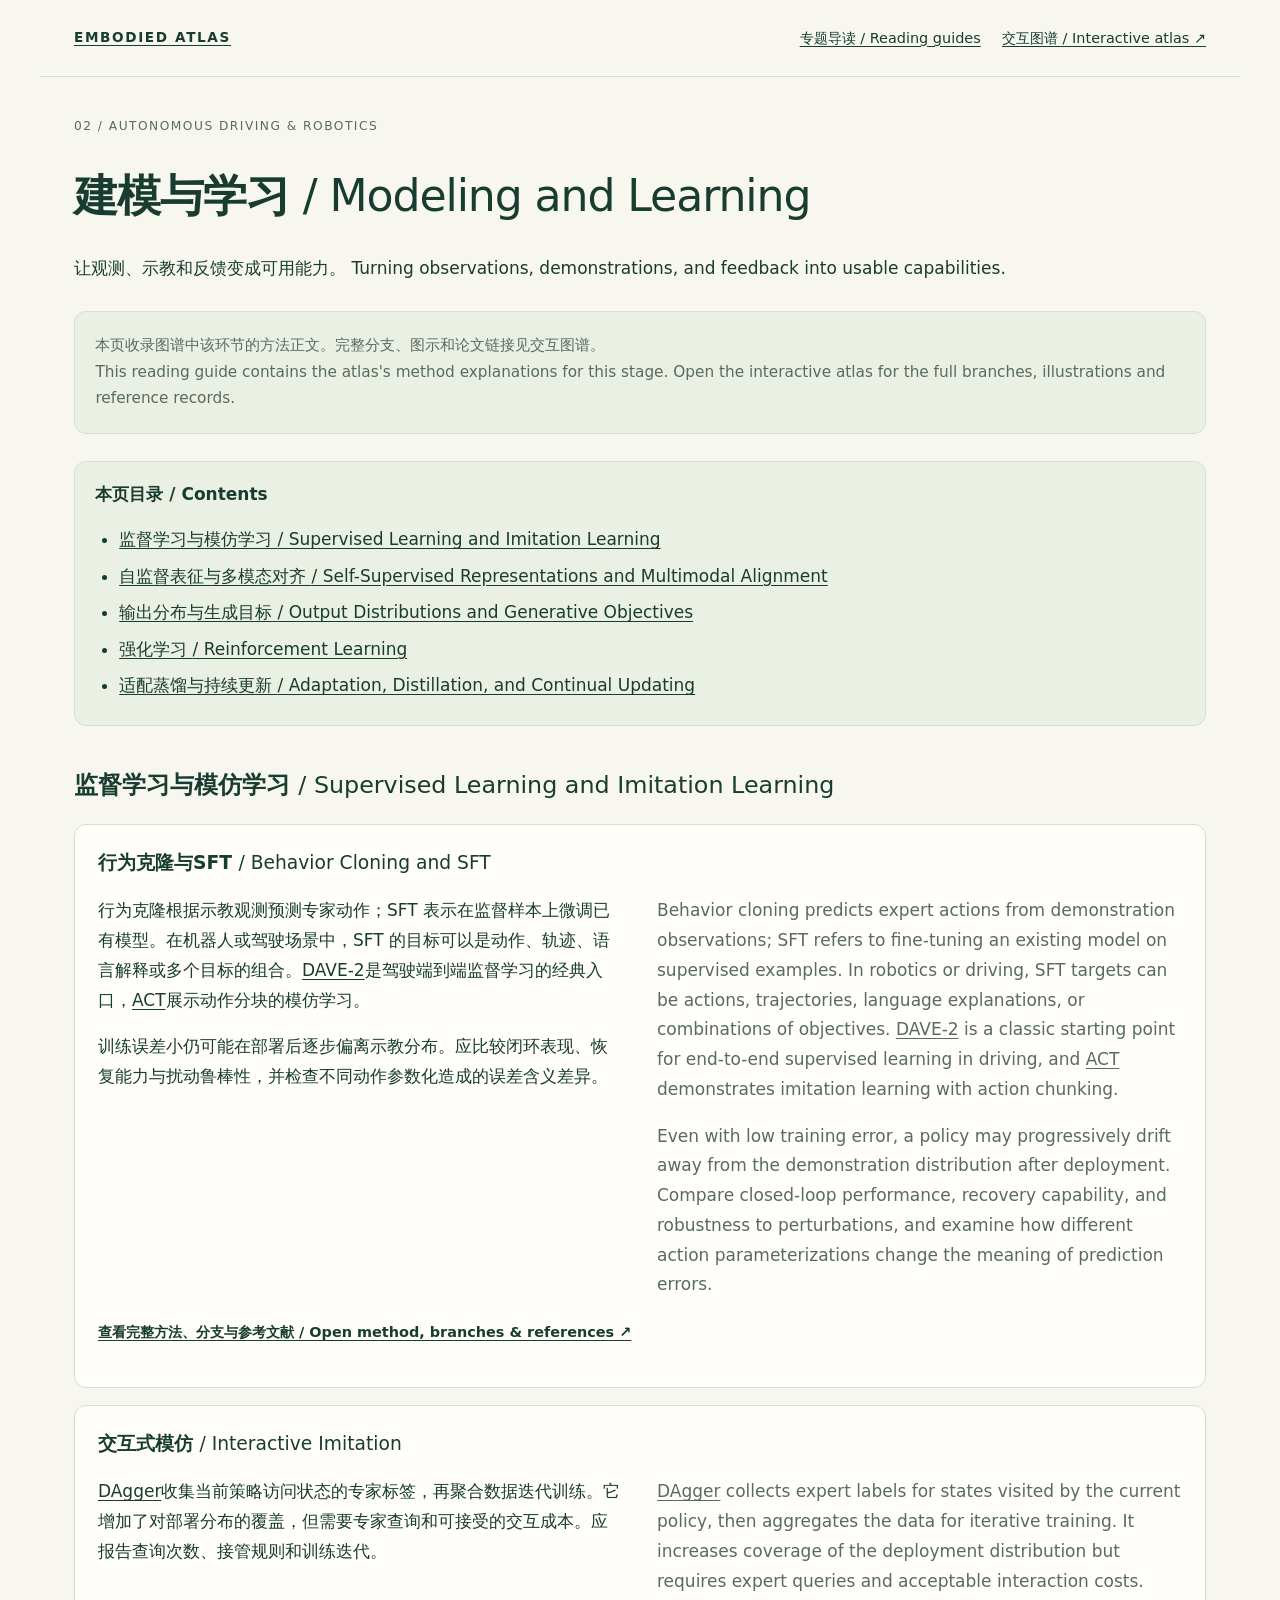
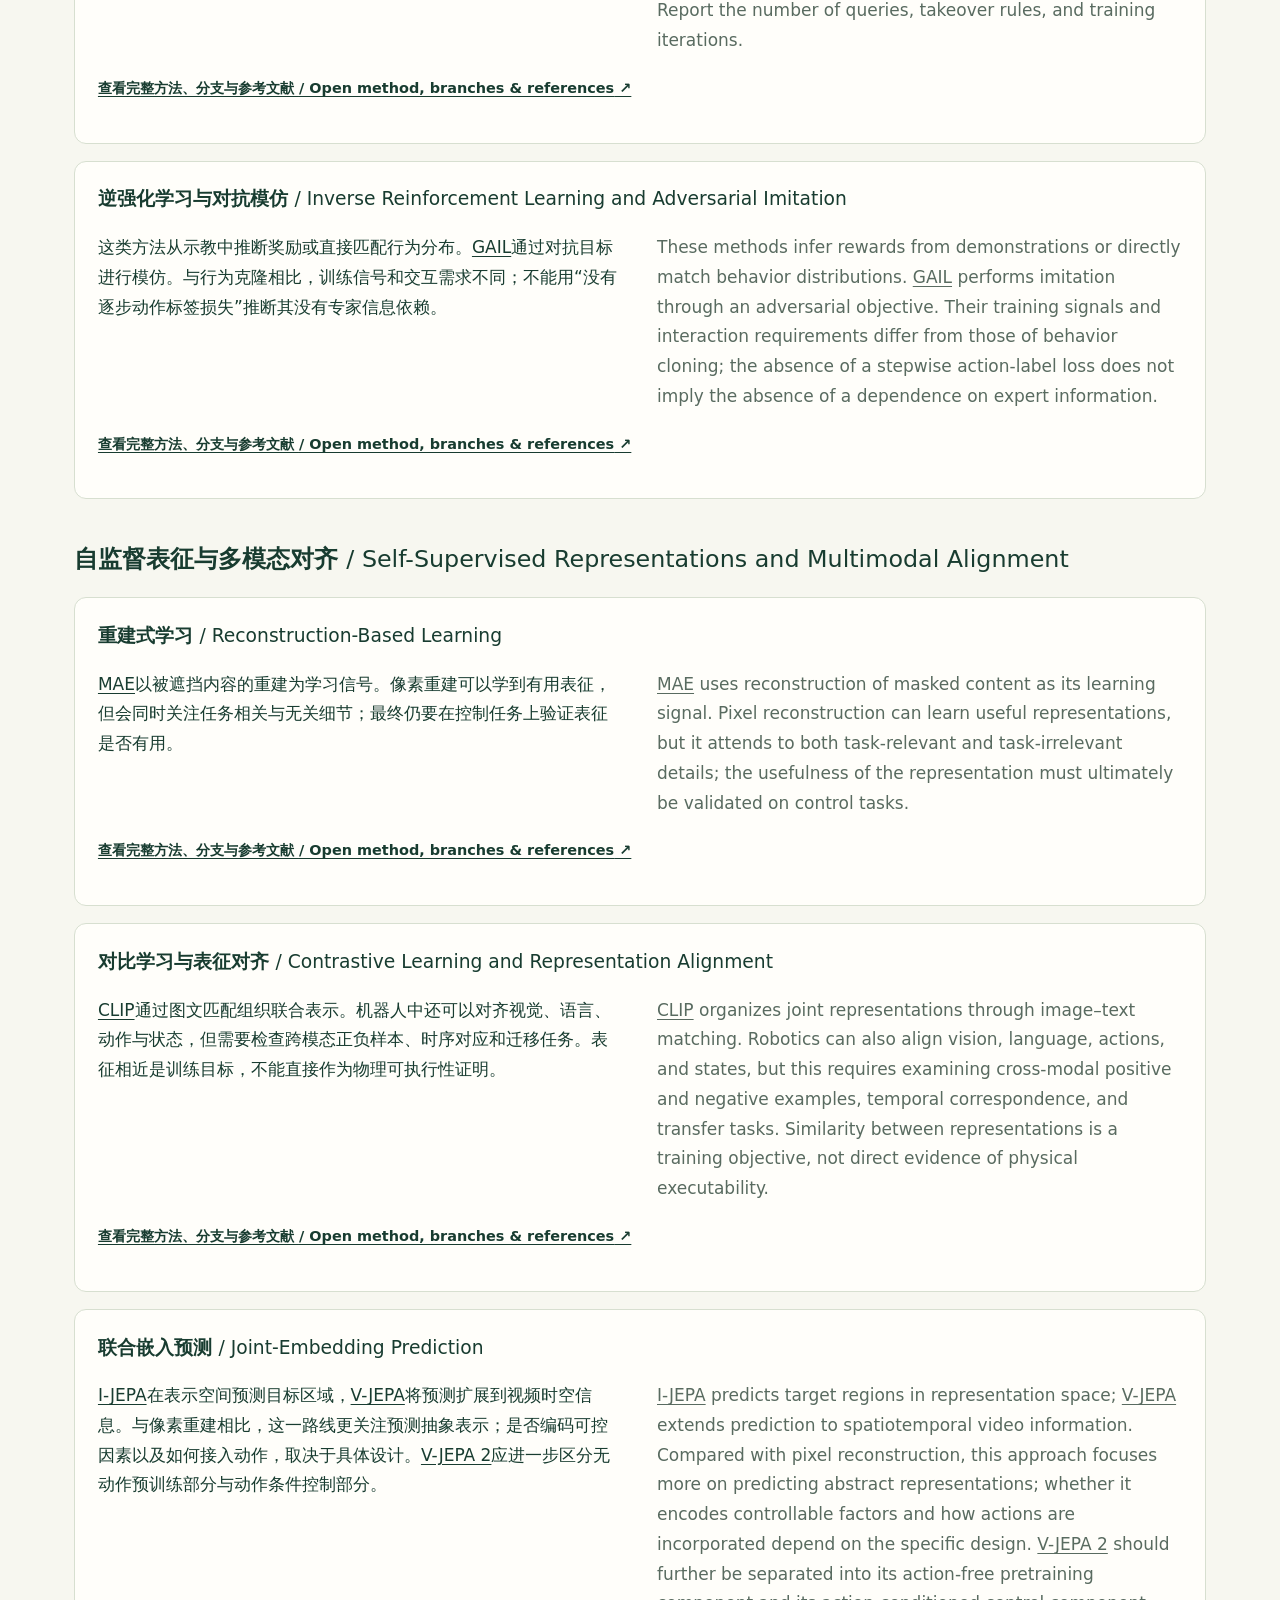
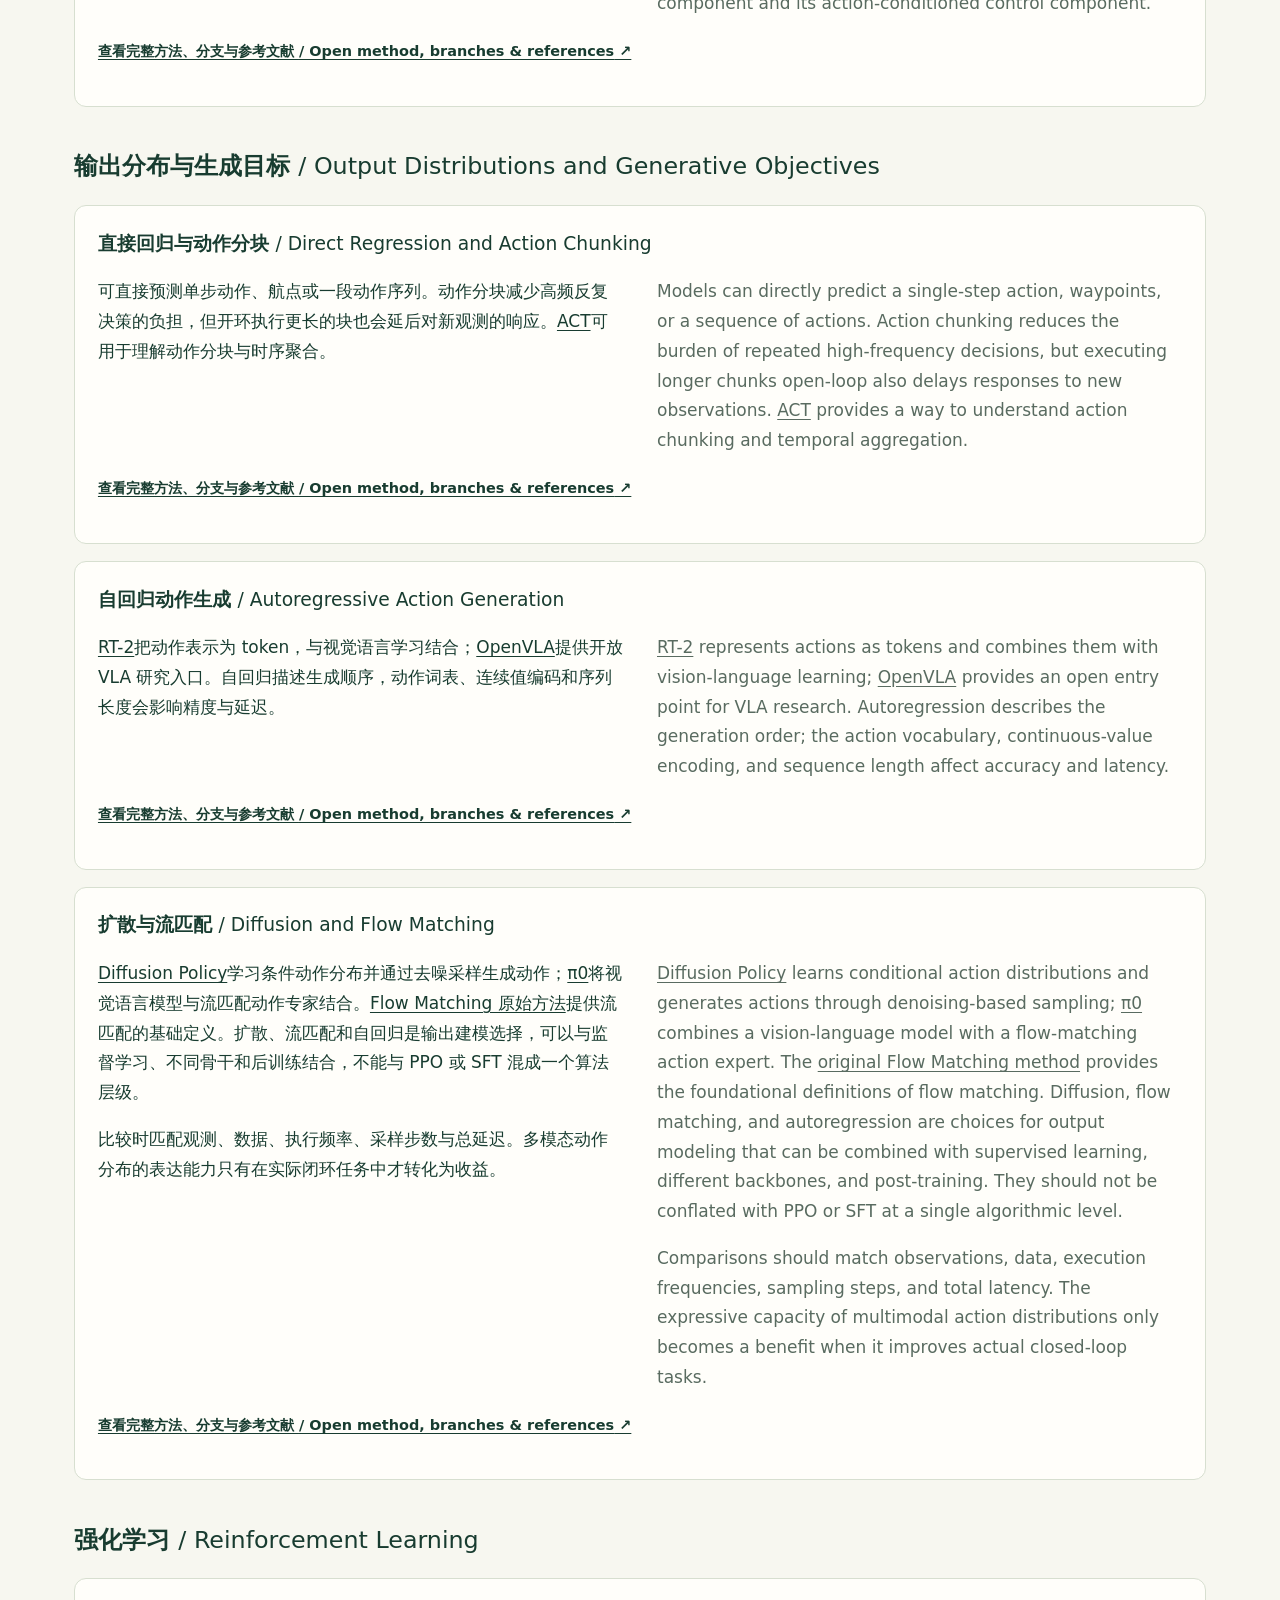
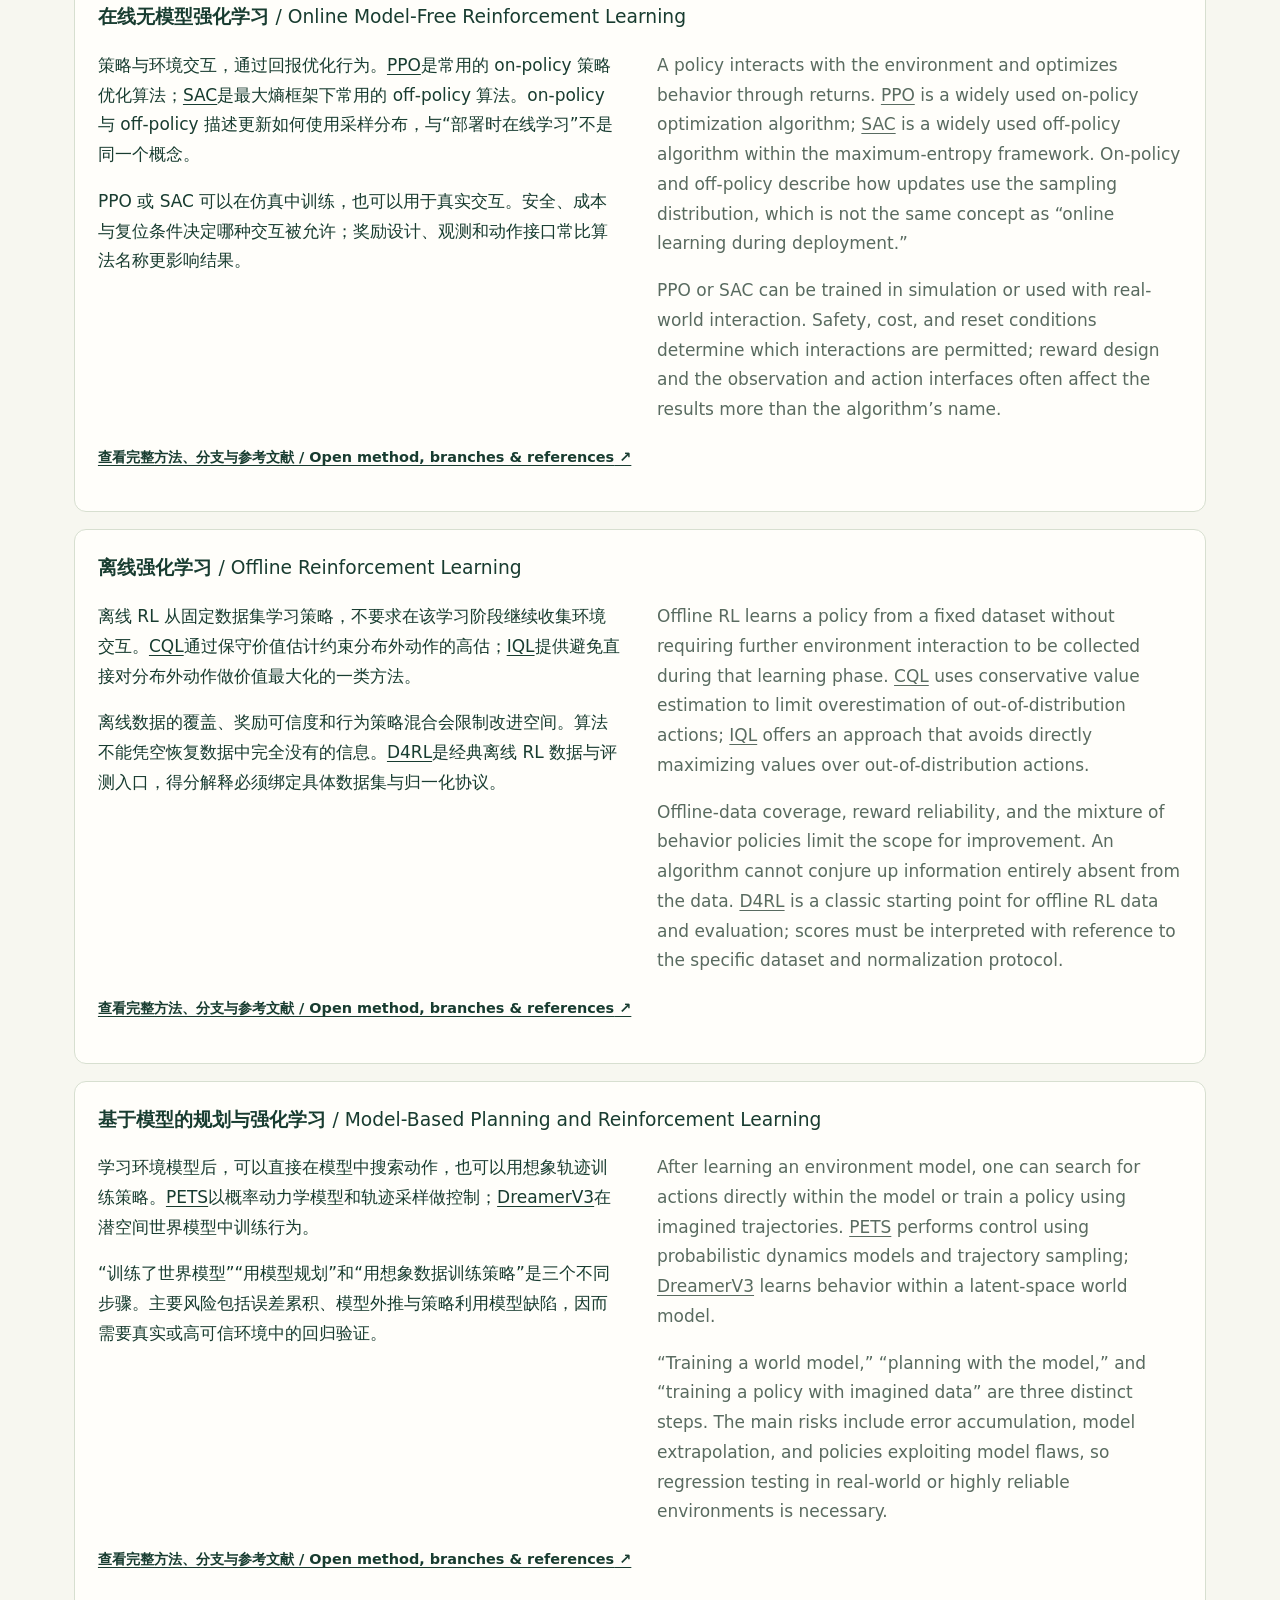
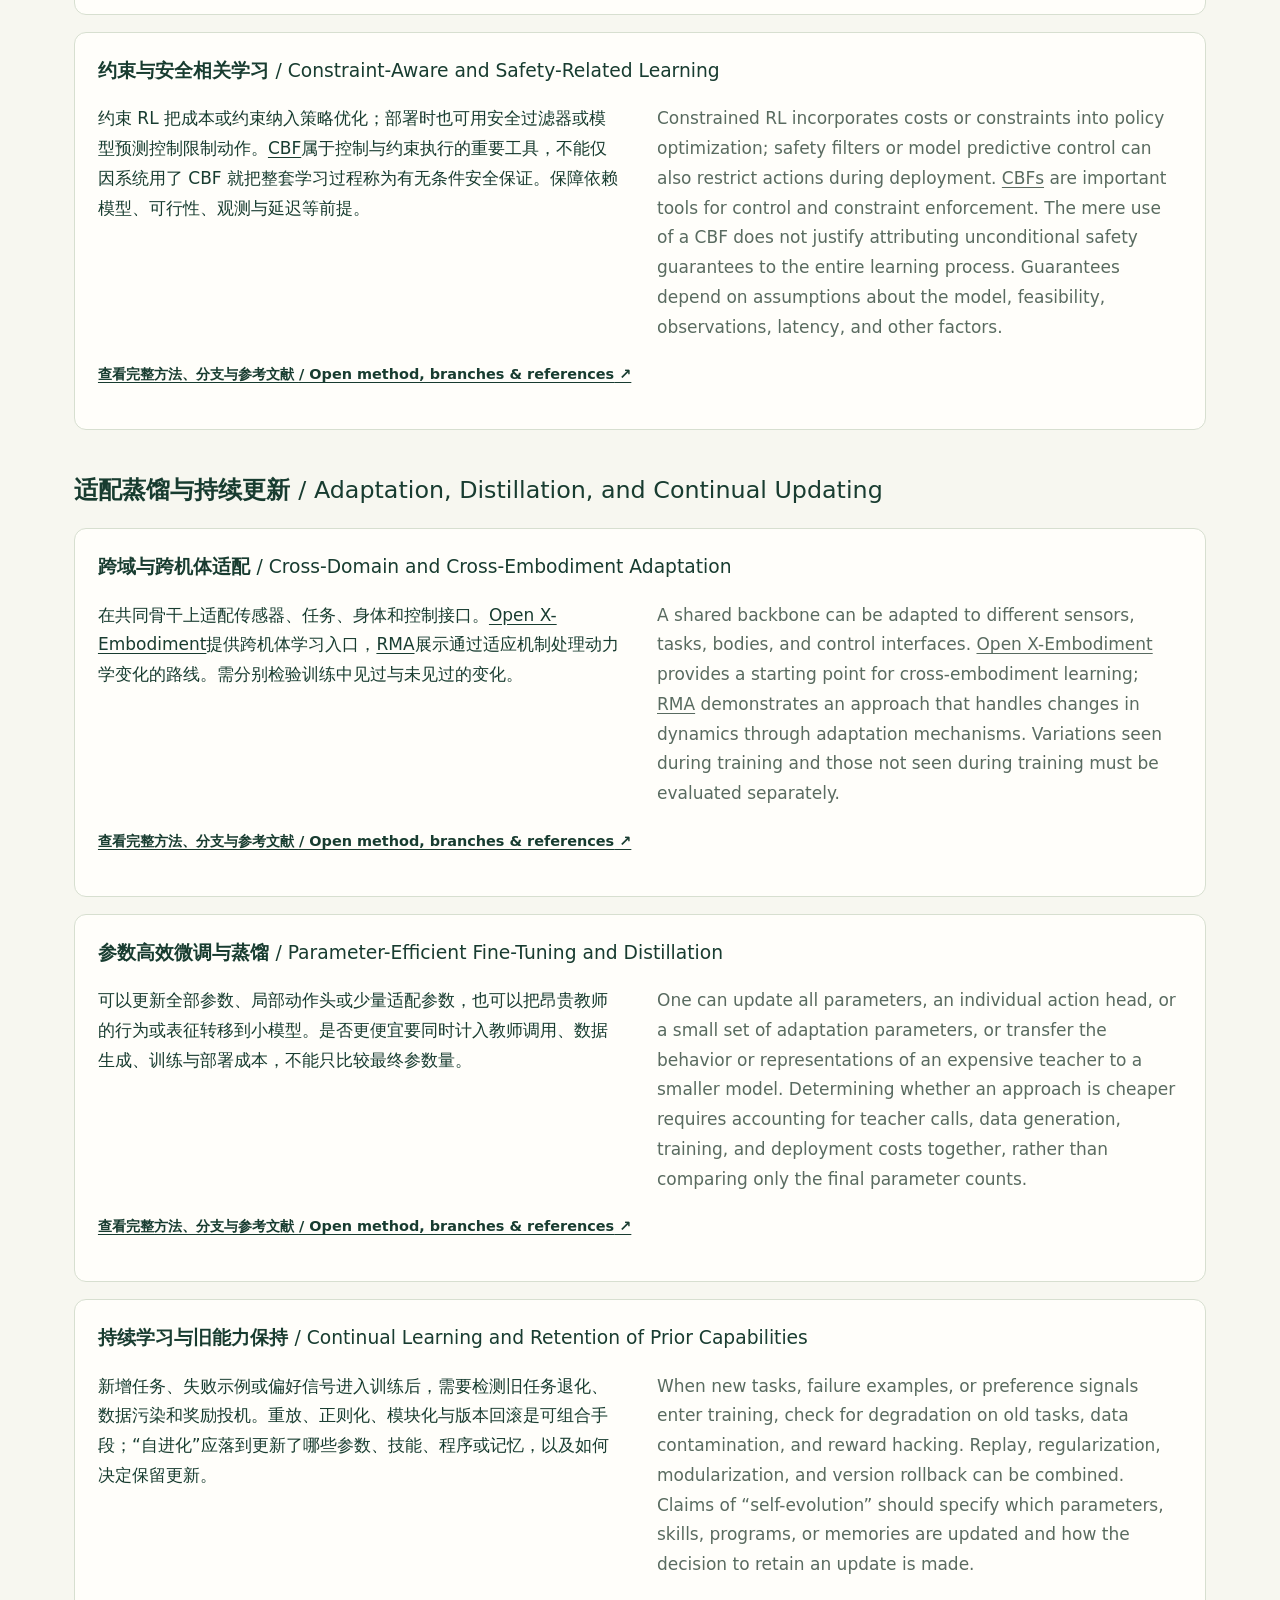
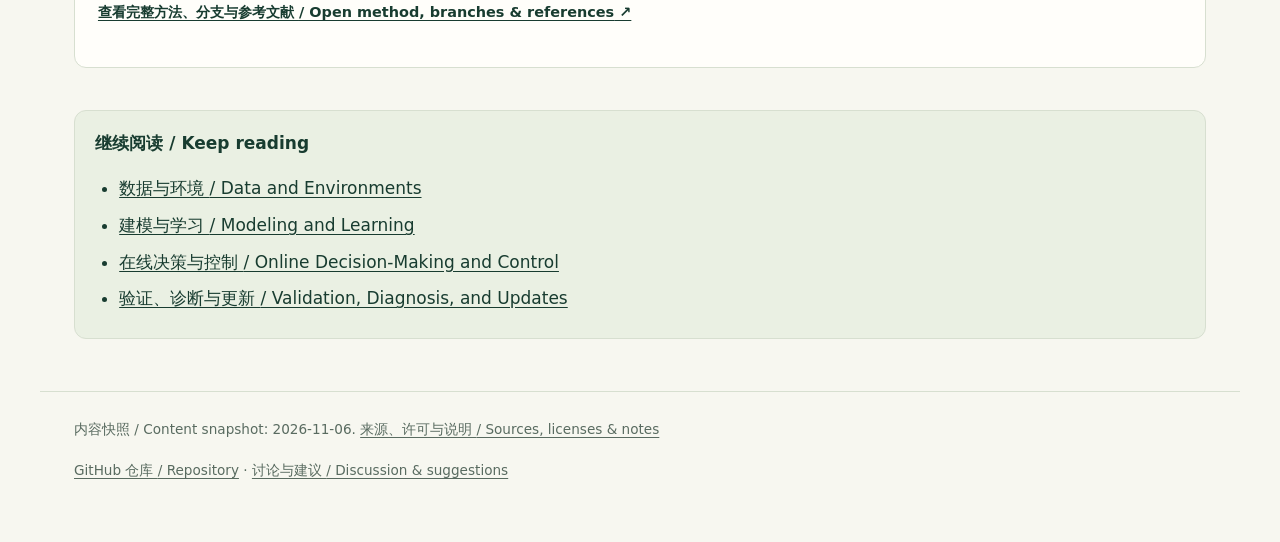
<file: guides/training/index.html>
<!doctype html>
<html lang="zh-CN">
<head>
<meta charset="utf-8">
<meta name="viewport" content="width=device-width,initial-scale=1">
<title>建模与学习 / Modeling and Learning · Embodied Atlas</title>
<meta name="description" content="让观测、示教和反馈变成可用能力。 Turning observations, demonstrations, and feedback into usable capabilities. 自动驾驶与机器人 / Autonomous driving and robotics.">
<link rel="canonical" href="https://weizhi-t.github.io/roadmap-for-autonomous-driving-and-robotics/guides/training/">
<link rel="sitemap" type="application/xml" href="https://weizhi-t.github.io/roadmap-for-autonomous-driving-and-robotics/sitemap.xml">
<meta name="theme-color" content="#173d31">
<meta property="og:type" content="website">
<meta property="og:site_name" content="Embodied Atlas">
<meta property="og:title" content="建模与学习 / Modeling and Learning · Embodied Atlas">
<meta property="og:description" content="让观测、示教和反馈变成可用能力。 Turning observations, demonstrations, and feedback into usable capabilities. 自动驾驶与机器人 / Autonomous driving and robotics.">
<meta property="og:url" content="https://weizhi-t.github.io/roadmap-for-autonomous-driving-and-robotics/guides/training/">
<meta name="twitter:card" content="summary">
<link rel="stylesheet" href="../style.css">
<script type="application/ld+json">{"@context":"https://schema.org","@type":"CollectionPage","name":"建模与学习 / Modeling and Learning · Embodied Atlas","description":"让观测、示教和反馈变成可用能力。 Turning observations, demonstrations, and feedback into usable capabilities. 自动驾驶与机器人 / Autonomous driving and robotics.","url":"https://weizhi-t.github.io/roadmap-for-autonomous-driving-and-robotics/guides/training/","inLanguage":["zh-CN","en"],"isPartOf":{"@type":"WebSite","name":"Embodied Atlas","url":"https://weizhi-t.github.io/roadmap-for-autonomous-driving-and-robotics/"}}</script>
</head>
<body><a class="skip" href="#main">跳到正文 / Skip to content</a>
<header><a href="../../">EMBODIED ATLAS</a><nav aria-label="主导航 / Main navigation"><a href="../">专题导读 / Reading guides</a><a href="../../#stage/training">交互图谱 / Interactive atlas ↗</a></nav></header>
<main id="main"><p class="eyebrow">02 / AUTONOMOUS DRIVING &amp; ROBOTICS</p><h1>建模与学习 <span lang="en">/ Modeling and Learning</span></h1>
<p>让观测、示教和反馈变成可用能力。 <span lang="en">Turning observations, demonstrations, and feedback into usable capabilities.</span></p>
<p class="note">本页收录图谱中该环节的方法正文。完整分支、图示和论文链接见交互图谱。<br><span lang="en">This reading guide contains the atlas's method explanations for this stage. Open the interactive atlas for the full branches, illustrations and reference records.</span></p>
<nav class="contents" aria-label="本页目录 / On this page"><h2>本页目录 / Contents</h2><ul><li><a href="#category-2a">监督学习与模仿学习 <span lang="en">/ Supervised Learning and Imitation Learning</span></a></li>
<li><a href="#category-2b">自监督表征与多模态对齐 <span lang="en">/ Self-Supervised Representations and Multimodal Alignment</span></a></li>
<li><a href="#category-2c">输出分布与生成目标 <span lang="en">/ Output Distributions and Generative Objectives</span></a></li>
<li><a href="#category-2d">强化学习 <span lang="en">/ Reinforcement Learning</span></a></li>
<li><a href="#category-2e">适配蒸馏与持续更新 <span lang="en">/ Adaptation, Distillation, and Continual Updating</span></a></li></ul></nav>
<section id="category-2a"><h2>监督学习与模仿学习 <span lang="en">/ Supervised Learning and Imitation Learning</span></h2><article id="method-2a-1"><h3>行为克隆与SFT <span lang="en">/ Behavior Cloning and SFT</span></h3>
<div class="parallel"><div lang="zh-CN"><p>行为克隆根据示教观测预测专家动作；SFT 表示在监督样本上微调已有模型。在机器人或驾驶场景中，SFT 的目标可以是动作、轨迹、语言解释或多个目标的组合。<a href="https://arxiv.org/abs/1604.07316" rel="noopener noreferrer">DAVE-2</a>是驾驶端到端监督学习的经典入口，<a href="https://tonyzhaozh.github.io/aloha/" rel="noopener noreferrer">ACT</a>展示动作分块的模仿学习。</p>
<p>训练误差小仍可能在部署后逐步偏离示教分布。应比较闭环表现、恢复能力与扰动鲁棒性，并检查不同动作参数化造成的误差含义差异。</p></div><div lang="en"><p>Behavior cloning predicts expert actions from demonstration observations; SFT refers to fine-tuning an existing model on supervised examples. In robotics or driving, SFT targets can be actions, trajectories, language explanations, or combinations of objectives. <a href="https://arxiv.org/abs/1604.07316" rel="noopener noreferrer">DAVE-2</a> is a classic starting point for end-to-end supervised learning in driving, and <a href="https://tonyzhaozh.github.io/aloha/" rel="noopener noreferrer">ACT</a> demonstrates imitation learning with action chunking.</p>
<p>Even with low training error, a policy may progressively drift away from the demonstration distribution after deployment. Compare closed-loop performance, recovery capability, and robustness to perturbations, and examine how different action parameterizations change the meaning of prediction errors.</p></div></div>
<p><a class="action" href="../../#node/2a-1">查看完整方法、分支与参考文献 <span lang="en">/ Open method, branches &amp; references</span> ↗</a></p></article>
<article id="method-2a-2"><h3>交互式模仿 <span lang="en">/ Interactive Imitation</span></h3>
<div class="parallel"><div lang="zh-CN"><p><a href="https://proceedings.mlr.press/v15/ross11a.html" rel="noopener noreferrer">DAgger</a>收集当前策略访问状态的专家标签，再聚合数据迭代训练。它增加了对部署分布的覆盖，但需要专家查询和可接受的交互成本。应报告查询次数、接管规则和训练迭代。</p></div><div lang="en"><p><a href="https://proceedings.mlr.press/v15/ross11a.html" rel="noopener noreferrer">DAgger</a> collects expert labels for states visited by the current policy, then aggregates the data for iterative training. It increases coverage of the deployment distribution but requires expert queries and acceptable interaction costs. Report the number of queries, takeover rules, and training iterations.</p></div></div>
<p><a class="action" href="../../#node/2a-2">查看完整方法、分支与参考文献 <span lang="en">/ Open method, branches &amp; references</span> ↗</a></p></article>
<article id="method-2a-3"><h3>逆强化学习与对抗模仿 <span lang="en">/ Inverse Reinforcement Learning and Adversarial Imitation</span></h3>
<div class="parallel"><div lang="zh-CN"><p>这类方法从示教中推断奖励或直接匹配行为分布。<a href="https://papers.neurips.cc/paper/2016/hash/cc7e2b878868cbae992d1fb743995d8f-Abstract.html" rel="noopener noreferrer">GAIL</a>通过对抗目标进行模仿。与行为克隆相比，训练信号和交互需求不同；不能用“没有逐步动作标签损失”推断其没有专家信息依赖。</p></div><div lang="en"><p>These methods infer rewards from demonstrations or directly match behavior distributions. <a href="https://papers.neurips.cc/paper/2016/hash/cc7e2b878868cbae992d1fb743995d8f-Abstract.html" rel="noopener noreferrer">GAIL</a> performs imitation through an adversarial objective. Their training signals and interaction requirements differ from those of behavior cloning; the absence of a stepwise action-label loss does not imply the absence of a dependence on expert information.</p></div></div>
<p><a class="action" href="../../#node/2a-3">查看完整方法、分支与参考文献 <span lang="en">/ Open method, branches &amp; references</span> ↗</a></p></article></section>
<section id="category-2b"><h2>自监督表征与多模态对齐 <span lang="en">/ Self-Supervised Representations and Multimodal Alignment</span></h2><article id="method-2b-1"><h3>重建式学习 <span lang="en">/ Reconstruction-Based Learning</span></h3>
<div class="parallel"><div lang="zh-CN"><p><a href="https://openaccess.thecvf.com/content/CVPR2022/html/He_Masked_Autoencoders_Are_Scalable_Vision_Learners_CVPR_2022_paper.html" rel="noopener noreferrer">MAE</a>以被遮挡内容的重建为学习信号。像素重建可以学到有用表征，但会同时关注任务相关与无关细节；最终仍要在控制任务上验证表征是否有用。</p></div><div lang="en"><p><a href="https://openaccess.thecvf.com/content/CVPR2022/html/He_Masked_Autoencoders_Are_Scalable_Vision_Learners_CVPR_2022_paper.html" rel="noopener noreferrer">MAE</a> uses reconstruction of masked content as its learning signal. Pixel reconstruction can learn useful representations, but it attends to both task-relevant and task-irrelevant details; the usefulness of the representation must ultimately be validated on control tasks.</p></div></div>
<p><a class="action" href="../../#node/2b-1">查看完整方法、分支与参考文献 <span lang="en">/ Open method, branches &amp; references</span> ↗</a></p></article>
<article id="method-2b-2"><h3>对比学习与表征对齐 <span lang="en">/ Contrastive Learning and Representation Alignment</span></h3>
<div class="parallel"><div lang="zh-CN"><p><a href="https://proceedings.mlr.press/v139/radford21a.html" rel="noopener noreferrer">CLIP</a>通过图文匹配组织联合表示。机器人中还可以对齐视觉、语言、动作与状态，但需要检查跨模态正负样本、时序对应和迁移任务。表征相近是训练目标，不能直接作为物理可执行性证明。</p></div><div lang="en"><p><a href="https://proceedings.mlr.press/v139/radford21a.html" rel="noopener noreferrer">CLIP</a> organizes joint representations through image–text matching. Robotics can also align vision, language, actions, and states, but this requires examining cross-modal positive and negative examples, temporal correspondence, and transfer tasks. Similarity between representations is a training objective, not direct evidence of physical executability.</p></div></div>
<p><a class="action" href="../../#node/2b-2">查看完整方法、分支与参考文献 <span lang="en">/ Open method, branches &amp; references</span> ↗</a></p></article>
<article id="method-2b-3"><h3>联合嵌入预测 <span lang="en">/ Joint-Embedding Prediction</span></h3>
<div class="parallel"><div lang="zh-CN"><p><a href="https://openaccess.thecvf.com/content/CVPR2023/html/Assran_Self-Supervised_Learning_From_Images_With_a_Joint-Embedding_Predictive_Architecture_CVPR_2023_paper.html" rel="noopener noreferrer">I-JEPA</a>在表示空间预测目标区域，<a href="https://openreview.net/forum?id=WFYbBOEOtv" rel="noopener noreferrer">V-JEPA</a>将预测扩展到视频时空信息。与像素重建相比，这一路线更关注预测抽象表示；是否编码可控因素以及如何接入动作，取决于具体设计。<a href="https://arxiv.org/abs/2506.09985" rel="noopener noreferrer">V-JEPA 2</a>应进一步区分无动作预训练部分与动作条件控制部分。</p></div><div lang="en"><p><a href="https://openaccess.thecvf.com/content/CVPR2023/html/Assran_Self-Supervised_Learning_From_Images_With_a_Joint-Embedding_Predictive_Architecture_CVPR_2023_paper.html" rel="noopener noreferrer">I-JEPA</a> predicts target regions in representation space; <a href="https://openreview.net/forum?id=WFYbBOEOtv" rel="noopener noreferrer">V-JEPA</a> extends prediction to spatiotemporal video information. Compared with pixel reconstruction, this approach focuses more on predicting abstract representations; whether it encodes controllable factors and how actions are incorporated depend on the specific design. <a href="https://arxiv.org/abs/2506.09985" rel="noopener noreferrer">V-JEPA 2</a> should further be separated into its action-free pretraining component and its action-conditioned control component.</p></div></div>
<p><a class="action" href="../../#node/2b-3">查看完整方法、分支与参考文献 <span lang="en">/ Open method, branches &amp; references</span> ↗</a></p></article></section>
<section id="category-2c"><h2>输出分布与生成目标 <span lang="en">/ Output Distributions and Generative Objectives</span></h2><article id="method-2c-1"><h3>直接回归与动作分块 <span lang="en">/ Direct Regression and Action Chunking</span></h3>
<div class="parallel"><div lang="zh-CN"><p>可直接预测单步动作、航点或一段动作序列。动作分块减少高频反复决策的负担，但开环执行更长的块也会延后对新观测的响应。<a href="https://tonyzhaozh.github.io/aloha/" rel="noopener noreferrer">ACT</a>可用于理解动作分块与时序聚合。</p></div><div lang="en"><p>Models can directly predict a single-step action, waypoints, or a sequence of actions. Action chunking reduces the burden of repeated high-frequency decisions, but executing longer chunks open-loop also delays responses to new observations. <a href="https://tonyzhaozh.github.io/aloha/" rel="noopener noreferrer">ACT</a> provides a way to understand action chunking and temporal aggregation.</p></div></div>
<p><a class="action" href="../../#node/2c-1">查看完整方法、分支与参考文献 <span lang="en">/ Open method, branches &amp; references</span> ↗</a></p></article>
<article id="method-2c-2"><h3>自回归动作生成 <span lang="en">/ Autoregressive Action Generation</span></h3>
<div class="parallel"><div lang="zh-CN"><p><a href="https://arxiv.org/abs/2307.15818" rel="noopener noreferrer">RT-2</a>把动作表示为 token，与视觉语言学习结合；<a href="https://openvla.github.io/" rel="noopener noreferrer">OpenVLA</a>提供开放 VLA 研究入口。自回归描述生成顺序，动作词表、连续值编码和序列长度会影响精度与延迟。</p></div><div lang="en"><p><a href="https://arxiv.org/abs/2307.15818" rel="noopener noreferrer">RT-2</a> represents actions as tokens and combines them with vision-language learning; <a href="https://openvla.github.io/" rel="noopener noreferrer">OpenVLA</a> provides an open entry point for VLA research. Autoregression describes the generation order; the action vocabulary, continuous-value encoding, and sequence length affect accuracy and latency.</p></div></div>
<p><a class="action" href="../../#node/2c-2">查看完整方法、分支与参考文献 <span lang="en">/ Open method, branches &amp; references</span> ↗</a></p></article>
<article id="method-2c-3"><h3>扩散与流匹配 <span lang="en">/ Diffusion and Flow Matching</span></h3>
<div class="parallel"><div lang="zh-CN"><p><a href="https://diffusion-policy.cs.columbia.edu/" rel="noopener noreferrer">Diffusion Policy</a>学习条件动作分布并通过去噪采样生成动作；<a href="https://arxiv.org/abs/2410.24164" rel="noopener noreferrer">π0</a>将视觉语言模型与流匹配动作专家结合。<a href="https://arxiv.org/abs/2210.02747" rel="noopener noreferrer">Flow Matching 原始方法</a>提供流匹配的基础定义。扩散、流匹配和自回归是输出建模选择，可以与监督学习、不同骨干和后训练结合，不能与 PPO 或 SFT 混成一个算法层级。</p>
<p>比较时匹配观测、数据、执行频率、采样步数与总延迟。多模态动作分布的表达能力只有在实际闭环任务中才转化为收益。</p></div><div lang="en"><p><a href="https://diffusion-policy.cs.columbia.edu/" rel="noopener noreferrer">Diffusion Policy</a> learns conditional action distributions and generates actions through denoising-based sampling; <a href="https://arxiv.org/abs/2410.24164" rel="noopener noreferrer">π0</a> combines a vision-language model with a flow-matching action expert. The <a href="https://arxiv.org/abs/2210.02747" rel="noopener noreferrer">original Flow Matching method</a> provides the foundational definitions of flow matching. Diffusion, flow matching, and autoregression are choices for output modeling that can be combined with supervised learning, different backbones, and post-training. They should not be conflated with PPO or SFT at a single algorithmic level.</p>
<p>Comparisons should match observations, data, execution frequencies, sampling steps, and total latency. The expressive capacity of multimodal action distributions only becomes a benefit when it improves actual closed-loop tasks.</p></div></div>
<p><a class="action" href="../../#node/2c-3">查看完整方法、分支与参考文献 <span lang="en">/ Open method, branches &amp; references</span> ↗</a></p></article></section>
<section id="category-2d"><h2>强化学习 <span lang="en">/ Reinforcement Learning</span></h2><article id="method-2d-1"><h3>在线无模型强化学习 <span lang="en">/ Online Model-Free Reinforcement Learning</span></h3>
<div class="parallel"><div lang="zh-CN"><p>策略与环境交互，通过回报优化行为。<a href="https://arxiv.org/abs/1707.06347" rel="noopener noreferrer">PPO</a>是常用的 on-policy 策略优化算法；<a href="https://proceedings.mlr.press/v80/haarnoja18b.html" rel="noopener noreferrer">SAC</a>是最大熵框架下常用的 off-policy 算法。on-policy 与 off-policy 描述更新如何使用采样分布，与“部署时在线学习”不是同一个概念。</p>
<p>PPO 或 SAC 可以在仿真中训练，也可以用于真实交互。安全、成本与复位条件决定哪种交互被允许；奖励设计、观测和动作接口常比算法名称更影响结果。</p></div><div lang="en"><p>A policy interacts with the environment and optimizes behavior through returns. <a href="https://arxiv.org/abs/1707.06347" rel="noopener noreferrer">PPO</a> is a widely used on-policy optimization algorithm; <a href="https://proceedings.mlr.press/v80/haarnoja18b.html" rel="noopener noreferrer">SAC</a> is a widely used off-policy algorithm within the maximum-entropy framework. On-policy and off-policy describe how updates use the sampling distribution, which is not the same concept as “online learning during deployment.”</p>
<p>PPO or SAC can be trained in simulation or used with real-world interaction. Safety, cost, and reset conditions determine which interactions are permitted; reward design and the observation and action interfaces often affect the results more than the algorithm’s name.</p></div></div>
<p><a class="action" href="../../#node/2d-1">查看完整方法、分支与参考文献 <span lang="en">/ Open method, branches &amp; references</span> ↗</a></p></article>
<article id="method-2d-2"><h3>离线强化学习 <span lang="en">/ Offline Reinforcement Learning</span></h3>
<div class="parallel"><div lang="zh-CN"><p>离线 RL 从固定数据集学习策略，不要求在该学习阶段继续收集环境交互。<a href="https://arxiv.org/abs/2006.04779" rel="noopener noreferrer">CQL</a>通过保守价值估计约束分布外动作的高估；<a href="https://arxiv.org/abs/2110.06169" rel="noopener noreferrer">IQL</a>提供避免直接对分布外动作做价值最大化的一类方法。</p>
<p>离线数据的覆盖、奖励可信度和行为策略混合会限制改进空间。算法不能凭空恢复数据中完全没有的信息。<a href="https://arxiv.org/abs/2004.07219" rel="noopener noreferrer">D4RL</a>是经典离线 RL 数据与评测入口，得分解释必须绑定具体数据集与归一化协议。</p></div><div lang="en"><p>Offline RL learns a policy from a fixed dataset without requiring further environment interaction to be collected during that learning phase. <a href="https://arxiv.org/abs/2006.04779" rel="noopener noreferrer">CQL</a> uses conservative value estimation to limit overestimation of out-of-distribution actions; <a href="https://arxiv.org/abs/2110.06169" rel="noopener noreferrer">IQL</a> offers an approach that avoids directly maximizing values over out-of-distribution actions.</p>
<p>Offline-data coverage, reward reliability, and the mixture of behavior policies limit the scope for improvement. An algorithm cannot conjure up information entirely absent from the data. <a href="https://arxiv.org/abs/2004.07219" rel="noopener noreferrer">D4RL</a> is a classic starting point for offline RL data and evaluation; scores must be interpreted with reference to the specific dataset and normalization protocol.</p></div></div>
<p><a class="action" href="../../#node/2d-2">查看完整方法、分支与参考文献 <span lang="en">/ Open method, branches &amp; references</span> ↗</a></p></article>
<article id="method-2d-3"><h3>基于模型的规划与强化学习 <span lang="en">/ Model-Based Planning and Reinforcement Learning</span></h3>
<div class="parallel"><div lang="zh-CN"><p>学习环境模型后，可以直接在模型中搜索动作，也可以用想象轨迹训练策略。<a href="https://arxiv.org/abs/1805.12114" rel="noopener noreferrer">PETS</a>以概率动力学模型和轨迹采样做控制；<a href="https://www.nature.com/articles/s41586-025-08744-2" rel="noopener noreferrer">DreamerV3</a>在潜空间世界模型中训练行为。</p>
<p>“训练了世界模型”“用模型规划”和“用想象数据训练策略”是三个不同步骤。主要风险包括误差累积、模型外推与策略利用模型缺陷，因而需要真实或高可信环境中的回归验证。</p></div><div lang="en"><p>After learning an environment model, one can search for actions directly within the model or train a policy using imagined trajectories. <a href="https://arxiv.org/abs/1805.12114" rel="noopener noreferrer">PETS</a> performs control using probabilistic dynamics models and trajectory sampling; <a href="https://www.nature.com/articles/s41586-025-08744-2" rel="noopener noreferrer">DreamerV3</a> learns behavior within a latent-space world model.</p>
<p>“Training a world model,” “planning with the model,” and “training a policy with imagined data” are three distinct steps. The main risks include error accumulation, model extrapolation, and policies exploiting model flaws, so regression testing in real-world or highly reliable environments is necessary.</p></div></div>
<p><a class="action" href="../../#node/2d-3">查看完整方法、分支与参考文献 <span lang="en">/ Open method, branches &amp; references</span> ↗</a></p></article>
<article id="method-2d-4"><h3>约束与安全相关学习 <span lang="en">/ Constraint-Aware and Safety-Related Learning</span></h3>
<div class="parallel"><div lang="zh-CN"><p>约束 RL 把成本或约束纳入策略优化；部署时也可用安全过滤器或模型预测控制限制动作。<a href="https://arxiv.org/abs/1609.06408" rel="noopener noreferrer">CBF</a>属于控制与约束执行的重要工具，不能仅因系统用了 CBF 就把整套学习过程称为有无条件安全保证。保障依赖模型、可行性、观测与延迟等前提。</p></div><div lang="en"><p>Constrained RL incorporates costs or constraints into policy optimization; safety filters or model predictive control can also restrict actions during deployment. <a href="https://arxiv.org/abs/1609.06408" rel="noopener noreferrer">CBFs</a> are important tools for control and constraint enforcement. The mere use of a CBF does not justify attributing unconditional safety guarantees to the entire learning process. Guarantees depend on assumptions about the model, feasibility, observations, latency, and other factors.</p></div></div>
<p><a class="action" href="../../#node/2d-4">查看完整方法、分支与参考文献 <span lang="en">/ Open method, branches &amp; references</span> ↗</a></p></article></section>
<section id="category-2e"><h2>适配蒸馏与持续更新 <span lang="en">/ Adaptation, Distillation, and Continual Updating</span></h2><article id="method-2e-1"><h3>跨域与跨机体适配 <span lang="en">/ Cross-Domain and Cross-Embodiment Adaptation</span></h3>
<div class="parallel"><div lang="zh-CN"><p>在共同骨干上适配传感器、任务、身体和控制接口。<a href="https://robotics-transformer-x.github.io/" rel="noopener noreferrer">Open X-Embodiment</a>提供跨机体学习入口，<a href="https://ashish-kmr.github.io/rma-legged-robots/" rel="noopener noreferrer">RMA</a>展示通过适应机制处理动力学变化的路线。需分别检验训练中见过与未见过的变化。</p></div><div lang="en"><p>A shared backbone can be adapted to different sensors, tasks, bodies, and control interfaces. <a href="https://robotics-transformer-x.github.io/" rel="noopener noreferrer">Open X-Embodiment</a> provides a starting point for cross-embodiment learning; <a href="https://ashish-kmr.github.io/rma-legged-robots/" rel="noopener noreferrer">RMA</a> demonstrates an approach that handles changes in dynamics through adaptation mechanisms. Variations seen during training and those not seen during training must be evaluated separately.</p></div></div>
<p><a class="action" href="../../#node/2e-1">查看完整方法、分支与参考文献 <span lang="en">/ Open method, branches &amp; references</span> ↗</a></p></article>
<article id="method-2e-2"><h3>参数高效微调与蒸馏 <span lang="en">/ Parameter-Efficient Fine-Tuning and Distillation</span></h3>
<div class="parallel"><div lang="zh-CN"><p>可以更新全部参数、局部动作头或少量适配参数，也可以把昂贵教师的行为或表征转移到小模型。是否更便宜要同时计入教师调用、数据生成、训练与部署成本，不能只比较最终参数量。</p></div><div lang="en"><p>One can update all parameters, an individual action head, or a small set of adaptation parameters, or transfer the behavior or representations of an expensive teacher to a smaller model. Determining whether an approach is cheaper requires accounting for teacher calls, data generation, training, and deployment costs together, rather than comparing only the final parameter counts.</p></div></div>
<p><a class="action" href="../../#node/2e-2">查看完整方法、分支与参考文献 <span lang="en">/ Open method, branches &amp; references</span> ↗</a></p></article>
<article id="method-2e-3"><h3>持续学习与旧能力保持 <span lang="en">/ Continual Learning and Retention of Prior Capabilities</span></h3>
<div class="parallel"><div lang="zh-CN"><p>新增任务、失败示例或偏好信号进入训练后，需要检测旧任务退化、数据污染和奖励投机。重放、正则化、模块化与版本回滚是可组合手段；“自进化”应落到更新了哪些参数、技能、程序或记忆，以及如何决定保留更新。</p></div><div lang="en"><p>When new tasks, failure examples, or preference signals enter training, check for degradation on old tasks, data contamination, and reward hacking. Replay, regularization, modularization, and version rollback can be combined. Claims of “self-evolution” should specify which parameters, skills, programs, or memories are updated and how the decision to retain an update is made.</p></div></div>
<p><a class="action" href="../../#node/2e-3">查看完整方法、分支与参考文献 <span lang="en">/ Open method, branches &amp; references</span> ↗</a></p></article></section>
<nav class="contents" aria-label="其他研发环节 / Other research stages"><h2>继续阅读 / Keep reading</h2><ul><li><a href="../data/">数据与环境 <span lang="en">/ Data and Environments</span></a></li>
<li><a href="../training/">建模与学习 <span lang="en">/ Modeling and Learning</span></a></li>
<li><a href="../execution/">在线决策与控制 <span lang="en">/ Online Decision-Making and Control</span></a></li>
<li><a href="../feedback/">验证、诊断与更新 <span lang="en">/ Validation, Diagnosis, and Updates</span></a></li></ul></nav></main><footer><p>内容快照 <span lang="en">/ Content snapshot</span>: 2026-11-06. <a href="../../#guide">来源、许可与说明 <span lang="en">/ Sources, licenses &amp; notes</span></a></p><p><a href="https://github.com/Weizhi-T/roadmap-for-autonomous-driving-and-robotics">GitHub 仓库 <span lang="en">/ Repository</span></a> · <a href="https://github.com/Weizhi-T/roadmap-for-autonomous-driving-and-robotics/issues">讨论与建议 <span lang="en">/ Discussion &amp; suggestions</span></a></p></footer>
</body></html>
</file>
<file: discovery.css>
.crawl-summary{max-width:70rem;line-height:1.8}.crawl-summary h1{font-size:clamp(1.7rem,3vw,2.5rem)}.crawl-summary h1 span{display:block;font-size:.7em;margin-top:.5rem}.crawl-summary a{text-decoration:underline;text-underline-offset:3px}.crawl-summary li{margin:.5rem 0}.repo-community{margin-top:2.5rem;padding:1.5rem;border:1px solid var(--line);border-radius:14px;background:var(--panel)}.repo-community h2{margin-bottom:.6rem}.repo-community>p{max-width:62rem;color:var(--muted);font-size:.88rem}.repo-community .repo-name{overflow-wrap:anywhere;font-size:.8rem}.repo-actions{display:flex;flex-wrap:wrap;gap:.7rem;margin:1.1rem 0}.repo-actions a{min-height:44px;display:inline-flex;align-items:center;justify-content:center;padding:.65rem .9rem;border:1px solid #b6c7aa;border-radius:8px;font-size:.82rem}.repo-actions a:first-child{background:var(--deep);border-color:var(--deep);color:white}.repo-community .repo-note{font-size:.75rem;margin-bottom:0}@media(max-width:600px){.repo-community{padding:1.1rem}.repo-actions{display:grid;grid-template-columns:1fr}.repo-actions a{justify-content:flex-start}}
</file>
<file: community-like.css>
.community-interactions{display:flex;flex-wrap:wrap;align-items:center;gap:.7rem;margin:1rem 0 .5rem}.community-interactions button{position:relative;min-height:44px;padding:.65rem .9rem;border:1px solid #aac2a7;border-radius:8px;background:#fff;color:var(--deep);font:inherit;font-size:.82rem;cursor:pointer}.community-interactions button:hover:not(:disabled){background:#eff7eb}.community-interactions button:focus-visible{outline:3px solid #588d6b;outline-offset:3px}.community-interactions button:disabled{opacity:.55;cursor:not-allowed}.like-button{overflow:visible}.like-heart{display:inline-block;color:#c9566b}.like-total{font-size:.82rem;color:var(--muted)}.like-total strong{color:var(--deep);font-variant-numeric:tabular-nums}.repo-community .community-help{font-size:.75rem;margin:.35rem 0}.community-pop{position:absolute;pointer-events:none;color:#d95873;font-size:1rem;animation:community-rise 800ms ease-out forwards;z-index:2}.community-bump .like-heart{animation:community-bump 350ms ease-out}@keyframes community-rise{to{transform:translate(var(--x),-42px) rotate(var(--r));opacity:0}}@keyframes community-bump{40%{transform:scale(1.55) rotate(-15deg)}100%{transform:scale(1)}}html[data-motion="paused"] .community-pop,html[data-motion="paused"] .community-bump .like-heart{animation:none}@media (prefers-reduced-motion:reduce){.community-pop,.community-bump .like-heart{animation:none!important}}
</file>
<file: style.css>
:root{--paper:#f7f7f0;--panel:#fffefa;--ink:#183c30;--muted:#596b60;--line:#d7dfd0;--deep:#173d31;--mint:#e1edce;--violet:#e9e1f1;--peach:#f6e6d3;--blue:#e0edf0;--font-size:18px;font-size:var(--font-size)}*{box-sizing:border-box}body{margin:0;background:var(--paper);color:var(--ink);font-family:Inter,"Noto Sans CJK SC","Microsoft YaHei",-apple-system,BlinkMacSystemFont,"Segoe UI",sans-serif;line-height:1.65}button,input,select{font:inherit}button,a,input,select,summary{-webkit-tap-highlight-color:transparent}button,select,summary{cursor:pointer}a{color:inherit;text-decoration:none}a:hover{text-decoration:underline;text-underline-offset:4px}button{color:inherit}button:disabled{opacity:.5;cursor:not-allowed}button:focus-visible,a:focus-visible,summary:focus-visible,input:focus-visible,select:focus-visible{outline:3px solid #577b36;outline-offset:4px}button{border:1px solid var(--line);background:var(--panel)}.skip{position:fixed;left:1rem;top:-6rem;z-index:99;padding:.7rem 1rem;background:white}.skip:focus{top:1rem}.sr-only{position:absolute;width:1px;height:1px;padding:0;margin:-1px;overflow:hidden;clip:rect(0,0,0,0);white-space:nowrap;border:0}.sidebar{position:fixed;inset:0 auto 0 0;width:254px;background:var(--deep);color:#eef3e6;padding:2rem 1.25rem;display:flex;flex-direction:column;z-index:15;overflow-y:auto}.brand{display:flex;align-items:center;gap:.7rem;font-size:1.2rem;font-weight:650;line-height:1.3;margin:.25rem .2rem 2.1rem}.brand-icon{font-size:1.9rem;color:#d4e3ba}.brand small{display:block;font-size:.62rem;font-weight:400;letter-spacing:.18em;margin-top:.5rem;color:#c3d3c5}.nav-label{font-size:.7rem;letter-spacing:.12em;color:#bdcdbd;padding:1rem .7rem .5rem;border-top:1px solid #426050}.nav-item{display:flex;gap:.65rem;align-items:center;padding:.68rem .7rem;border-radius:8px;font-size:.83rem;margin:3px 0;color:#dce7d7}.nav-item:hover{background:#244d3f;text-decoration:none}.nav-item.active{color:#173d31;background:#e1edce;font-weight:650}.nav-item .nav-num{font-size:.7rem;opacity:.8;min-width:1.2rem}.nav-gap{height:1rem}.sidebar-bottom{margin-top:auto;padding:.7rem .7rem 0}.sidebar-note{color:#c1d1c0;font-size:.78rem;line-height:1.8;border-top:1px solid #426050;padding-top:1.2rem}.side-status{font-size:.65rem;color:#b7c9b5;letter-spacing:.04em;margin-top:1.5rem}.status-dot{display:inline-block;width:6px;height:6px;background:#b7d690;border-radius:50%;margin-right:.35rem}.workspace{margin-left:254px;min-height:100vh}.topbar{min-height:84px;padding:1rem 2.4rem;border-bottom:1px solid var(--line);display:flex;align-items:center;justify-content:space-between;gap:1rem;background:#fbfbf5}.topbrand{font-size:.73rem;letter-spacing:.14em;font-weight:700;white-space:nowrap}.topbrand span{color:var(--muted);font-weight:400}.tools{display:flex;gap:.6rem;align-items:center}.tool-button{border:1px solid var(--line);border-radius:8px;min-height:44px;padding:.36rem .65rem;display:flex;gap:.45rem;align-items:center;font-size:.75rem}.tool-button>span:first-child{font-size:1.25rem;line-height:1}.tool-button kbd{font-family:inherit;border:1px solid var(--line);padding:0 .3rem;color:var(--muted);font-size:.65rem}.segmented{display:flex;background:#eef1e7;border:1px solid var(--line);padding:3px;border-radius:9px}.segmented button{background:transparent;border:0;border-radius:6px;min-height:36px;padding:.35rem .65rem;font-size:.72rem;white-space:nowrap}.segmented button.active{background:white;box-shadow:0 1px 4px #173d3112;font-weight:650}.font-control{display:flex;align-items:center;gap:.35rem;padding:.3rem .5rem;font-size:.75rem;border:1px solid var(--line);border-radius:8px;min-height:44px;background:var(--panel)}.font-control select{border:0;background:transparent;color:var(--ink);font-size:.73rem;max-width:6.5rem}.icon-button{width:44px;height:44px;border-radius:8px;display:inline-grid;place-items:center;font-size:1.3rem;flex-shrink:0}.mobile-menu{display:none}.viewbar{display:flex;justify-content:space-between;align-items:center;gap:1rem;padding:1.1rem 2.4rem .3rem}.breadcrumbs{display:flex;align-items:center;flex-wrap:wrap;gap:.45rem;color:var(--muted);font-size:.72rem}.breadcrumbs .current{color:var(--ink)}main{max-width:1700px;margin:auto;padding:1.8rem 2.4rem 3.5rem}h1,h2,h3,h4,p{margin-top:0}h1{font-weight:600;line-height:1.2;letter-spacing:-.035em}h2{font-size:1.3rem;line-height:1.4;font-weight:650}h3{font-size:1.05rem;line-height:1.5;font-weight:650}p{margin-bottom:1rem}p:last-child{margin-bottom:0}.eyebrow{font-size:.68rem;letter-spacing:.18em;font-weight:600;color:#677e59;margin-bottom:.85rem}.hero{display:flex;align-items:center;justify-content:space-between;gap:3rem;margin:.7rem 0 2rem}.hero h1{font-size:clamp(2.1rem,3.4vw,3.25rem);margin-bottom:.8rem}.hero h1 em{font-style:normal;color:#718350}.hero p{color:var(--muted);font-size:.92rem;max-width:43rem;line-height:1.85}.hero-index{flex:0 0 145px;width:145px;height:145px;border:1px solid #b9c8aa;border-radius:50%;display:grid;place-content:center;text-align:center;background:repeating-radial-gradient(circle,transparent 0 17px,#dce4d26b 18px 19px);outline:1px solid #d8e1ce;outline-offset:9px}.hero-index strong{font-size:2.5rem;line-height:1.2;font-weight:450}.hero-index small{font-size:.62rem;letter-spacing:.12em}.section-head{display:flex;align-items:flex-start;justify-content:space-between;gap:1rem;margin:1.8rem 0 1rem}.section-head h2{margin-bottom:.2rem}.section-head p{color:var(--muted);font-size:.8rem}.outline-button{border:1px solid #b6c7aa;border-radius:7px;padding:.4rem .65rem;min-height:42px;font-size:.75rem}.outline-button:hover{background:#e8efdd;text-decoration:none}.primary-link{background:var(--deep);color:white;border-radius:7px;padding:.55rem .85rem;display:inline-block;font-size:.83rem}.tree-shell{border:1px solid #c7d4bb;border-radius:15px;background:#f1f4e9;padding:1.4rem;position:relative}.tree-controls{display:flex;gap:.5rem;flex-wrap:wrap;justify-content:flex-end;align-items:center;margin-bottom:.8rem}.tree-controls .tree-hint{font-size:.73rem;color:var(--muted);margin-right:auto}.tree-root{background:var(--deep);color:#f1f4e9;display:table;max-width:100%;margin:1rem auto 1.9rem;padding:.6rem 1.3rem;border-radius:10px;text-align:center;position:relative;line-height:1.5}.tree-root strong{display:block;font-size:1rem}.tree-root small{font-size:.68rem;color:#c6d5bb}.tree-root:after{content:"";position:absolute;top:100%;left:50%;width:1px;height:1rem;background:#a8b99a}.tree-grid{display:grid;grid-template-columns:repeat(4,minmax(0,1fr));gap:1rem;position:relative;align-items:start}.tree-grid:before{content:"";height:1px;background:#a8b99a;position:absolute;top:-1rem;left:12%;right:12%}.stage-branch{min-width:0;position:relative}.stage-branch:before{content:"";position:absolute;top:-1rem;left:50%;height:1rem;width:1px;background:#a8b99a}.stage-toggle{width:100%;text-align:left;border:1px solid #c5d4b7;border-radius:11px;background:var(--stage-color);padding:1rem;display:block;position:relative;box-shadow:0 2px 0 #173d3107}.mint{--stage-color:var(--mint)}.violet{--stage-color:var(--violet)}.peach{--stage-color:var(--peach)}.blue{--stage-color:var(--blue)}.stage-toggle:hover{border-color:#7c9866;box-shadow:0 4px 14px #173d3110}.stage-toggle .stage-number{font-size:.65rem;letter-spacing:.12em;display:block;margin-bottom:.7rem}.stage-toggle strong{display:block;font-size:1.28rem;line-height:1.4;margin-bottom:.5rem}.stage-toggle .subtitle{font-size:.76rem;display:block;line-height:1.65;color:#4d6252}.branch-foot{display:flex;justify-content:space-between;gap:.5rem;margin-top:1.1rem;font-size:.67rem;align-items:center}.toggle-indicator{font-size:1.15rem;font-weight:400;line-height:1}.tree-children{margin:.7rem 0 0 .55rem;padding-left:.65rem;border-left:1px solid #c2cfb7}.category-branch{margin-bottom:.55rem;position:relative}.category-branch:before{content:"";position:absolute;top:1.2rem;left:-.65rem;width:.65rem;height:1px;background:#c2cfb7}.category-toggle{width:100%;text-align:left;border-radius:8px;background:var(--panel);padding:.65rem .6rem;display:flex;align-items:center;gap:.45rem;font-size:.82rem;line-height:1.55}.category-toggle .cat-count{margin-left:auto;font-size:.65rem;color:var(--muted)}.category-toggle[aria-expanded=true]{border-color:#829d6e;background:#fff}.tree-leaves{list-style:none;padding:0 0 .35rem .7rem;margin:.45rem 0 .5rem;border-left:1px solid #cbd5c1}.tree-leaves li{margin:.25rem 0;position:relative}.tree-leaves a{display:flex;align-items:center;gap:.3rem;border-radius:6px;padding:.4rem .5rem;background:#fffefa;font-size:.75rem;line-height:1.65;border:1px solid transparent}.tree-leaves a:hover{border-color:#b6c7aa;text-decoration:none;background:white}.tree-leaves a span:last-child{margin-left:auto;color:#789164}.branch-overview{font-size:.68rem;display:block;margin:.7rem .2rem 1rem;color:#496d37}.tree-legend{font-size:.7rem;color:var(--muted);margin:1.1rem 0 .1rem;line-height:1.8}.loop-note{display:flex;gap:.8rem;align-items:flex-start;background:#e9efdf;border:1px solid #d8e1ca;border-radius:9px;padding:1rem 1.1rem;margin:1.2rem 0}.loop-note>span{font-size:1.5rem;line-height:1.5}.loop-note strong{font-size:.87rem}.loop-note p{font-size:.78rem;color:var(--muted);margin-top:.35rem}.overview-grid{display:grid;grid-template-columns:1.1fr 1fr;gap:1rem;margin-top:1.6rem}.panel{border:1px solid var(--line);border-radius:11px;padding:1.4rem;background:var(--panel)}.panel p{color:var(--muted);font-size:.86rem;line-height:1.9}.panel-kicker{font-size:.65rem;letter-spacing:.14em;color:#6b7f58;margin-bottom:.7rem}.reading-path{display:flex;gap:.5rem;flex-wrap:wrap}.reading-path a,.chip{display:inline-block;border:1px solid var(--line);background:#eff3e7;padding:.25rem .55rem;border-radius:6px;font-size:.72rem;line-height:1.65}.stats{display:flex;gap:1.8rem;margin-top:1rem}.stats strong{display:block;font-size:2rem;font-weight:450;line-height:1.4}.stats span{font-size:.73rem;color:var(--muted)}.page-header{padding:1.5rem 0 1.4rem;max-width:60rem}.page-header h1{font-size:2.1rem;margin-bottom:.8rem}.page-header p{font-size:.95rem;line-height:1.9;color:var(--muted);max-width:58rem}.domain-note{border-left:3px solid #8da573;background:#edf2e5;padding:.85rem 1rem;font-size:.83rem;line-height:1.9;margin:0 0 1.4rem}.category-grid{display:grid;grid-template-columns:repeat(2,minmax(0,1fr));gap:1rem}.category-card{border:1px solid var(--line);background:var(--panel);padding:1.4rem;border-radius:11px}.category-id{font-size:.65rem;letter-spacing:.1em;color:var(--muted)}.category-card h2{margin:.55rem 0}.category-card p{font-size:.83rem;color:var(--muted);line-height:1.85}.leaf-links{display:flex;flex-direction:column}.leaf-links a{border-top:1px solid #e4e9dd;padding:.75rem 0;display:flex;gap:.7rem;font-size:.85rem;line-height:1.7}.leaf-links a>span:last-child{margin-left:auto;color:#708c60}.leaf-links small{font-size:.68rem;color:var(--muted);white-space:nowrap}.node-layout{display:grid;grid-template-columns:minmax(0,1fr) 250px;gap:2rem;align-items:start}.node-article{font-size:1rem;line-height:1.95;max-width:76ch}.node-article p{margin-bottom:1.25rem}.node-article a{color:#42702d;text-decoration:underline;text-decoration-thickness:1px}.node-article ul{padding-left:1.3rem}.node-article li{margin-bottom:.7rem}.chips{display:flex;gap:.4rem;flex-wrap:wrap;margin-bottom:1.2rem}.chip.driving{background:#f4e7d7}.chip.robotics{background:#e9e0f2}.chip.latest{background:#e4ecd6}.ref-section{margin:2rem 0}.ref-head{display:flex;gap:.6rem;flex-wrap:wrap;align-items:baseline;margin-bottom:1rem}.ref-head h2{margin:0}.ref-head .help{font-size:.73rem;color:var(--muted)}.count{font-size:.7rem;color:#587345;background:#e8efdf;padding:.12rem .5rem;border-radius:50px}.reference-grid{display:grid;grid-template-columns:repeat(2,minmax(0,1fr));gap:.8rem}.reference-card{border:1px solid var(--line);border-radius:9px;background:var(--panel);padding:1.05rem}.reference-card h3{font-size:.92rem;line-height:1.65;margin:.5rem 0}.reference-card a:hover{text-decoration:none}.reference-card a:hover h3{text-decoration:underline;text-underline-offset:4px}.ref-meta{font-size:.66rem;color:#5e744c;display:flex;gap:.5rem;justify-content:space-between}.ref-desc{font-size:.78rem;line-height:1.85;color:var(--muted);margin:.6rem 0}.ref-origin{font-size:.65rem;color:#697d60;margin-top:.8rem;overflow-wrap:anywhere}.ref-links{display:flex;gap:.4rem;flex-wrap:wrap;border-top:1px solid #e4e8dd;margin-top:.7rem;padding-top:.7rem}.ref-links a{font-size:.67rem;color:#4e703d}.node-aside{position:sticky;top:1rem}.node-aside h3{font-size:.95rem}.node-aside p{font-size:.78rem}.small-link{display:block;font-size:.76rem;padding:.55rem 0;border-top:1px solid #e2e8d9}.node-aside .panel{padding:1.1rem}.next-prev{display:flex;justify-content:space-between;gap:1rem;border-top:1px solid var(--line);margin-top:2rem;padding-top:1.4rem}.next-prev a{font-size:.85rem;max-width:45%;line-height:1.6}.next-prev small{display:block;font-size:.67rem;color:var(--muted);margin-bottom:.3rem}.next-prev a:last-child{text-align:right}.leaf-detail{border:1px solid var(--line);border-radius:9px;margin:.7rem 0;background:var(--panel)}.leaf-detail summary{padding:1rem;font-size:1rem;line-height:1.7}.leaf-detail summary .count{float:right}.detail-inner{padding:0 1.2rem 1.2rem;font-size:.87rem;line-height:1.9}.detail-link{font-size:.83rem;color:#486e31;font-weight:600}.empty-state{padding:1.5rem;border:1px dashed #c3d0b9;border-radius:9px;color:var(--muted);font-size:.85rem;background:#f1f4e9}.empty-state p{margin-top:.6rem;font-size:.8rem}.filter-row{display:flex;gap:.8rem;align-items:center;flex-wrap:wrap;margin:.7rem 0 1.2rem}.inline-search{flex:1;min-width:180px;background:var(--panel);border:1px solid #bbcbb0;border-radius:8px;padding:.7rem 1rem;font-size:.86rem}.filter-row select{border:1px solid #bbcbb0;padding:.65rem .7rem;border-radius:8px;background:var(--panel);font-size:.8rem}.mini{font-size:.75rem;color:var(--muted)}.guide-grid{display:grid;grid-template-columns:repeat(2,minmax(0,1fr));gap:1rem}.wide{grid-column:1/-1}.axis-row{display:grid;grid-template-columns:10rem 1fr;gap:1rem;border-top:1px solid var(--line);padding:.8rem 0;font-size:.84rem}.axis-row span{color:var(--muted)}footer{border-top:1px solid var(--line);padding:1.3rem 2.4rem;display:flex;justify-content:space-between;flex-wrap:wrap;gap:1rem;font-size:.7rem;color:var(--muted)}dialog{width:min(780px,92vw);max-height:86vh;padding:1.2rem;border:1px solid #afc09f;border-radius:14px;background:var(--paper);color:var(--ink);box-shadow:0 20px 80px #152e2840}dialog::backdrop{background:#173d3180;backdrop-filter:blur(3px)}.dialog-head{display:flex;align-items:center;justify-content:space-between;margin-bottom:1rem}.dialog-head h2{margin:0;font-size:1.15rem}#searchInput{width:100%;border:1px solid #bbcbb0;border-radius:8px;background:white;padding:.7rem .9rem;font-size:.95rem}.search-meta{font-size:.74rem;color:var(--muted);padding:.8rem 0}.search-result{display:block;border-top:1px solid var(--line);padding:1rem .5rem}.search-result:hover{background:#edf2e4;text-decoration:none}.search-result small{color:var(--muted);font-size:.68rem}.search-result h3{font-size:1rem;margin:.3rem 0}.search-result p{font-size:.8rem;color:var(--muted);line-height:1.8}.search-foot{border-top:1px solid var(--line);padding-top:.8rem;font-size:.68rem;color:var(--muted)}.tree-shell:fullscreen{overflow:auto;border-radius:0;padding:2rem;background:var(--paper)}.tree-shell:fullscreen .tree-grid{gap:1.5rem}.tree-shell:fullscreen .stage-toggle strong{font-size:1.45rem}[hidden]{display:none!important}html[data-font=large]{--font-size:20px}html[data-font=xlarge]{--font-size:22px}@media(min-width:1700px){.sidebar{width:280px}.workspace{margin-left:280px}}@media(max-width:1300px){.topbar{padding:1rem 1.5rem}.viewbar{padding:1rem 1.5rem .3rem}main{padding:1.4rem 1.5rem 3rem}.topbrand span{display:none}.tools{gap:.4rem}.tool-button kbd{display:none}.hero-index{flex-basis:120px;width:120px;height:120px}.tree-grid{gap:.65rem}.tree-shell{padding:1rem}.stage-toggle{padding:.8rem}.stage-toggle strong{font-size:1.1rem}.stage-toggle .subtitle{font-size:.7rem}.node-layout{grid-template-columns:minmax(0,1fr) 210px;gap:1.2rem}.reference-grid{grid-template-columns:1fr}}@media(max-width:1100px){.sidebar{width:220px;padding:1.5rem .9rem}.workspace{margin-left:220px}.topbrand{display:none}.topbar{justify-content:flex-end}.tree-grid{grid-template-columns:repeat(2,minmax(0,1fr));gap:1.2rem}.tree-grid:before{display:none}.stage-branch:before{display:none}.tree-root{margin-bottom:1.5rem}.tree-root:after{height:1.5rem}.tree-grid{border-top:1px solid #a8b99a;padding-top:1rem}.hero-index{display:none}.node-layout{grid-template-columns:1fr}.node-aside{position:static}.node-aside .panel{display:block}.node-aside .small-link{display:inline-block;margin-right:1rem}.domain button{font-size:.67rem;padding:.3rem .5rem}.overview-grid{grid-template-columns:1fr}.tree-controls .tree-hint{width:100%}.category-grid{grid-template-columns:1fr}}@media(max-width:780px){.sidebar{transform:translateX(-100%);transition:transform .2s;width:270px;top:76px;padding-top:1.5rem;box-shadow:15px 0 40px #173d3133}.sidebar.open{transform:translateX(0)}.workspace{margin-left:0}.topbar{padding:.7rem 1rem;min-height:76px;gap:.5rem;position:relative;z-index:20;justify-content:space-between}.mobile-menu{display:inline-grid}.tools{gap:.35rem}.tool-button{padding:.3rem .5rem}.tool-button #searchLabel{display:none}.font-control{padding:.2rem .35rem}.font-control select{max-width:4.3rem}.language button{padding:.3rem .5rem}.viewbar{padding:1rem 1rem .3rem;align-items:flex-start;flex-direction:column;gap:.8rem}.breadcrumbs{font-size:.7rem}.domain{align-self:flex-end}.domain button{font-size:.73rem;padding:.3rem .7rem}main{padding:1rem 1rem 2.3rem}.hero{margin:.7rem 0 1.3rem}.hero h1{font-size:2.1rem}.hero p{font-size:.9rem}.hero .eyebrow{font-size:.6rem;letter-spacing:.13em}.tree-shell{padding:.8rem}.tree-controls{gap:.4rem}.tree-controls button{font-size:.69rem;padding:.35rem .5rem}.tree-grid{gap:.8rem}.stage-toggle strong{font-size:1.15rem}.stage-toggle .subtitle{font-size:.75rem}.branch-foot{font-size:.67rem}.category-toggle{font-size:.8rem}.tree-leaves a{font-size:.76rem}.tree-children{margin-left:.2rem;padding-left:.45rem}.category-branch:before{left:-.45rem;width:.45rem}.tree-leaves{padding-left:.4rem}.overview-grid,.guide-grid{grid-template-columns:1fr}.wide{grid-column:auto}.panel,.category-card{padding:1.1rem}.page-header{padding:.8rem 0 1rem}.page-header h1{font-size:1.75rem}.reference-grid{grid-template-columns:1fr}.node-article{font-size:1rem;line-height:1.95}.axis-row{grid-template-columns:1fr;gap:.3rem}.next-prev a{font-size:.8rem}footer{padding:1rem;font-size:.7rem}.section-head{margin-top:1.4rem}.section-head h2{font-size:1.15rem}.section-head p{font-size:.76rem}}@media(max-width:480px){.tree-grid{grid-template-columns:1fr}.tree-root{width:100%}.stage-toggle{padding:1rem}.stage-toggle strong{font-size:1.3rem}.stage-toggle .subtitle{font-size:.83rem}.branch-foot{font-size:.74rem}.category-toggle{font-size:.9rem;padding:.75rem}.tree-leaves a{font-size:.86rem;padding:.55rem}.tree-children{margin-left:.6rem;padding-left:.7rem}.tree-legend{font-size:.72rem}.hero h1{font-size:1.9rem}.stats{gap:1.3rem}.topbar{padding:.6rem .7rem}.font-control>span{display:none}}@media(prefers-reduced-motion:reduce){*{scroll-behavior:auto!important;transition:none!important}}@media print{.sidebar,.topbar,.viewbar,.tree-controls,footer{display:none}.workspace{margin:0}main{padding:0}.tree-grid{grid-template-columns:repeat(2,1fr)}.node-layout{display:block}.node-aside{display:none}a{text-decoration:underline}.panel,.reference-card,.category-card{break-inside:avoid}body{background:white}}

/* Readability refinements: no clipped long titles or tiny tree leaves. */
.tree-leaves a{font-size:.85rem}.category-toggle{font-size:.87rem}.stage-toggle .subtitle{font-size:.81rem}.branch-foot{font-size:.74rem}.category-toggle,.stage-toggle,.reference-card h3,.page-header h1,.breadcrumbs{overflow-wrap:anywhere}.tree-legend{font-size:.75rem}.ref-origin,.ref-meta{font-size:.72rem}.tool-button,.font-control select,.segmented button{font-size:.78rem}.sidebar-bottom .side-status{font-size:.71rem}
/* Second edition: an editorial research atlas with deep, readable evidence trees. */
:root{--paper:#f5f7f8;--panel:#fff;--ink:#17313d;--muted:#51636e;--line:#d6e0e5;--deep:#102c3a;--mint:#dceee7;--violet:#e9e6f5;--peach:#f8e9da;--blue:#ddebf6;--font-size:20px}html[data-font=large]{--font-size:22px}html[data-font=xlarge]{--font-size:24px}body{font-family:Inter,"Noto Sans CJK SC","Microsoft YaHei",system-ui,sans-serif;line-height:1.7}.sidebar{width:224px;background:#102c3a;padding:1.6rem 1rem}.workspace{margin-left:224px}.brand{font-size:1.05rem;gap:.5rem;margin-bottom:1.8rem}.brand-icon{color:#7ecfcb;font-size:1.6rem}.brand small{font-size:.57rem;letter-spacing:.11em;color:#b8d2d9}.nav-label{font-size:.62rem;letter-spacing:.08em;border-color:#35515f}.nav-item{font-size:.78rem;min-height:48px;color:#d1e1e5;padding:.7rem .6rem}.nav-item:hover{background:#1d4251}.nav-item.active{background:#d5ece7;color:#123b42}.sidebar-note{color:#b9ced5;font-size:.7rem;border-color:#35515f}.side-status{font-size:.63rem;color:#b9ced5}.topbar{min-height:78px;background:#fff;padding:.7rem 1.8rem}.topbrand{font-size:.67rem;letter-spacing:.13em}.tool-button{font-size:.75rem}.segmented button{font-size:.72rem;min-height:38px}.font-control select{font-size:.74rem}.viewbar{padding:1rem 1.8rem .2rem}.breadcrumbs{font-size:.73rem}main{max-width:1900px;padding:1.15rem 1.8rem 3rem}.hero-world{position:relative;border-radius:14px;overflow:hidden;min-height:440px;background:#082433;color:#fff;isolation:isolate}.hero-image{position:absolute;inset:0;width:100%;height:100%;object-fit:cover;object-position:55% center;z-index:-2}.hero-world:after{position:absolute;inset:0;content:"";background:linear-gradient(90deg,rgba(3,23,33,.9),rgba(3,23,33,.63) 36%,rgba(3,23,33,.02) 71%);z-index:-1}.hero-copy{padding:2.6rem 2rem 2.4rem;max-width:65%}.hero-copy .eyebrow{color:#b6dfdf;font-size:.62rem;letter-spacing:.14em}.hero-copy h1{font-size:clamp(2rem,3.25vw,3.1rem);line-height:1.25;letter-spacing:-.04em;margin:.6rem 0 1rem;font-weight:650}.hero-copy h1 em{font-style:normal;color:#9ce1d8}.hero-copy p{font-size:.9rem;color:#d9e6ec;line-height:1.8;max-width:31rem}.hero-cta{color:#0c3340;background:#daf0e8;border:0;border-radius:5px;padding:.62rem .9rem;min-height:46px;font-weight:650;font-size:.78rem;margin-top:.15rem;display:inline-flex;align-items:center;gap:1.2rem}.hero-cta:hover{background:#fff}.hero-facts{display:flex;gap:1.7rem;margin-top:1.25rem;color:#c2dce1;font-size:.65rem}.hero-facts span{display:flex;gap:.35rem;align-items:baseline}.hero-facts b{color:white;font-size:1.05rem;font-weight:600}.hero-caption{position:absolute;right:1rem;bottom:.6rem;font-size:.54rem;color:#d7e4e9;text-shadow:0 1px 3px #000}.embodiment-strip{display:grid;grid-template-columns:repeat(4,1fr);border-bottom:1px solid var(--line);margin:0 0 1.5rem;padding:1rem 0}.embodiment-strip>div{padding:0 1rem;border-right:1px solid var(--line);min-width:0}.embodiment-strip>div:first-child{padding-left:.1rem}.embodiment-strip>div:last-child{border:0}.embodiment-strip small{display:block;color:#57717d;font-size:.57rem;letter-spacing:.08em;margin-bottom:.25rem}.embodiment-strip strong{display:block;font-size:.75rem;font-weight:600}.atlas-heading{align-items:center;margin-top:2rem}.atlas-heading .eyebrow{margin-bottom:.5rem;color:#52717b}.atlas-heading h2{font-size:1.55rem;letter-spacing:-.025em}.atlas-heading p{font-size:.82rem;max-width:56rem}.text-link{white-space:nowrap;font-size:.76rem;color:#216779}.tree-shell{border:1px solid #cddce2;background:#edf3f5;border-radius:12px;padding:1.15rem;scroll-margin-top:1rem}.tree-controls{gap:.4rem;padding-bottom:.8rem;border-bottom:1px solid #d5e1e6}.tree-controls .tree-hint{font-size:.62rem;letter-spacing:.07em}.outline-button{border-color:#bbced5;min-height:44px;font-size:.72rem;padding:.38rem .65rem;background:#fff}.outline-button:hover{background:#deecef}.tree-root{background:#143b4a;padding:.8rem 1.5rem;border-radius:7px;margin:1.5rem auto 2rem}.root-kicker{display:block;color:#afd6df;font-size:.5rem;letter-spacing:.2em;margin-bottom:.2rem}.tree-root strong{font-size:1.05rem}.tree-root small{font-size:.65rem;color:#c3dce0}.tree-root:after,.tree-grid:before,.stage-branch:before{background:#a8c1ca}.tree-grid{grid-template-columns:repeat(4,minmax(0,1fr));gap:.8rem}.stage-toggle{border:1px solid #c5d6de;box-shadow:none;padding:.9rem;border-radius:8px}.stage-toggle strong{font-size:1.2rem}.stage-toggle .stage-number{font-size:.58rem;letter-spacing:.08em;margin-bottom:.6rem}.stage-toggle .subtitle{font-size:.75rem;color:#3c5762;min-height:2.5rem}.branch-foot{font-size:.66rem;margin-top:.8rem}.toggle-indicator{font-size:1.2rem;color:#1a5868}.stage-toggle:hover{border-color:#648c9e;box-shadow:0 3px 14px #143b4a0d}.stage-branch.expanded{grid-column:1/-1;border:1px solid #c8d8df;border-radius:9px;overflow:hidden;background:#f9fbfc}.stage-branch.expanded:before{display:none}.stage-branch.expanded>.stage-toggle{border:0;border-bottom:1px solid #c9d8df;border-radius:0;display:grid;grid-template-columns:8rem 1fr auto;gap:.5rem 1rem;align-items:center}.stage-branch.expanded .stage-toggle .stage-number{grid-column:1;margin:0}.stage-branch.expanded .stage-toggle strong{grid-column:2;margin:0;font-size:1.2rem}.stage-branch.expanded .stage-toggle .subtitle{grid-column:2;grid-row:2;min-height:0}.stage-branch.expanded .branch-foot{grid-column:3;grid-row:1/3;margin:0;gap:1rem}.tree-children{margin:0;padding:1rem;display:grid;grid-template-columns:repeat(2,minmax(0,1fr));gap:.8rem;border-left:0;align-items:start}.category-branch{margin:0;border:1px solid #d2e0e5;border-radius:7px;overflow:hidden;background:white;min-width:0}.category-branch:before{display:none}.category-branch.expanded{grid-column:1/-1}.category-toggle{border:0;border-radius:0;padding:.7rem .85rem;min-height:64px;font-size:.88rem;gap:.7rem}.category-toggle[aria-expanded=true]{background:#e9f1f4;border-bottom:1px solid #d2e0e5}.category-toggle .cat-count{font-size:.7rem}.category-index{font-size:.62rem;color:#557784;letter-spacing:.06em;flex-shrink:0}.tree-leaves{margin:0;padding:.9rem;border:0}.method-branch{margin:.55rem 0;border:1px solid #d4e0e5;border-radius:6px;overflow:hidden;background:white}.method-toggle,.sub-toggle{display:flex;align-items:center;gap:.65rem;width:100%;text-align:left;border:0;border-radius:0;padding:.7rem .8rem;background:#fff;font-size:.88rem;line-height:1.6;min-height:54px}.method-toggle small,.sub-toggle small{margin-left:auto;color:#637f8b;font-size:.64rem}.tree-chevron{display:inline-grid;place-items:center;background:#e8f0f3;color:#286a7b;border-radius:3px;font-size:.85rem;width:25px;height:25px;flex-shrink:0}.method-toggle[aria-expanded=true]{background:#f5f8fa}.method-content{padding:.4rem .9rem .85rem .9rem;border-top:1px solid #e1e9ed}.method-idea{font-size:.79rem;color:#506773;line-height:1.8;margin:.3rem 0 .45rem}.method-detail{display:inline-block;font-size:.72rem;color:#286878;margin:0 0 .65rem}.sub-branch{margin:.6rem 0 .5rem .3rem;border-left:2px solid #accad4;padding-left:.65rem}.sub-toggle{font-size:.81rem;min-height:48px;padding:.4rem .4rem .4rem .1rem}.sub-toggle .tree-chevron{background:transparent}.sub-content{padding:.1rem .35rem .3rem .5rem}.branch-idea{font-size:.75rem;color:#55717d;margin:.1rem 0 .6rem;line-height:1.75}.evidence-list{display:grid;grid-template-columns:repeat(2,minmax(0,1fr));gap:.6rem}.evidence-leaf{padding:.75rem .85rem;border:1px solid #d5e1e5;border-radius:5px;background:#f9fbfc;min-width:0}.evidence-date{display:flex;align-items:baseline;gap:.4rem;justify-content:space-between;color:#486b78;font-size:.6rem;margin-bottom:.3rem}.evidence-date span{font-size:.55rem;text-align:right;max-width:62%;line-height:1.5}.tree-leaves .evidence-leaf a,.evidence-leaf>a{display:block;padding:0;border:0;background:transparent;font-size:.84rem;font-weight:650;line-height:1.6;color:#1e5466;overflow-wrap:anywhere}.evidence-leaf>a:hover{text-decoration:underline}.evidence-leaf p{font-size:.75rem;color:#4d646f;line-height:1.75;margin:.35rem 0 0}.branch-overview{color:#326575;font-size:.72rem;margin:.75rem .2rem .2rem}.stage-overview{grid-column:1/-1}.tree-legend{font-size:.7rem;color:#536d79}.loop-note{background:#e9f0f1;border-color:#d4e0e4;border-radius:7px}.loop-note strong{font-size:.83rem}.loop-note p{font-size:.76rem}.question-grid{display:grid;grid-template-columns:repeat(3,minmax(0,1fr));gap:1rem;margin:1.8rem 0}.question-grid>a{border-top:3px solid #6a9ba9;background:#fff;padding:1.2rem;border-radius:4px;text-decoration:none}.question-grid>a:nth-child(2){border-color:#9a90be}.question-grid>a:nth-child(3){border-color:#bca079}.question-grid>a:hover{box-shadow:0 6px 24px #183c3010}.question-grid span{color:#617a86;font-size:.6rem;letter-spacing:.07em}.question-grid h3{font-size:1rem;margin:.65rem 0}.question-grid p{font-size:.73rem;line-height:1.8;color:#5a707b}.category-visual{margin:1rem 0 1.5rem;border:1px solid #d6e2e7;background:#edf3f5;border-radius:7px;padding:1rem;overflow:hidden}.category-visual.compact{margin:.2rem 0 .85rem;padding:.7rem .85rem}.category-visual img{display:block;max-width:100%;max-height:380px;object-fit:contain;margin:auto}.visual-label{font-size:.56rem;letter-spacing:.12em;color:#557786;margin-bottom:.6rem}.mechanism-flow{display:flex;align-items:center;gap:.6rem}.mechanism-step{flex:1;min-width:0;border:1px solid #b9ced6;background:#fff;padding:.6rem;border-radius:4px;text-align:center}.mechanism-step:nth-child(3){background:#dcebe9;border-color:#b2d0ca}.mechanism-step span{display:block;font-size:.52rem;color:#68858f;margin-bottom:.1rem}.mechanism-step strong{font-size:.72rem;line-height:1.5;display:block;font-weight:600;overflow-wrap:anywhere}.mechanism-arrow{color:#5c8492;font-size:1rem}.category-visual figcaption{font-size:.58rem;color:#607983;margin-top:.6rem;line-height:1.7}.category-visual figcaption a{color:#286479;text-decoration:underline;text-underline-offset:3px}.node-subtree{margin:1.5rem 0}.node-subtree>.sub-branch{margin-left:0}.page-header{padding-top:1rem}.page-header h1{font-size:2rem}.node-article{font-size:1rem;line-height:1.95}.reference-card h3{font-size:.95rem}.ref-desc{font-size:.8rem}.ref-meta,.ref-origin{font-size:.67rem}.node-aside p{font-size:.8rem}.chip{font-size:.73rem}.panel-kicker{font-size:.65rem}.panel p{font-size:.86rem}.category-card{padding:1.2rem}.category-card h2{font-size:1.2rem}.category-card p{font-size:.84rem}.leaf-links a{font-size:.85rem}.leaf-detail summary{font-size:.94rem}.detail-inner{font-size:.88rem}.search-result small{font-size:.72rem}.search-result h3{font-size:.95rem}.search-result p{font-size:.84rem}.search-foot{font-size:.72rem}.tree-shell:fullscreen .stage-toggle strong{font-size:1.2rem}.tree-shell:fullscreen{max-width:none}.tree-view{display:flex;gap:2px;border:1px solid #c5d7de;padding:2px;background:#e0eaee;border-radius:5px}.tree-view button{font-size:.66rem;padding:.35rem .55rem;border:0;border-radius:3px;min-height:36px;background:transparent}.tree-view button.active{background:#fff;color:#19566a}.tree-shell[data-view=list] .tree-grid{grid-template-columns:1fr}.tree-shell[data-view=list] .stage-branch:before,.tree-shell[data-view=list] .tree-grid:before{display:none}.tree-shell[data-view=list] .stage-toggle{display:grid;grid-template-columns:7rem 1fr auto;gap:.4rem 1rem;align-items:center}.tree-shell[data-view=list] .stage-toggle .stage-number{grid-column:1;margin:0}.tree-shell[data-view=list] .stage-toggle strong{grid-column:2;margin:0;font-size:1.1rem}.tree-shell[data-view=list] .stage-toggle .subtitle{grid-column:2;grid-row:2;min-height:0}.tree-shell[data-view=list] .branch-foot{grid-column:3;grid-row:1/3;margin:0;gap:1rem}.tree-shell[data-view=list] .tree-root:after{display:none}.tree-shell[data-view=list] .tree-root{margin-bottom:1rem}
@media(min-width:1700px){.sidebar{width:240px}.workspace{margin-left:240px}.hero-world{min-height:500px}.hero-copy{padding-top:3rem}.hero-copy h1{font-size:3.2rem}}
@media(max-width:1300px){.sidebar{width:206px;padding:1.4rem .8rem}.workspace{margin-left:206px}.topbar{padding:.7rem 1.2rem}.viewbar{padding:1rem 1.2rem .2rem}main{padding:1rem 1.2rem 3rem}.hero-world{min-height:410px}.hero-copy{padding:2rem 1.5rem;max-width:67%}.hero-copy h1{font-size:2.25rem}.hero-copy p{font-size:.8rem}.hero-facts{gap:.8rem}.stage-toggle{padding:.7rem}.stage-toggle strong{font-size:1.05rem}.stage-toggle .subtitle{font-size:.69rem}.branch-foot{font-size:.62rem}.tree-controls .tree-hint{width:100%}.atlas-heading{display:block}.text-link{display:inline-block;margin-top:.5rem}.node-layout{grid-template-columns:minmax(0,1fr) 220px;gap:1rem}.question-grid h3{font-size:.91rem}}
@media(max-width:1100px){.sidebar{width:192px}.workspace{margin-left:192px}.topbar{justify-content:flex-end}.hero-world{min-height:390px}.hero-copy{max-width:75%}.hero-copy h1{font-size:2rem}.hero-image{object-position:61% center}.hero-world:after{background:linear-gradient(90deg,#031721e6,#03172180 60%,#0317211a)}.hero-facts{flex-wrap:wrap;gap:.3rem 1rem}.embodiment-strip{grid-template-columns:repeat(2,1fr);gap:.75rem 0}.embodiment-strip>div:nth-child(3){padding-left:0}.embodiment-strip>div:nth-child(2){border:0}.tree-grid{grid-template-columns:repeat(2,minmax(0,1fr));border:0;padding:0;gap:.7rem}.tree-grid:before,.stage-branch:before{display:none}.stage-toggle strong{font-size:1.15rem}.stage-toggle .subtitle{font-size:.75rem;min-height:2.3rem}.stage-branch.expanded>.stage-toggle{grid-template-columns:5rem 1fr}.stage-branch.expanded .branch-foot{grid-column:1/3;grid-row:3}.tree-children{grid-template-columns:1fr;padding:.7rem}.evidence-list{grid-template-columns:1fr}.question-grid{grid-template-columns:1fr}.question-grid>a{display:grid;grid-template-columns:9rem 1fr;gap:.2rem 1rem}.question-grid h3{margin:0;font-size:.95rem}.question-grid p{grid-column:2}.node-layout{grid-template-columns:1fr}.node-aside{position:static}}
@media(max-width:780px){.sidebar{width:275px;top:76px}.workspace{margin-left:0}.topbar{justify-content:space-between;padding:.65rem .8rem}.viewbar{padding:.7rem .8rem .2rem}main{padding:.7rem .8rem 2rem}.hero-world{min-height:520px;display:flex;align-items:flex-end}.hero-image{object-position:65% top;object-fit:cover}.hero-world:after{background:linear-gradient(0deg,#031721fa,#031721cc 43%,#03172100 88%)}.hero-copy{padding:1.4rem 1.2rem 1.6rem;max-width:100%;width:100%}.hero-copy h1{font-size:2rem;line-height:1.2}.hero-copy p{font-size:.82rem}.hero-copy .eyebrow{font-size:.53rem}.hero-facts{font-size:.6rem;margin-top:.85rem;gap:.5rem .9rem}.hero-facts b{font-size:.9rem}.hero-caption{font-size:.42rem;right:.6rem;bottom:.35rem}.embodiment-strip{padding:.8rem 0}.embodiment-strip strong{font-size:.7rem}.embodiment-strip small{font-size:.52rem}.atlas-heading h2{font-size:1.35rem}.atlas-heading p{font-size:.77rem}.tree-shell{padding:.75rem}.tree-controls{gap:.35rem}.outline-button{font-size:.66rem;padding:.35rem .5rem}.tree-root{padding:.75rem .8rem;width:100%;margin-top:1rem}.tree-root strong{font-size:.92rem}.tree-root small{font-size:.58rem}.tree-grid{gap:.65rem}.stage-toggle{padding:.75rem}.stage-toggle strong{font-size:1.1rem}.tree-shell[data-view=list] .stage-toggle,.stage-branch.expanded>.stage-toggle{grid-template-columns:3rem 1fr;gap:.2rem .6rem}.tree-shell[data-view=list] .stage-toggle .stage-number,.stage-branch.expanded .stage-toggle .stage-number{font-size:.5rem;line-height:1.5}.tree-shell[data-view=list] .branch-foot,.stage-branch.expanded .branch-foot{grid-column:1/3;grid-row:3;margin-top:.4rem}.tree-children{padding:.5rem;gap:.6rem}.category-toggle{font-size:.83rem;padding:.7rem .6rem;gap:.5rem;min-height:62px}.tree-leaves{padding:.6rem}.method-toggle{font-size:.84rem;padding:.6rem .5rem;gap:.4rem}.method-content{padding:.35rem .55rem .6rem}.method-idea{font-size:.76rem}.sub-branch{padding-left:.35rem;margin-left:.1rem}.sub-toggle{font-size:.8rem;gap:.35rem}.sub-content{padding:.1rem 0 .2rem .1rem}.evidence-leaf{padding:.65rem}.evidence-leaf>a{font-size:.81rem}.evidence-leaf p{font-size:.73rem}.evidence-date{font-size:.59rem}.mechanism-flow{gap:.3rem}.mechanism-step{padding:.5rem .25rem}.mechanism-step strong{font-size:.62rem}.mechanism-arrow{font-size:.75rem}.category-visual.compact{padding:.6rem}.category-visual figcaption{font-size:.55rem}.question-grid>a{display:block;padding:1rem}.question-grid h3{margin:.4rem 0}.question-grid p{margin-top:.4rem}.page-header h1{font-size:1.65rem}.page-header p{font-size:.88rem}.node-article{font-size:.96rem}.tree-legend{font-size:.65rem}.font-control select{font-size:.68rem}.segmented button{font-size:.67rem}.domain button{font-size:.67rem}.guide-grid{grid-template-columns:1fr}.axis-row{grid-template-columns:1fr;gap:.25rem}.reference-card{padding:.9rem}footer{padding:1rem;font-size:.66rem}.node-aside .small-link{display:block}.tree-view{margin-right:auto}}
@media(max-width:480px){.hero-world{min-height:500px}.hero-copy h1{font-size:1.8rem}.hero-copy p{font-size:.78rem}.hero-facts{gap:.3rem .7rem}.tree-grid{grid-template-columns:1fr}.stage-toggle .subtitle{min-height:0}.tree-shell{padding:.55rem}.tree-view{order:2}.tree-controls .outline-button{order:3}.tree-shell[data-view=map] .stage-branch:not(.expanded) .stage-toggle{display:block}.category-index{display:none}.evidence-date{display:block}.evidence-date span{display:block;text-align:left;max-width:100%;font-size:.52rem;margin-top:.1rem}.hero-copy{padding:1.3rem 1rem 1.5rem}.mechanism-step strong{font-size:.58rem}.embodiment-strip>div{padding:0 .6rem}.font-control>span{display:none}.tree-controls .tree-hint{font-size:.57rem}}
@media(prefers-reduced-motion:reduce){*,*:before,*:after{animation:none!important;transition:none!important;scroll-behavior:auto!important}}
@media print{.sidebar,.topbar,.viewbar,.tree-controls,.hero-cta{display:none}.workspace{margin:0}.hero-world{min-height:250px}.tree-children,.tree-leaves,.method-content,.sub-content{display:block!important}.stage-branch,.category-branch,.method-branch,.evidence-leaf{break-inside:avoid}.hero-image{opacity:.3}.hero-world{color:#000;background:#fff}.hero-world:after{display:none}.hero-copy h1 em,.hero-copy p,.hero-copy .eyebrow{color:#000}}
.tree-leaves .evidence-leaf a.repository-link,.evidence-leaf>a.repository-link{font-size:.63rem;font-weight:500;margin-top:.55rem;display:inline-block;border:1px solid #cadbe2;border-radius:4px;padding:.12rem .45rem;color:#446876;background:white}

/* Keep the complete original scene visible instead of cropping out embodiments. */
.hero-image{object-fit:contain;object-position:right center}
@media(max-width:780px){.hero-image{height:265px;object-fit:cover;object-position:70% top}.hero-world:after{background:linear-gradient(0deg,#031721 0%,#031721 40%,#031721b3 56%,#03172100 80%)}}
@keyframes atlasReveal{from{opacity:0;transform:translateY(7px)}to{opacity:1;transform:translateY(0)}}
@keyframes atlasFade{from{opacity:.5}to{opacity:1}}
.hero-copy{animation:atlasReveal .65s ease-out both}.hero-image{animation:atlasFade 1s ease-out both}.tree-children:not([hidden]),.method-content:not([hidden]),.sub-content:not([hidden]){animation:atlasReveal .2s ease-out both}.stage-toggle,.hero-cta{transition:background .18s ease,box-shadow .18s ease,transform .18s ease}.hero-cta:hover{transform:translateY(-2px)}
.media-links{display:flex;align-items:center;gap:.4rem;flex-wrap:wrap;margin:-.3rem 0 .9rem;padding:.65rem .75rem;background:#f7fafb;border:1px solid #d7e3e8;border-radius:5px}.media-links>span{font-size:.56rem;letter-spacing:.08em;color:#577c8a;width:100%;margin-bottom:.15rem}.media-links a{display:inline-flex;align-items:center;gap:.3rem;border:1px solid #c5d9e1;background:#fff;border-radius:4px;padding:.3rem .5rem;font-size:.66rem;color:#255c70;max-width:100%;overflow-wrap:anywhere}.media-links a:hover{background:#e8f2f6;text-decoration:underline}.media-links>small{font-size:.56rem;line-height:1.7;color:#647d89;width:100%;margin-top:.1rem}.tree-leaves .media-links a{font-size:.66rem;border:1px solid #c5d9e1;padding:.3rem .5rem;display:inline-flex}
@media(prefers-reduced-motion:reduce){.hero-copy,.hero-image,.tree-children,.method-content,.sub-content{animation:none!important}.stage-toggle,.hero-cta{transition:none!important}.hero-cta:hover{transform:none}}
.evidence-date{font-size:.69rem}.evidence-date span{font-size:.6rem}.category-visual figcaption{font-size:.63rem}.media-links>small{font-size:.62rem}
@media(max-width:480px){.evidence-date{font-size:.67rem}.evidence-date span{font-size:.59rem}}
.source-metadata{border-top:1px solid #e2e9ed;margin-top:.7rem;padding-top:.5rem}.source-metadata>summary{font-size:.66rem;color:#597581;cursor:pointer;padding:.2rem 0;min-height:32px}.source-metadata[open]>summary{margin-bottom:.5rem}.reference-card>a.repository-link{display:inline-block;font-size:.66rem;line-height:1.6;border:1px solid #cadbe2;border-radius:4px;padding:.15rem .45rem;color:#446876;background:white;margin-top:.2rem}.reference-card .key-idea{font-size:.8rem}
.video-gallery{margin:1rem 0 1.5rem;border:1px solid #cddde4;border-radius:7px;background:#f7fafb;padding:.9rem}.video-gallery-head{display:flex;flex-wrap:wrap;gap:.35rem .7rem;align-items:baseline;margin-bottom:.7rem}.video-gallery-head>span{font-size:.66rem;color:#345e70;font-weight:650;letter-spacing:.08em}.video-gallery-head small{font-size:.62rem;color:#657d89}.video-card-grid{display:grid;grid-template-columns:repeat(2,minmax(0,1fr));gap:.8rem}.video-card{min-width:0;background:#fff;border:1px solid #d3e0e6;border-radius:6px;overflow:hidden}.video-placeholder{height:95px;display:flex;align-items:center;justify-content:center;gap:.7rem;background:linear-gradient(120deg,#123d50,#235a6a);color:#d1eaf0}.video-play-icon{font-size:2rem;line-height:1}.video-placeholder>span:last-child{font-size:.53rem;letter-spacing:.08em}.video-card-body{padding:.75rem}.video-card h3{font-size:.82rem;line-height:1.65;margin-bottom:.4rem}.video-card-body>p{font-size:.73rem;line-height:1.8;color:#516d79}.video-publisher{font-size:.62rem;color:#557481}.video-card .video-caveat{font-size:.63rem;color:#6a6a52;margin:.5rem 0}.video-actions{display:flex;align-items:center;gap:.45rem;flex-wrap:wrap;margin:.6rem 0}.load-video{padding:.4rem .6rem;border:1px solid #9dbecb;border-radius:5px;background:#e3f0f3;font-size:.7rem;min-height:44px}.load-video:hover{background:#cfe5ec}.video-actions a{font-size:.65rem;color:#265c72;text-decoration:underline;text-underline-offset:3px}.tree-leaves .video-actions a{display:inline;padding:0;border:0;background:transparent;font-size:.65rem;text-decoration:underline}.video-mount{margin:.75rem 0;min-width:200px}.video-mount iframe{display:block;width:100%;min-width:200px;min-height:200px;aspect-ratio:16/9;border:0;background:#0b2230}.video-card .video-status,.video-terms{font-size:.62rem;line-height:1.8;color:#627d89}.video-terms{margin:.8rem 0 0}.video-terms a{text-decoration:underline;color:#2f6378}.node-layout .video-card-grid{grid-template-columns:1fr}.video-card .video-status{margin-bottom:0}
@media(max-width:1100px){.video-card-grid{grid-template-columns:1fr}}
@media(max-width:480px){.video-gallery{padding:.6rem}.video-card-body{padding:.6rem}.video-placeholder{height:78px}.video-mount,.video-mount iframe{min-width:200px}.video-gallery-head small{font-size:.6rem}}

.source-versions{margin-top:.65rem;border-top:1px solid #e2e9ed;padding-top:.4rem}.source-versions>summary{font-size:.66rem;cursor:pointer;line-height:1.6;min-height:32px;color:#486b7a}.source-version{padding:.5rem 0;border-bottom:1px solid #e8eff2}.source-version:last-child{border-bottom:0}.source-version>a,.tree-leaves .source-version>a{font-size:.68rem;line-height:1.7;overflow-wrap:anywhere}.source-version p,.evidence-leaf .source-version p{font-size:.63rem;line-height:1.8;margin:.2rem 0;color:#5a727e}

/* Four independent research sections, one nested embodied-loop directory. */
.directory-cards{display:grid;grid-template-columns:repeat(4,minmax(0,1fr));gap:.65rem;margin:1rem 0 1.5rem}.directory-card{display:grid;grid-template-columns:1fr auto;gap:.45rem .4rem;padding:1rem;border:1px solid #cedfe5;border-radius:8px;background:#f9fcfd;color:#173c4e;min-height:155px}.directory-card>span{font-size:.62rem;letter-spacing:.1em;color:#6b8996}.directory-card>strong{grid-column:1/3;font-size:.95rem;font-weight:650;line-height:1.5}.directory-card>small{font-size:.62rem;color:#637d89}.directory-card>b{grid-column:2;grid-row:1;font-size:.9rem;font-weight:400}.directory-card:hover{background:#edf5f7;border-color:#87adb9;text-decoration:none}.loop-menu{margin:.05rem 0 .7rem 1.2rem;padding-left:.45rem;border-left:1px solid #d9e4e8}.loop-menu>summary{font-size:.66rem;line-height:1.6;padding:.4rem .3rem;min-height:40px;cursor:pointer;color:#5d7b88}.loop-menu .nav-item{font-size:.69rem;padding:.45rem .35rem;min-height:40px}.loop-menu .nav-num{font-size:.56rem}.nav-parent>.nav-item{min-height:51px}.nav-secondary{font-size:.7rem!important}.information-note{font-size:.7rem;line-height:1.8;color:#5d7581;background:#f8fafb;border:1px solid #e0e8ec;border-radius:5px;margin:.75rem 0;padding:.35rem .65rem}.information-note>summary{cursor:pointer;min-height:34px;padding:.2rem 0}.information-note>div{padding:.35rem 0}.tree-legend>summary{cursor:pointer;min-height:30px}.video-caveat>summary,.video-terms>summary{cursor:pointer;min-height:32px;padding:.25rem 0}.video-status{margin-top:.5rem}.reserved-section{max-width:760px;border:1px solid #d5e2e7;border-radius:9px;background:linear-gradient(130deg,#f4fafb,#fff);padding:clamp(1.2rem,3vw,2.5rem);margin:1.2rem 0 3rem;min-height:260px}.reserved-status{font-size:.65rem;letter-spacing:.04em;border:1px solid #bfced5;border-radius:4px;padding:.2rem .5rem;color:#6d7e86}.reserved-section h2{font-size:1.35rem;margin:1rem 0 .6rem}.reserved-section p{font-size:.85rem;color:#6b818b;margin-bottom:1.6rem}.motion-control{font-size:.62rem;white-space:nowrap}.motion-control[aria-pressed=true]{background:#eaf1f4;border-color:#b6ccd5}
.local-media-gallery{display:grid;grid-template-columns:1fr;gap:.8rem;margin:.8rem 0}.local-media-card{margin:0;background:#f5fafb;border:1px solid #d2e2e8;border-radius:7px;overflow:hidden}.local-media-card>img{display:block;width:100%;height:auto;max-height:400px;object-fit:contain;background:#edf4f6}.local-media-card figcaption{padding:.55rem .7rem;font-size:.64rem;line-height:1.7;color:#5c7682}.local-media-card figcaption>strong{display:block;font-size:.75rem;color:#2e5669;font-weight:600}.media-credit{display:block;font-size:.58rem;margin-top:.2rem}.media-credit a{text-decoration:underline}.media-information{border:0;background:transparent;padding:0;margin:.2rem 0 0;font-size:.62rem}.media-information>summary{min-height:28px;padding:.1rem 0}.local-video-frame{position:relative;background:#142f3d;aspect-ratio:16/9;min-height:180px}.local-video-frame video{display:block;width:100%;height:100%;max-height:440px;aspect-ratio:16/9;object-fit:contain}.local-play{position:absolute;right:.55rem;top:.55rem;background:#ffffffeb;border:1px solid #c3d8e2;border-radius:5px;padding:.3rem .55rem;font-size:.64rem;min-height:38px;color:#21485b}.local-video-status:not(.sr-only){display:block;font-size:.68rem;padding:.4rem .7rem;color:#805c3f}.method-visual{margin:.75rem 0;border:1px solid #d4e3e9;border-radius:7px;background:linear-gradient(135deg,#edf6f8,#fdfefe);padding:.7rem}.method-diagram{display:grid;grid-template-columns:minmax(0,1fr) 20px minmax(0,1.5fr) 20px minmax(0,1fr);align-items:center;gap:.3rem;position:relative;overflow:hidden;min-height:110px}.method-diagram>div{padding:.6rem .45rem;border:1px solid #cbdfe7;border-radius:5px;background:#ffffffd9;z-index:1}.method-diagram small{display:block;color:#7996a3;font-size:.49rem;margin-bottom:.3rem;letter-spacing:.08em}.method-diagram strong{font-size:.68rem;line-height:1.7;font-weight:550;color:#32586b;display:block;overflow-wrap:anywhere}.method-diagram .diagram-core{border-color:#80afc1;background:#e2f1f6}.diagram-arrow{color:#88a7b5;text-align:center;font-size:.8rem}.method-visual figcaption{font-size:.54rem;color:#6d8793;margin-top:.5rem}.diagram-signal{position:absolute;left:-15%;top:50%;height:2px;width:15%;background:#67a6bd;animation:diagramSignal 6s linear infinite;opacity:.6}@keyframes diagramSignal{to{left:100%}}html[data-motion=paused] *,html[data-motion=paused] *:before,html[data-motion=paused] *:after{animation:none!important;transition:none!important;scroll-behavior:auto!important}.node-layout .method-visual{margin:1rem 0 1.5rem}.node-layout .method-diagram{min-height:155px}.node-layout .method-diagram strong{font-size:.82rem}
@media(max-width:1100px){.directory-cards{grid-template-columns:repeat(2,minmax(0,1fr))}.directory-card{min-height:140px}.topbar{gap:.5rem}.tools{gap:.4rem}}
@media(max-width:780px){.directory-card{padding:.8rem;min-height:130px}.directory-card>strong{font-size:.86rem}.directory-card>small{font-size:.58rem}.motion-control{font-size:.57rem;padding:.3rem .4rem}.topbar .topbrand{font-size:.6rem}.tools{gap:.25rem}.method-diagram strong{font-size:.62rem}.node-layout .method-diagram strong{font-size:.72rem}.local-media-card figcaption{padding:.45rem .55rem}.local-video-frame{min-height:150px}}
@media(max-width:480px){.directory-cards{gap:.45rem}.directory-card{padding:.7rem;min-height:126px}.directory-card>strong{font-size:.78rem}.topbar .topbrand{display:none}.topbar{gap:.3rem}.topbar .tools{margin-left:auto}.method-diagram{grid-template-columns:minmax(0,1fr) 12px minmax(0,1.4fr) 12px minmax(0,1fr);gap:.15rem}.method-diagram>div{padding:.45rem .3rem}.method-diagram strong{font-size:.58rem}.node-layout .method-diagram strong{font-size:.63rem}.local-play{font-size:.59rem;min-height:34px}}
@media(prefers-reduced-motion:reduce){.diagram-signal{animation:none!important}}

.local-play{min-height:44px}@media(max-width:480px){.local-play{min-height:44px}}

.open-media{position:relative;display:block;width:100%;padding:0;border:0;background:#edf4f6;cursor:zoom-in}.open-media img{display:block;width:100%;height:auto;max-height:400px;object-fit:contain}.open-media>span{position:absolute;right:.4rem;bottom:.4rem;font-size:.55rem;padding:.2rem .4rem;border-radius:4px;background:#ffffffec;border:1px solid #c8dbe4;color:#446c7e}#mediaDialog{width:95vw;max-width:1600px;max-height:94vh;padding:1rem;border:1px solid #adc4d0;border-radius:8px;background:#fff}#mediaDialog::backdrop{background:#0d2634bf}#mediaDialog img{display:block;max-width:100%;width:auto;max-height:80vh;height:auto;object-fit:contain;margin:auto}#mediaDialog #closeMedia{position:absolute;top:.4rem;right:.4rem;width:44px;height:44px;background:#fff;border:1px solid #cfdee5;z-index:1}#mediaImageCaption{font-size:.75rem;line-height:1.6;color:#4f6f7d;margin:.6rem 0 0}.media-credit-list{padding-left:1.2rem}.media-credit-list li{margin:.8rem 0}.media-credit-list p{margin:.25rem 0}.credits-directory{margin:1.2rem 0}

/* Independent sections with direct research-stage shortcuts. */
.directory-cards{grid-template-columns:repeat(3,minmax(0,1fr))}.stage-shortcuts{margin:.1rem 0 .75rem 1.2rem;padding-left:.4rem;border-left:1px solid #b9cdd5}.stage-shortcuts .nav-item{font-size:.7rem;padding:.45rem .35rem;min-height:44px}.stage-shortcuts .nav-num{font-size:.57rem}.stage-shortcuts .nav-item.active{font-weight:650}
/* Three complementary views; original provenance is grouped in quiet Credits. */
.visual-triplet{margin:1rem 0 1.5rem;min-width:0}.triplet-grid{display:grid;grid-template-columns:repeat(2,minmax(0,1fr));gap:.75rem}.triplet-slot{min-width:0}.slot-mechanism{grid-column:1/-1}.slot-label{display:block;font-size:.65rem;font-weight:600;color:#4e6e7c;margin:0 0 .35rem;letter-spacing:.04em}.triplet-slot .local-media-card{background:#edf4f6}.triplet-slot .open-media img{aspect-ratio:16/9;max-height:460px;object-fit:contain}.slot-mechanism .open-media img{aspect-ratio:auto;max-height:410px}.triplet-slot .local-video-frame,.triplet-slot .local-video-frame video{min-height:0;aspect-ratio:16/9}.triplet-slot .open-media>span{opacity:0;transition:opacity .15s}.triplet-slot .open-media:hover>span,.triplet-slot .open-media:focus-visible>span{opacity:1}.triplet-credits{background:transparent;border:0;padding:0 .15rem;margin:.25rem 0 .5rem;font-size:.62rem}.triplet-credits>summary{font-size:.62rem;min-height:30px;padding:.1rem 0;color:#58717c}.triplet-credits>div{padding:.5rem .65rem;border-left:2px solid #c8dbe1}.triplet-credits p{margin-bottom:.65rem}.study-media{border-top:1px solid #d9e4e8;padding-top:.45rem;margin-top:.7rem}.study-media>summary{font-size:.72rem;line-height:1.6;min-height:38px;cursor:pointer;color:#395f70}.study-media>summary span{color:#637e89;font-size:.62rem;margin-left:.35rem}.study-media .local-media-gallery{grid-template-columns:repeat(2,minmax(0,1fr));gap:.65rem}.study-media .local-video-frame{min-height:0}.study-media .open-media img{height:230px;object-fit:contain}.media-credit{font-size:.58rem;line-height:1.7;color:#596f7a;display:-webkit-box;-webkit-line-clamp:2;-webkit-box-orient:vertical;overflow:hidden}.local-media-card .media-information{font-size:.61rem;color:#4e6976}.local-media-card .media-information a,.tree-leaves .local-media-card .media-information a,.category-card .media-information a{display:inline;padding:0;border:0;background:none;font-size:inherit;font-weight:400;text-decoration:underline;text-underline-offset:3px;overflow-wrap:anywhere;min-height:0}.media-information p{margin:.3rem 0}.method-content .visual-triplet,.tree-leaves>.visual-triplet{margin:.5rem 0 .9rem}.tree-leaves .triplet-grid{gap:.4rem}.tree-leaves .local-play{font-size:.58rem;padding:.2rem .4rem}.tree-leaves .slot-label{font-size:.6rem}.category-card .triplet-grid{gap:.4rem}.category-card .local-play{font-size:.58rem}.category-card .study-media .local-media-gallery{grid-template-columns:1fr}.original-media figcaption.sr-only{padding:0;margin:0}.stage-shortcuts a{line-height:1.5}
@media(max-width:1100px){.directory-cards{grid-template-columns:repeat(2,minmax(0,1fr))}.study-media .local-media-gallery{grid-template-columns:1fr}.study-media .open-media img{height:auto;max-height:400px}}
@media(max-width:780px){.triplet-grid{grid-template-columns:1fr}.slot-mechanism{grid-column:auto}.triplet-slot .open-media img{max-height:350px}.triplet-slot .open-media>span{opacity:1}.slot-label{font-size:.68rem}.study-media>summary{font-size:.76rem}.tree-leaves .triplet-grid{grid-template-columns:1fr}.triplet-credits>summary{min-height:40px}.media-information>summary{min-height:38px}.media-credit{font-size:.63rem}.media-information{font-size:.64rem!important}}
@media(prefers-reduced-motion:reduce){.triplet-slot .open-media>span{transition:none}}
.triplet-credits .concept-sources a,.tree-leaves .triplet-credits .concept-sources a,.category-card .triplet-credits .concept-sources a{display:inline;border:0;padding:0;background:transparent;font:inherit;text-decoration:underline;text-underline-offset:3px;overflow-wrap:anywhere;min-height:0}

/* 2.1 reference-informed research plates: mechanism, authentic demo, source figure. */
/* The mechanism component owns its card styles in every embedding context. */
.simple-flow{container:flow-layout / inline-size;min-width:0;margin:.6rem 0 1rem;padding:1rem;border:1px solid #d5dedf;border-radius:12px;background:#fff}
.simple-flow .visual-label{display:flex;align-items:center;gap:.45rem;margin:0 0 .8rem;color:#4f6471;font-size:.65rem;font-weight:650;letter-spacing:.08em;line-height:1.4}
.simple-flow .flow-steps>li::marker{content:""}
.research-board{container:research-plate / inline-size;min-width:0;margin:1.1rem 0 1.8rem;border:1px solid #d5dedf;border-radius:12px;background:#fff;overflow:hidden}
.research-board .simple-flow{margin:0;padding:1rem;background:#fff;border:0;border-radius:0}
.research-board .visual-label{display:flex;align-items:center;gap:.45rem;margin:0 0 .8rem;color:#4f6471;font-size:.65rem;font-weight:650;letter-spacing:.08em;line-height:1.4}
.panel-letter{display:inline-grid;place-items:center;width:1.25rem;height:1.25rem;flex:none;background:#eef3f7;color:#426078;font-size:.62rem;border-radius:4px;letter-spacing:0}
.simple-flow .flow-steps{display:flex;flex-direction:column;gap:.85rem;padding:0;margin:0;list-style:none}
.simple-flow .flow-steps li{--step-color:#416c9f;--step-tint:#f2f6fc;position:relative;display:flex;flex:1;align-items:center;gap:.6rem;min-width:0;margin:0;padding:.7rem .65rem;border:1px solid #d2ddeb;border-radius:6px;background:var(--step-tint);font-size:.82rem;line-height:1.5;overflow-wrap:anywhere}
.simple-flow .flow-steps li.flow-tone-process{--step-color:#4b7384;--step-tint:#f2f7f8;border-color:#cddfe4}
.simple-flow .flow-steps li.flow-tone-output{--step-color:#47785e;--step-tint:#f2f7f2;border-color:#cfdfd2}
.simple-flow .flow-index{display:inline-grid;place-items:center;width:1.2rem;height:1.2rem;flex:none;font-size:.59rem;line-height:1;background:var(--step-color);color:white;border-radius:50%;font-variant-numeric:tabular-nums}
.simple-flow .flow-steps li>b{position:absolute;top:100%;right:50%;transform:rotate(90deg);line-height:.85rem;font-size:.85rem;font-weight:400;color:#738796}
.simple-flow .flow-alternatives{display:grid;gap:.85rem}
.simple-flow .flow-branch{padding:.75rem;border:1px solid #dbe4ed;border-radius:7px;background:#f8fafc}
.simple-flow .flow-branch:nth-child(even){background:#f5f9f7;border-color:#d4e2dc}
.simple-flow .flow-branch h3{display:flex;align-items:center;gap:.45rem;font-size:.8rem;line-height:1.5;color:#3b596d;margin:0 0 .6rem;font-weight:650}
.simple-flow .flow-branch h3>span{font-size:.6rem;border:1px solid #afc4d6;border-radius:3px;padding:.02rem .22rem;line-height:1.4}
.simple-flow .flow-feedback{display:flex;gap:.55rem;align-items:center;margin:.7rem .4rem 0;padding:.35rem .5rem;border-left:2px solid #b8c9d5;border-bottom:1px solid #b8c9d5;border-radius:0 0 0 7px;color:#526d80;font-size:.7rem;line-height:1.5}
.flow-feedback>span:first-child{font-size:1.1rem}
.research-board .study-media{padding:1rem;margin:0;border:0;border-top:1px solid #e0e7eb;background:#fafcfd}
.research-board .study-demo,.research-board .study-evidence{min-width:0}
.research-board .study-evidence{margin-top:1rem}
.research-board[data-presentation=figure-led] .study-evidence{margin-top:0}
.research-board .local-media-card{margin:0;border:1px solid #d9e1e7;border-radius:7px;background:#fff;overflow:hidden}
.research-board .demo-card{background:#111f28;border-color:#253845}
.research-board .demo-masthead{display:flex;align-items:center;gap:.4rem;padding:.25rem .55rem;min-height:44px;background:#152531;color:#dce6ec;font-size:.6rem;line-height:1.4;letter-spacing:.08em}
.demo-indicator{width:5px;height:5px;flex:none;background:#c4d6e1;border-radius:50%}
.demo-duration{color:#b7c9d4;margin-left:auto;font-variant-numeric:tabular-nums;letter-spacing:0}
.research-board .local-play{position:static;flex:none;padding:.2rem .5rem;min-height:36px;background:#233b4c;border:1px solid #496170;border-radius:4px;color:#ecf2f5;font-size:.63rem;letter-spacing:0;margin-left:.3rem}
.research-board .local-play:hover{background:#304e61}
.research-board .local-play:focus-visible{outline-color:#b4d6ea}
.research-board .local-video-frame{position:relative;aspect-ratio:var(--media-ratio,16/9);width:min(100%,var(--media-native-width,100%));min-height:0;max-height:none;margin:0 auto;background:#101d25}
.research-board .local-video-frame video{display:block;width:100%;height:100%;aspect-ratio:var(--media-ratio,16/9);min-height:0;max-height:none;object-fit:contain;background:#101d25}
.research-board .open-media{background:#fff}
.research-board .open-media img,.research-board .study-media .open-media img{display:block;width:100%;height:auto;max-height:none;object-fit:contain;aspect-ratio:auto;background:#fff}
.research-board .open-media>span{font-size:.6rem;color:#426078;border-color:#bacbd6;background:#fffffff0}
.research-board .local-media-card figcaption{padding:.65rem .7rem;background:#fff;font-size:.69rem;line-height:1.6;color:#526879}
.research-board .local-media-card figcaption>strong{font-size:.84rem;line-height:1.5;color:#294658;font-weight:600}
.research-board .media-credit{display:-webkit-box;-webkit-line-clamp:1;-webkit-box-orient:vertical;overflow:hidden;margin-top:.22rem;color:#617265;font-size:.68rem;line-height:1.6}
.research-board .media-information{margin:.15rem 0 0;padding:0;background:transparent;border:0;font-size:.67rem;color:#526879}
.research-board .media-information>summary{display:inline-block;min-height:32px;padding:.2rem 0;color:#617265;font-size:.68rem;list-style:none}
.research-board .media-information>summary::before{content:'+ ';font-weight:600}
.research-board .media-information[open]>summary::before{content:'− '}
.research-board .media-information a{display:inline;min-height:0;padding:0;border:0;background:transparent;color:inherit;font:inherit;text-decoration:underline;text-underline-offset:3px;overflow-wrap:anywhere}
.research-board .media-information p{font-size:inherit;line-height:1.75;margin:.35rem 0}
.research-board .more-media{margin-top:.85rem;border-top:1px solid #dce4e9;padding-top:.3rem}
.research-board .more-media>summary{font-size:.73rem;color:#4b6273;padding:.35rem 0;min-height:36px;line-height:1.5;cursor:pointer}
.research-board .more-media>summary>span{color:#667986}
.research-board .study-media .local-media-gallery{display:grid;grid-template-columns:1fr;gap:1rem;margin:.7rem 0 0;align-items:start}
.research-board .media-gap{font-size:.75rem;color:#617265;margin:.3rem 1rem 1rem}
.tree-leaves .research-board{margin:.6rem 0 1rem}
.tree-leaves .research-board .simple-flow,.tree-leaves .research-board .study-media{padding:.65rem}
.tree-leaves .simple-flow .flow-steps li{font-size:.75rem}
.tree-leaves .research-board .visual-label{font-size:.61rem}
@container flow-layout (min-width:580px){
 .simple-flow .flow-steps{flex-direction:row;gap:1.25rem;align-items:stretch}
 .simple-flow .flow-steps li{flex-direction:column;align-items:flex-start;justify-content:flex-start;padding:.8rem .65rem;gap:.5rem;min-height:105px}
 .simple-flow .flow-steps li>b{top:50%;right:-1.1rem;transform:none;line-height:1rem}
 .simple-flow .flow-alternatives{gap:.65rem}
 .simple-flow .flow-branch{padding:.8rem}
 .simple-flow .flow-branch .flow-steps li{min-height:92px}
}
@container research-plate (min-width:850px){
 .research-board .simple-flow,.research-board .study-media{padding:1.25rem}
 .research-board .study-media .local-media-gallery{grid-template-columns:repeat(2,minmax(0,1fr))}
}
@media(max-width:780px){
 .research-board .local-play{min-height:44px}
 .research-board .media-information>summary{min-height:40px}
 .research-board .more-media>summary{min-height:44px}
}

.research-board .local-media-card figcaption .media-scope{font-size:.72rem;line-height:1.6;color:#526879;margin:.3rem 0 .15rem}

/* Original hero restored from the retained first visual edition. */
.hero-world{display:block}.hero-copy{max-width:65%}.hero-world .hero-caption{max-width:none}
/* Interactive research loop: four stage links, a rotating center and one traveling signal. */
.research-loop{container:atlas-loop / inline-size;position:relative;border:1px solid #d1ded3;border-radius:16px;padding:.85rem 1rem .7rem;margin:0 0 1.5rem;background:linear-gradient(135deg,#fafbf5,#f1f6f2);overflow:hidden}
.loop-topline{display:flex;align-items:center;justify-content:space-between;gap:.6rem;padding:.1rem .2rem}
.loop-topline h3{margin:0;color:#667f70;font-size:.62rem;font-weight:600;letter-spacing:.19em}
.loop-motion{border:1px solid #c8d7cb;border-radius:6px;background:#ffffffbd;padding:.3rem .6rem;min-height:40px;color:#496554;font-size:.65rem;line-height:1.4;flex:none}
.loop-motion:hover{background:white;border-color:#779b85}
.loop-surface{position:relative;aspect-ratio:1000/520;min-height:360px;max-width:1180px;margin:0 auto}
.loop-traces{position:absolute;inset:0;width:100%;height:100%;pointer-events:none}
.loop-rail{fill:none;stroke:#c1d0c5;stroke-width:2;vector-effect:non-scaling-stroke}
.loop-trail{fill:none;stroke:#89baaa;stroke-width:7;stroke-linecap:round;stroke-dasharray:9 91;opacity:.22;animation:atlasLoopTravel 14s linear infinite;vector-effect:non-scaling-stroke}
.loop-signal{fill:none;stroke:#348d78;stroke-width:3;stroke-linecap:round;stroke-dasharray:3 97;animation:atlasLoopTravel 14s linear infinite;filter:drop-shadow(0 0 4px #55b39a);vector-effect:non-scaling-stroke}
.loop-direction{fill:none;stroke:#91a89b;stroke-width:1.1;vector-effect:non-scaling-stroke}
.loop-return{fill:none;stroke:#bed1c4;stroke-width:1;stroke-dasharray:4 7;vector-effect:non-scaling-stroke}
.loop-orbit{fill:#f5f8f1;stroke:#d1dfd1;stroke-width:1;vector-effect:non-scaling-stroke}
.loop-center{position:absolute;left:50%;top:50%;width:clamp(90px,17%,180px);aspect-ratio:1;transform:translate(-50%,-50%);display:flex;flex-direction:column;justify-content:center;align-items:center;gap:.25rem;text-align:center;padding:1rem;pointer-events:none}
.loop-center-spin{position:absolute;inset:0;width:100%;height:100%;animation:atlasLoopTurn 20s linear infinite;transform-origin:center}
.loop-center strong{font-size:clamp(.68rem,1.6cqi,1.05rem);font-weight:600;line-height:1.4;max-width:8em;color:#3b634c}
.loop-center small{font-size:.44rem;letter-spacing:.2em;color:#668671}
.loop-node{position:absolute;display:flex;flex-direction:column;gap:.4rem;width:30%;min-height:108px;transform:translate(-50%,-50%);padding:.7rem .75rem;border:1px solid #b7cbbf;border-radius:11px;background:var(--stage-color);box-shadow:0 5px 20px #2346370b;transition:box-shadow .2s,border-color .2s}
.loop-data{left:18.5%;top:21.15%}.loop-training{left:81.5%;top:21.15%}.loop-execution{left:81.5%;top:78.85%}.loop-feedback{left:18.5%;top:78.85%}
.loop-node:hover{border-color:#57856a;box-shadow:0 6px 24px #2f674624;text-decoration:none}
.loop-node:focus-visible{outline:3px solid #477b67;outline-offset:5px}
.loop-node-top{display:flex;align-items:center;justify-content:space-between;color:#5e7766;font-size:.6rem;line-height:1.2}
.loop-node-top>b{font-weight:550;letter-spacing:.08em}.loop-node-top>span{font-size:.85rem}
.loop-node>strong{font-size:clamp(.85rem,2.7cqi,1.45rem);line-height:1.3;font-weight:600;color:#244936;letter-spacing:-.02em}
.loop-node>small{display:none;color:#536d5c;font-size:.68rem;line-height:1.5}
.loop-caption{display:flex;justify-content:center;gap:.45rem .8rem;flex-wrap:wrap;text-align:center;color:#587362;font-size:.68rem;line-height:1.6;padding:0 .3rem;margin:.15rem 0 0}
.loop-caption span{color:#526f60}
@keyframes atlasLoopTravel{from{stroke-dashoffset:0}to{stroke-dashoffset:-100}}
@keyframes atlasLoopTurn{to{transform:rotate(360deg)}}
@container atlas-loop (min-width:640px){.loop-surface{min-height:400px}.loop-node{width:27%;min-height:124px;padding:1rem 1.15rem}.loop-node>small{display:block}.loop-center small{font-size:.56rem}.loop-center{gap:.5rem}}
@media(max-width:780px){.sidebar:not(.open){visibility:hidden;pointer-events:none}.sidebar.open{visibility:visible;pointer-events:auto}.research-loop{padding:.7rem .4rem}.loop-topline{padding:.1rem .45rem}.loop-motion{min-height:44px}.hero-copy{max-width:85%}}
@media(max-width:480px){.loop-topline h3{font-size:.51rem;letter-spacing:.12em}.loop-node{padding:.65rem .5rem;width:31%;min-height:100px}.loop-node>strong{font-size:.84rem}.loop-center{padding:.7rem}.loop-caption{font-size:.61rem}.hero-copy{max-width:100%}}
@media(prefers-reduced-motion:reduce){html:not([data-motion=active]) .loop-signal,html:not([data-motion=active]) .loop-trail,html:not([data-motion=active]) .loop-center-spin{animation:none!important}}
html[data-motion=paused] .loop-signal,html[data-motion=paused] .loop-trail,html[data-motion=paused] .loop-center-spin{animation:none!important}
.method-clarification{font-size:.84rem;line-height:1.8;border-left:3px solid #99b5c2;background:#f0f5f7;padding:.8rem 1rem;color:#365d70;margin:.8rem 0 1rem}

/* A deliberate Play action may override the OS default for this loop only. */
@media(prefers-reduced-motion:reduce){html[data-motion=active] .research-loop .loop-signal,html[data-motion=active] .research-loop .loop-trail{animation:atlasLoopTravel 14s linear infinite!important}html[data-motion=active] .research-loop .loop-center-spin{animation:atlasLoopTurn 20s linear infinite!important}}

/* Restored original lower overview: functional entry points and source provenance. */
.overview-lower{display:grid;grid-template-columns:1.05fr 1fr;gap:1.1rem;margin:1.8rem 0 2.4rem;align-items:stretch}
.overview-lower>.panel{min-width:0;background:#fff;border-color:#d1dfe3;padding:1.4rem}
.overview-lower h2{font-size:1.18rem;line-height:1.45;letter-spacing:-.025em;margin:.25rem 0 .65rem}
.overview-lower .panel-kicker{color:#627d68;font-size:.6rem;letter-spacing:.13em}
.overview-lower .panel>p{font-size:.78rem;line-height:1.85;margin:.6rem 0 1rem}
.path-row{display:flex;align-items:stretch;gap:.35rem;margin:1.15rem 0 .75rem}
.path-row>a{flex:1;min-width:0;display:flex;align-items:center;justify-content:center;text-align:center;padding:.7rem .45rem;border:1px solid #ceddd8;border-radius:7px;background:#f1f6f3;font-size:.72rem;line-height:1.6;color:#274f43;text-decoration:none;min-height:58px;overflow-wrap:anywhere}
.path-row>a:nth-of-type(2){background:#f0eff7;border-color:#d9d5e8;color:#534866}
.path-row>a:nth-of-type(3){background:#faf2e9;border-color:#e7d9c8;color:#715138}
.path-row>span{align-self:center;font-size:.85rem;color:#8b9c96}
.path-row>a:hover,.overview-stat:hover{border-color:#608a7e;background:#e5f0ea}
.function-related{display:flex;flex-wrap:wrap;align-items:center;gap:.4rem .8rem;font-size:.65rem;color:#596f68}
.function-related a{color:#376b76;text-underline-offset:3px;min-height:32px;display:inline-flex;align-items:center}
.overview-stats{display:grid;grid-template-columns:repeat(3,minmax(0,1fr));gap:.6rem;margin:1.1rem 0 .7rem}
.overview-stat{display:block;text-align:left;border:1px solid #e1e8e5;border-radius:7px;padding:.65rem .7rem;min-width:0;background:#f7f9f7;color:var(--ink);text-decoration:none;cursor:pointer;font-family:inherit}
.overview-stat strong{display:block;font-size:1.85rem;font-weight:500;line-height:1.25;color:#365e4a;font-variant-numeric:tabular-nums}
.overview-stat span{display:block;color:#596f68;font-size:.65rem;line-height:1.5;margin-top:.25rem;overflow-wrap:anywhere}
.overview-lower .panel>.overview-stat-note{font-size:.59rem;line-height:1.65;color:#596f68;margin:.5rem 0 0}
@media(max-width:1300px){.overview-lower{grid-template-columns:1fr}}
@media(max-width:480px){.overview-lower>.panel{padding:1rem}.path-row{flex-direction:column;align-items:stretch}.path-row>a{flex:auto;min-height:48px;font-size:.77rem}.path-row>span{transform:rotate(90deg)}.overview-stats{gap:.4rem}.overview-stat{padding:.55rem .45rem}.overview-stat strong{font-size:1.55rem}}

/* Field-specific home introductions retain original source imagery without cropping. */
.domain-hero{display:grid;grid-template-columns:1.05fr 1fr;gap:1.4rem;align-items:center;padding:1.6rem;border-radius:12px;background:#123747;color:#fff;overflow:hidden}
.domain-hero.robotics{background:#183e36}
.domain-hero-copy{min-width:0}.domain-hero .eyebrow{color:#a6d3dd;font-size:.58rem;letter-spacing:.16em}
.domain-hero h1{font-size:clamp(1.7rem,3.1vw,2.7rem);line-height:1.35;letter-spacing:-.035em;margin:.8rem 0 1rem;font-weight:500}
.domain-hero-copy>p{font-size:.83rem;line-height:1.9;color:#cfdee1;margin:0 0 1rem;max-width:31rem}
.domain-hero .hero-facts{flex-wrap:wrap;gap:.6rem 1.3rem}.domain-hero .hero-facts span{font-size:.64rem}
.domain-hero-figure{margin:0;min-width:0;background:#fff;border-radius:8px;overflow:hidden;box-shadow:0 14px 35px #07171f30;align-self:center}
.domain-hero-figure img{display:block;width:100%;height:auto;object-fit:contain;background:white}
.domain-hero-figure figcaption{padding:.7rem .8rem;color:#50656a;font-size:.59rem;line-height:1.65}
.domain-hero-figure figcaption>span{display:block}.hero-source-details{margin:.35rem 0 0!important;border:0!important;background:transparent!important;padding:0!important;color:#50656a}
.hero-source-details summary{font-size:.58rem}.hero-source-details p,.hero-source-details a{font-size:.6rem;line-height:1.65;color:#3a5964}
.domain-topic{margin:1.4rem 0 1.8rem;padding:1.2rem 0;border-bottom:1px solid #d4dfe2}
.topic-heading{display:flex;align-items:end;justify-content:space-between;gap:1rem;margin-bottom:1rem}.topic-heading .eyebrow{color:#5c747e;font-size:.55rem;letter-spacing:.14em;margin-bottom:.4rem}.topic-heading h2{font-size:1.3rem;line-height:1.45;margin:0}.topic-heading>span{font-size:.66rem;color:#536d76}
.topic-grid{display:grid;grid-template-columns:repeat(4,minmax(0,1fr));gap:.7rem}.topic-card{display:block;min-width:0;border:1px solid #d1dfe3;border-top:3px solid #7cabc0;border-radius:7px;padding:.9rem;background:#fff;text-decoration:none;color:var(--ink)}
.topic-card:nth-child(2){border-top-color:#91a5c6}.topic-card:nth-child(3){border-top-color:#91ad9d}.topic-card:nth-child(4){border-top-color:#b5a386}.topic-card .topic-index{display:inline-block;color:#3b6878;font-size:1.2rem;font-weight:600}.topic-card h3{font-size:.85rem;line-height:1.6;margin:.4rem 0 .5rem}.topic-card p{font-size:.72rem;line-height:1.8;color:#4f6873;margin:0}
.robotics-applications .topic-index{font-size:.63rem;letter-spacing:.12em}.robotics-applications a.topic-card:hover{border-color:#709888;background:#f3f8f4}
.topic-note{font-size:.63rem;line-height:1.8;color:#536b73;margin:.85rem .1rem .3rem}.topic-sources{font-size:.6rem;color:#536b73;margin:.2rem .1rem}.topic-sources summary{cursor:pointer}.topic-sources a{color:#315f70}
@media(max-width:1300px){.domain-hero{grid-template-columns:1fr 1fr;padding:1.25rem;gap:1rem}.domain-hero h1{font-size:1.8rem}.topic-grid{grid-template-columns:repeat(2,minmax(0,1fr))}}
@media(max-width:780px){.domain-hero{grid-template-columns:1fr}.domain-hero-figure{max-width:620px;width:100%;justify-self:center}.domain-hero h1{font-size:1.9rem}.topic-heading{align-items:start;flex-direction:column;gap:.4rem}}
@media(max-width:480px){.domain-hero{padding:1rem}.domain-hero h1{font-size:1.65rem}.topic-grid{grid-template-columns:1fr}.topic-card p{font-size:.79rem}}

.domain-hero .hero-cta:focus-visible{outline:3px solid #b4d6ea;outline-offset:4px}
.topic-entry{display:block;margin-top:.8rem;font-size:.62rem;line-height:1.65;color:#315f70;border-top:1px solid #dce5e2;padding-top:.6rem}
/* Method comparison and field notes. */
.comparison,.notes-intro,.note-entry{color:#173746}
.comparison{padding:clamp(1rem,3vw,2rem);margin:1.4rem 0 2rem;border:1px solid #cad9d7;border-radius:14px;background:#fff}
.comparison-top,.notes-intro,.note-byline{display:flex;align-items:center;justify-content:space-between;gap:1rem;flex-wrap:wrap}
.comparison-top h2,.notes-intro h1,.comparison h3,.note-entry h2{margin:0;line-height:1.28;letter-spacing:-.025em}
.comparison-top h2{font-size:1.12rem}.comparison-choices,.notes-filters{display:flex;align-items:center;gap:.25rem;flex-wrap:wrap}
.comparison-choices button,.notes-filters a{font-size:.76rem;border:0;border-radius:999px;padding:.36rem .7rem;font-weight:600;background:transparent;color:#415766}
.comparison-choices [aria-pressed=true],.notes-filters [aria-current=page]{background:#173e46;color:white}
.comparison h3{margin:1.2rem 0 .8rem;font-size:clamp(1.15rem,2.2vw,1.6rem);max-width:40em}
.comparison-pair,.note-grid{display:grid;grid-template-columns:repeat(2,minmax(0,1fr));gap:.7rem}
.comparison-pair article{border-top:3px solid #568e80;padding:.85rem 1rem;background:#f1f6f4;border-radius:0 0 8px 8px;display:flex;flex-direction:column}
.comparison-pair article+article{border-color:#708da9;background:#f0f4f8}
.comparison-label{font-size:.85rem;font-weight:700}.comparison-pair p,.note-entry p{margin:.4rem 0 .85rem;color:#3f5661;font-size:.84rem}
.comparison-pair a,.note-byline a,.notes-intro>a{font-size:.75rem;font-weight:650;color:#234d55}.comparison-pair a{margin-top:auto}
.notes-intro{padding:clamp(1rem,3vw,2.1rem) 0;border-bottom:1px solid #b8cacd;align-items:flex-end}
.notes-intro h1{font-size:clamp(1.8rem,4vw,3rem)}.notes-intro p{color:#46606a;max-width:35em;font-size:.95rem;margin:.6rem 0 0}
.notes-filters{margin:1rem 0}.note-entry{background:white;border:1px solid var(--line);border-radius:10px;padding:1.1rem;display:flex;flex-direction:column;min-width:0;overflow-wrap:anywhere}
.note-dateline,.note-byline small{font-size:.71rem;color:#536671}.note-dateline{display:flex;justify-content:space-between;gap:.5rem;margin-bottom:.7rem}.note-entry h2{font-size:1.14rem}.note-byline{margin-top:auto;border-top:1px solid var(--line);padding-top:.65rem;gap:.45rem}.note-byline a{font-size:.71rem}
.local-media-card .media-information summary,.source-metadata summary,.hero-source-details summary{font-weight:400;font-size:.71rem}
@media(max-width:720px){.comparison-pair,.note-grid{grid-template-columns:1fr}.comparison-top{align-items:flex-start;gap:.65rem}.comparison-choices button,.notes-filters a{min-height:40px}.comparison{padding:1rem}.comparison h3{margin:.85rem 0}.note-entry{padding:1rem}.comparison-pair article{padding:.75rem}.comparison-choices{gap:0}.comparison-choices button{padding:.25rem .53rem}}


/* Figure viewer: keep controls separate from the image and allow detail panning. */
#mediaDialog{padding:.75rem;overflow:auto}
.figure-dialog-head{display:flex;align-items:center;gap:.65rem;margin-bottom:.7rem}
#mediaDialog #mediaImageCaption{flex:1;min-width:0;margin:0;font-size:.88rem;color:#244353}
#mediaDialog #closeMedia{position:static;flex:none}
#figureZoom{flex:none;min-height:44px;padding:.3rem .7rem;border:1px solid #c4d1d9;border-radius:.45rem;color:#244353;background:white;font:inherit;font-size:.8rem;cursor:pointer}
#figureViewport{max-height:70vh;max-height:70dvh;overflow:auto;overscroll-behavior:contain;background:#fff}
#mediaDialog #mediaImage{display:block;margin:0 auto;width:100%;height:auto;max-width:100%;max-height:70vh;max-height:70dvh;object-fit:contain}
#figureViewport[data-zoom="detail"] #mediaImage{width:max(200%,960px);max-width:none;max-height:none;margin:0}
@media(max-width:780px){
 .topbar .tools{min-width:0;flex-wrap:wrap;justify-content:flex-end}
 .topbar .mobile-menu{flex:0 0 auto}
 .viewbar,.breadcrumbs,.filter-row{min-width:0;flex-wrap:wrap}
}
@container atlas-loop (max-width:600px){
 .loop-surface{aspect-ratio:auto;min-height:0;display:grid;grid-template-columns:repeat(2,minmax(0,1fr));gap:.55rem}
 .loop-surface .loop-center,.loop-surface .loop-traces{display:none}
 .loop-surface .loop-node{position:static;transform:none;width:auto;min-height:0;gap:.25rem;padding:.65rem;overflow-wrap:anywhere}
}

.author-figure-list{margin:.9rem 0;border-top:1px solid var(--line);padding-top:.65rem}
.author-figure-list h3{font-size:.85rem;margin:0 0 .4rem}
.author-figure-list button{display:flex;align-items:center;justify-content:space-between;gap:.8rem;width:100%;border:0;border-top:1px solid var(--line);border-radius:0;background:transparent;padding:.5rem 0;text-align:start}
.author-figure-list button span,.figure-original{font-size:.73rem;color:#42616d}
.figure-original a:not([hidden]),.figure-original span:not(:empty){display:inline-block;margin:.3rem .4rem}

.reading-window,.related-reading>p{color:var(--muted);font-size:.76rem;margin:.3rem 0 .7rem}
.related-reading{border-top:1px solid var(--line);margin-top:.8rem;padding-top:.65rem}
.related-reading h3{font-size:.88rem;margin:0;color:var(--muted)}
.related-reading ul{list-style:none;padding:0;display:grid;gap:.35rem}
.related-reading li{display:grid;padding:.35rem 0;border-bottom:1px solid var(--line)}
.related-reading li a{overflow-wrap:anywhere;font-size:.82rem;font-weight:600}
.related-reading li small,.related-reading li p{color:var(--muted);font-size:.72rem;margin:.1rem 0}

.case-domain{font-size:.7rem;color:#526d77;margin:.25rem 0}
</file>
<file: navigation-v3.css>
.stage-shortcuts{overflow:visible}.hierarchy-item{font:inherit;width:100%;text-align:left;background:none;border:0;cursor:pointer;font-size:.8rem!important;padding:9px 8px 9px calc(8px + var(--depth)*10px)!important;gap:7px!important}.hierarchy-item .nav-num{min-width:35px;font-size:.68rem}.hierarchy-item.active{background:#dcebd8!important;border-left:3px solid #35634a!important;font-weight:750}.outline-row .outline-row{border-left:1px solid #d5dfd1;margin-left:8px}.focus-workspace{position:relative;isolation:isolate;scroll-margin-top:100px}.focus-card-grid{display:grid;grid-template-columns:repeat(2,minmax(0,1fr));gap:16px}.focus-root-grid>.focus-card-grid{grid-template-columns:repeat(4,minmax(0,1fr))}.focus-card{display:flex;flex-direction:column;align-items:flex-start;text-align:left;gap:12px;min-width:0;padding:24px;background:var(--tint,#eef3e8);border:1px solid var(--edge,#c2d5ba);border-top:4px solid var(--accent,#497455);border-radius:14px;color:#20382e;cursor:pointer;font:inherit;transition:transform .2s,box-shadow .2s}.focus-card:hover{transform:translateY(-4px);box-shadow:0 10px 24px #23382a15}.focus-card strong{font-size:1.15rem}.focus-card small{line-height:1.7;color:#536059;display:-webkit-box;-webkit-line-clamp:3;-webkit-box-orient:vertical;overflow:hidden}.focus-number{font-family:monospace;font-size:.9rem;color:var(--accent,#497455);font-weight:800}.focus-enter{margin-top:auto;font-size:.8rem;font-weight:650}.tint-0{--tint:#edf5e9;--edge:#bed5b4;--accent:#48733e}.tint-1{--tint:#eaf2fb;--edge:#bbd1e7;--accent:#406b94}.tint-2{--tint:#fcf0e5;--edge:#e8ceb2;--accent:#976839}.tint-3{--tint:#f3ecf9;--edge:#d4c0e3;--accent:#805a9c}.tint-4{--tint:#e9f4f2;--edge:#b9d8d3;--accent:#397d73}.background-level{filter:blur(2px);opacity:.3;pointer-events:none;max-height:125px;overflow:hidden;transform:scale(.96);transform-origin:top}.background-level button{visibility:hidden}.focus-underlay{height:45px;background:#dbe5d7;border-radius:18px 18px 0 0;margin:0 24px;padding:10px 25px;color:#687763;filter:blur(.7px);font-size:.85rem;transform:rotate(-.4deg)}.focus-panel{position:relative;background:#fffefa;border:1px solid #cbd9c4;border-radius:18px;padding:30px;margin-top:-12px;box-shadow:0 15px 45px #23382a19;scroll-margin-top:100px;animation:focus-in .24s ease-out}.focus-breadcrumb{display:flex;align-items:center;flex-wrap:wrap;gap:7px;margin-bottom:24px;font-size:.8rem}.focus-breadcrumb button{border:0;background:transparent;color:#54704b;cursor:pointer;font:inherit;padding:5px}.focus-breadcrumb [aria-current]{font-weight:750;color:#193e28;background:#e7efdf;border-radius:5px}.focus-title{display:flex;align-items:flex-start;justify-content:space-between;gap:20px}.focus-title h2{font-size:clamp(1.3rem,2.2vw,1.9rem);line-height:1.5;margin-top:8px}.focus-title>.outline-button{flex-shrink:0}.submodule-heading{margin:26px 0 16px;display:flex;gap:10px;align-items:center}.submodule-heading span,.module-count{display:inline-flex;border-radius:50px;background:#dcebd5;padding:3px 12px;font-size:.85rem;color:#426436}.focus-panel>.detail-link{display:inline-block;margin-top:28px}.child-modules{margin:36px 0;padding:25px;border:1px solid #c9d6c1;border-radius:18px;background:#f4f7ee}.child-modules .category-card{background:var(--tint);border-top:4px solid var(--accent)}@keyframes focus-in{from{opacity:.3;transform:translateY(12px)}to{opacity:1;transform:translateY(0)}}@media(max-width:780px){.focus-root-grid>.focus-card-grid,.focus-card-grid{grid-template-columns:1fr}.focus-root-grid>.focus-card-grid{grid-template-columns:1fr 1fr}.focus-card{padding:16px;gap:9px}.focus-card strong{font-size:1rem}.focus-card small{font-size:.75rem}.focus-panel{padding:18px 14px;scroll-margin-top:90px}.focus-title{display:block}.focus-title>.outline-button{margin:8px 0}.focus-breadcrumb{gap:3px}.focus-breadcrumb button{font-size:.73rem}.child-modules{padding:16px 12px}.background-level{max-height:65px}.focus-underlay{margin:0 10px}.hierarchy-item{min-height:44px}}@media(prefers-reduced-motion:reduce){.focus-panel{animation:none}.focus-card{transition:none}}
.hierarchy-item{display:block!important;padding:9px 8px 9px calc(8px + min(var(--depth),3)*5px)!important;line-height:1.5!important}.hierarchy-item .nav-num{display:block!important;font-size:.66rem;margin-bottom:2px;opacity:.7}.hierarchy-item>span:last-child{display:block;word-break:normal;overflow-wrap:break-word}.outline-row .outline-row{margin-left:3px}.stage-shortcuts{margin-left:4px!important}.focus-evidence{margin:20px 0;padding-top:16px;border-top:1px solid #d8e0d0}.focus-evidence article{padding:14px 0;border-bottom:1px solid #e5e9df}.focus-evidence time{font-size:.75rem;color:#6c7864}.focus-evidence a{display:block;font-weight:650;margin:6px 0}.focus-evidence p{font-size:.88rem;line-height:1.7}
</file>
<file: guides/style.css>
:root{color-scheme:light;--ink:#183c30;--muted:#596b60;--line:#d7dfd0;--paper:#f7f7f0;--panel:#fffefa;font-family:Inter,"Noto Sans CJK SC","Microsoft YaHei",system-ui,sans-serif;color:var(--ink);background:var(--paper);font-size:17px;line-height:1.75}*{box-sizing:border-box}body{margin:0}a{color:inherit;text-underline-offset:.2em;overflow-wrap:anywhere}a:hover{color:#527039}a:focus-visible{outline:3px solid #577b36;outline-offset:4px}.skip{position:absolute;left:1rem;top:-5rem;background:white;padding:.7rem;z-index:2}.skip:focus{top:1rem}header,main,footer{max-width:1200px;margin:auto;padding:1.5rem 2rem}header{display:flex;justify-content:space-between;gap:1rem;border-bottom:1px solid var(--line);align-items:center}header>a{font-weight:700;letter-spacing:.12em;font-size:.8rem}nav{display:flex;gap:1.25rem;flex-wrap:wrap}header nav{font-size:.85rem}h1{font-size:clamp(1.75rem,4vw,2.6rem);line-height:1.3;letter-spacing:-.025em}h1 span,h2 span,h3 span{font-weight:400}h2{font-size:1.4rem;line-height:1.5}h3{font-size:1.1rem;line-height:1.6}p{margin:0 0 1rem}.eyebrow{letter-spacing:.12em;font-size:.72rem;color:var(--muted);margin-top:.75rem}.note,.contents{background:#eaf0e3;border:1px solid var(--line);border-radius:12px;padding:1.2rem;margin:1.6rem 0}.note{color:var(--muted);font-size:.9rem}.contents{display:block}.contents h2{font-size:1rem;margin-top:0}.contents ul{margin:0;padding-left:1.4rem}.contents li{padding:.2rem 0}section{margin:2.5rem 0;scroll-margin-top:1rem}article{background:var(--panel);border:1px solid var(--line);border-radius:12px;padding:1.35rem;margin:1rem 0;scroll-margin-top:1rem}article h3{margin-top:0}.parallel{display:grid;grid-template-columns:1fr 1fr;gap:2rem;overflow-wrap:anywhere}.parallel [lang=en]{color:var(--muted)}.action{font-size:.85rem;font-weight:600}.guide-grid{display:grid;grid-template-columns:1fr 1fr;gap:1rem}.guide-grid article{margin:0}.guide-grid h2{margin-top:.3rem}footer{border-top:1px solid var(--line);font-size:.8rem;color:var(--muted);padding-bottom:2.5rem}@media(max-width:760px){header,main,footer{padding:1.25rem}header{align-items:flex-start;flex-direction:column}.parallel,.guide-grid{grid-template-columns:1fr}.parallel{gap:.35rem}.parallel [lang=en]{padding-top:.5rem;border-top:1px solid var(--line)}article{padding:1rem}h1 span{display:block;margin-top:.5rem}}
</file>
